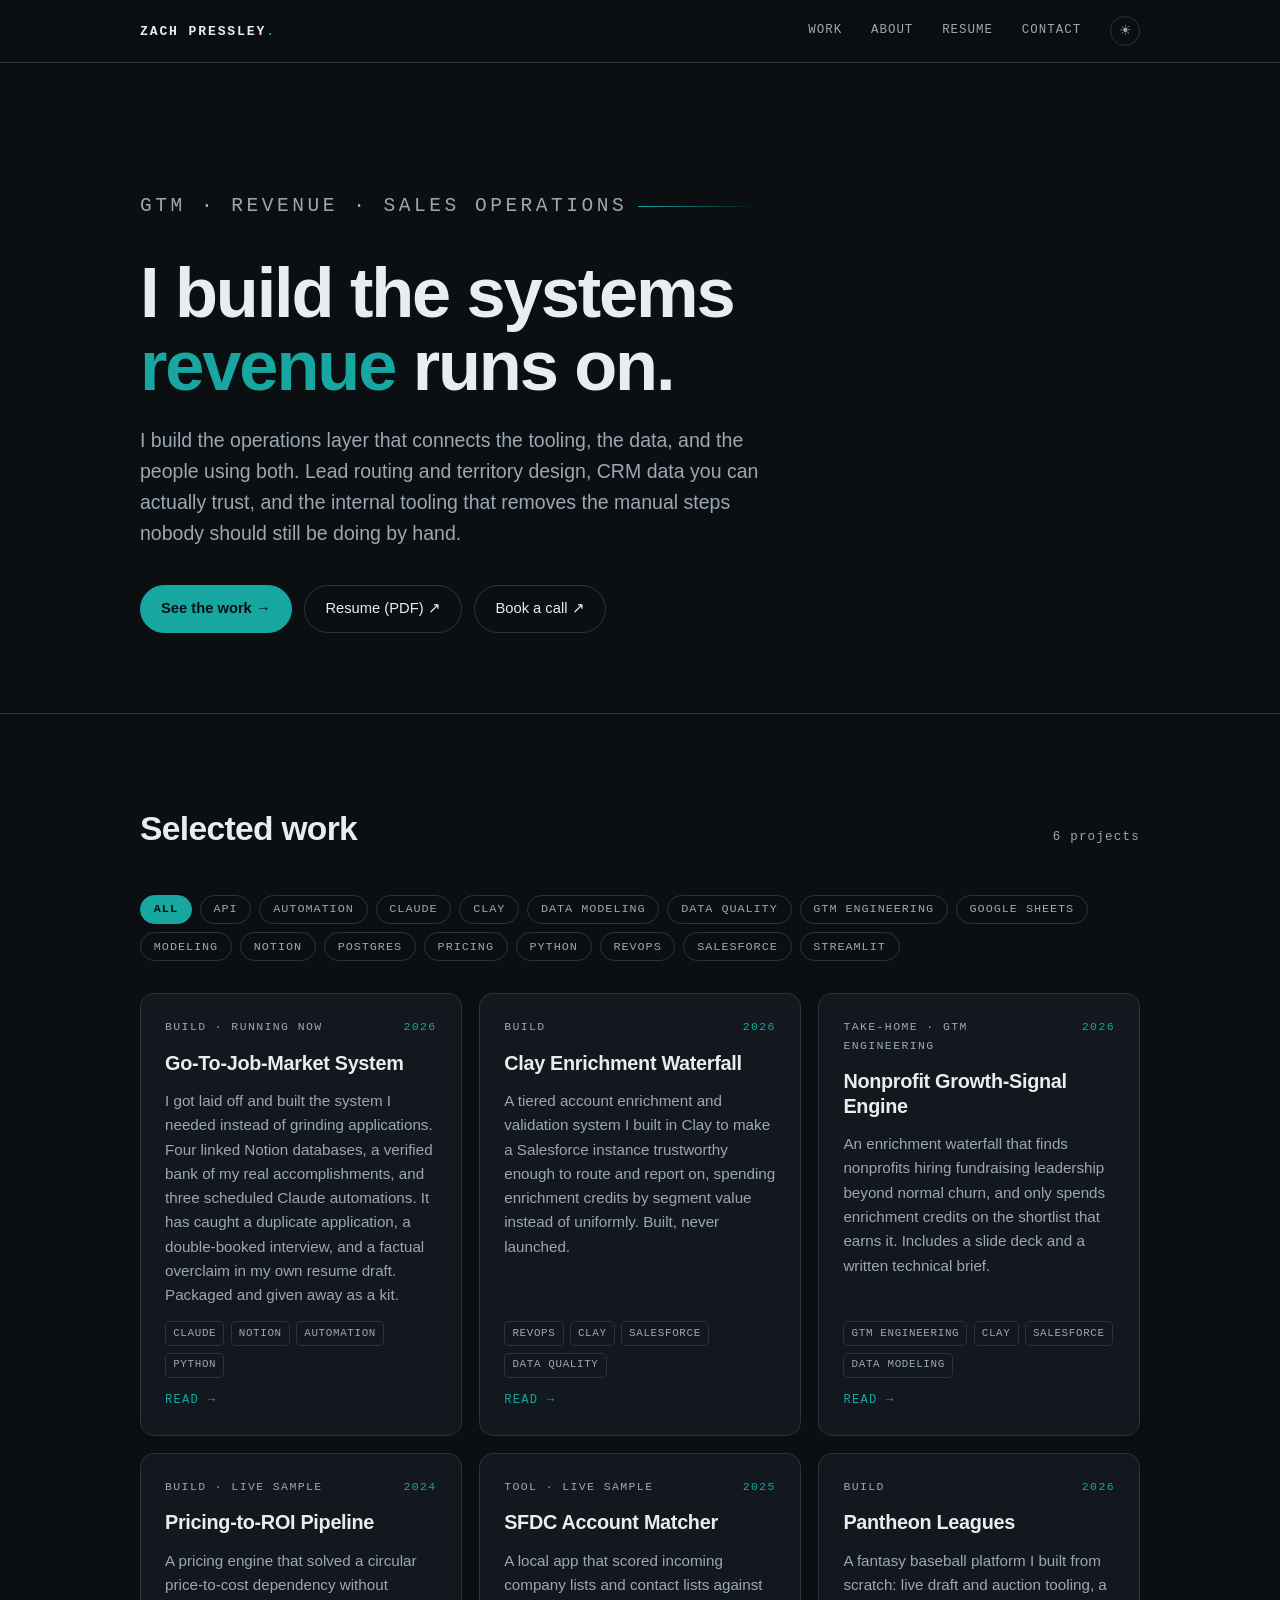
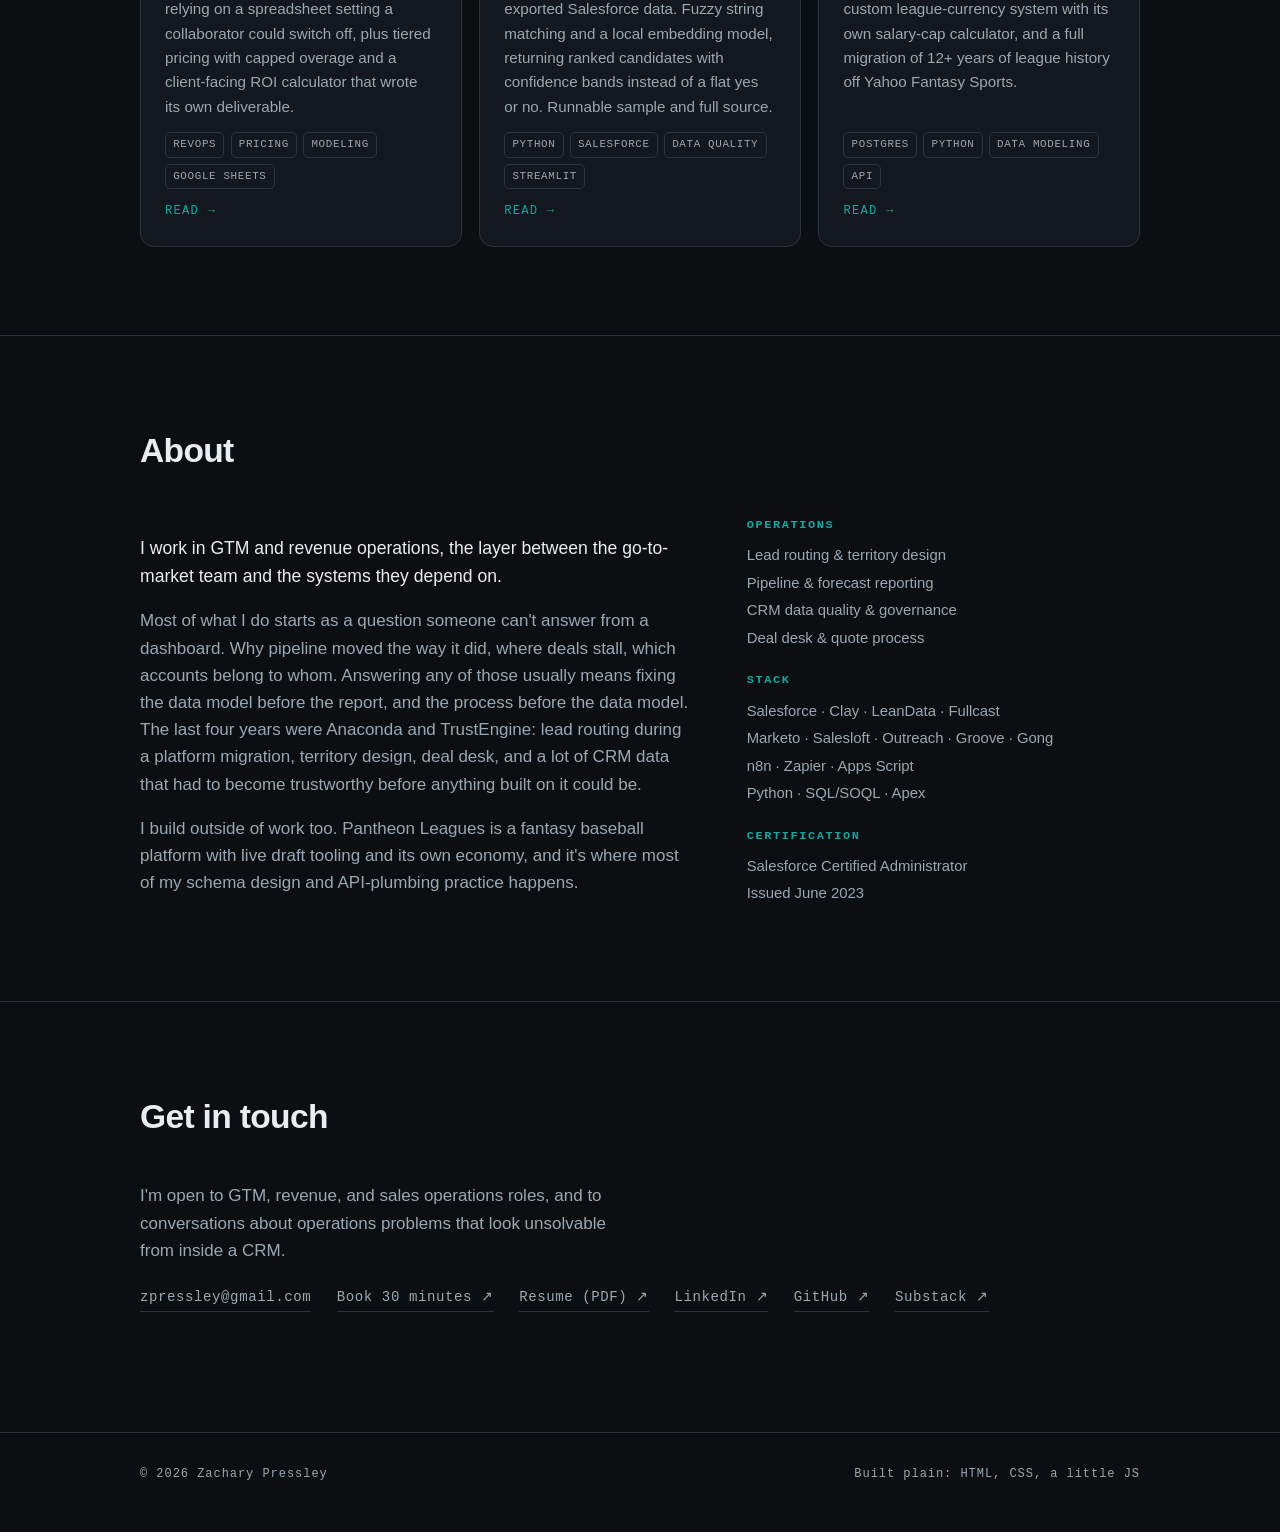
<file: index.html>
<!doctype html>
<html lang="en">
<head>
<meta charset="utf-8">
<meta name="viewport" content="width=device-width, initial-scale=1">
<title>Zachary Pressley | GTM &amp; Revenue Operations</title>
<meta name="description" content="Portfolio of Zachary Pressley. GTM, revenue, and sales operations: lead routing, territory design, CRM data quality, and the internal tooling that removes the manual steps.">
<meta name="color-scheme" content="dark light">
<link rel="canonical" href="https://zpressley.github.io/">

<meta property="og:type" content="website">
<meta property="og:site_name" content="Zachary Pressley">
<meta property="og:url" content="https://zpressley.github.io/">
<meta property="og:title" content="Zachary Pressley | GTM &amp; Revenue Operations">
<meta property="og:description" content="I build the systems revenue runs on. Lead routing, territory design, CRM data quality, and the internal tooling that removes the manual steps.">
<meta property="og:image" content="https://zpressley.github.io/assets/img/og-image.png">
<meta property="og:image:width" content="1200">
<meta property="og:image:height" content="630">
<meta property="og:image:alt" content="Zachary Pressley. I build the systems revenue runs on.">
<meta name="twitter:card" content="summary_large_image">
<meta name="twitter:title" content="Zachary Pressley | GTM &amp; Revenue Operations">
<meta name="twitter:description" content="I build the systems revenue runs on.">
<meta name="twitter:image" content="https://zpressley.github.io/assets/img/og-image.png">

<link rel="stylesheet" href="assets/css/style.css">
<link rel="icon" href="data:image/svg+xml,<svg xmlns='http://www.w3.org/2000/svg' viewBox='0 0 100 100'><rect width='100' height='100' rx='20' fill='%230b0f12'/><text y='68' x='50' text-anchor='middle' font-size='58' font-family='monospace' fill='%2317a6a0'>Z</text></svg>">
</head>
<body>

<nav class="nav">
  <div class="wrap nav__inner">
    <a class="nav__mark" href="index.html">Zach Pressley<span>.</span></a>
    <div class="nav__links">
      <a href="#work">Work</a>
      <a href="#about">About</a>
      <a href="assets/files/zach-pressley-resume.pdf" target="_blank" rel="noopener">Resume</a>
      <a href="#contact">Contact</a>
      <button class="theme-toggle" type="button" aria-label="Switch theme">☀</button>
    </div>
  </div>
</nav>

<header class="hero">
  <div class="wrap">
    <p class="eyebrow">GTM &middot; Revenue &middot; Sales Operations</p>
    <h1>I build the systems <em>revenue</em> runs on.</h1>
    <p>
      I build the operations layer that connects the tooling, the data, and the people using
      both. Lead routing and territory design, CRM data you can actually trust, and the internal
      tooling that removes the manual steps nobody should still be doing by hand.
    </p>
    <div class="cta-row">
      <a class="btn btn--primary" href="#work">See the work →</a>
      <a class="btn" href="assets/files/zach-pressley-resume.pdf" target="_blank" rel="noopener">Resume (PDF) ↗</a>
      <a class="btn" href="https://calendly.com/zpressley/30min" target="_blank" rel="noopener">Book a call ↗</a>
    </div>
  </div>
</header>

<section class="section" id="work">
  <div class="wrap">
    <div class="section__head">
      <h2>Selected work</h2>
      <span class="count" id="project-count"></span>
    </div>
    <div class="filters" id="filters"></div>

    <!-- Project cards are plain HTML on purpose, so search engines and link
         previews can read them. To add a project, copy one block. -->
    <div class="grid" id="project-grid">

      <a class="card" href="projects/job-search-ops.html">
        <div class="card__meta"><span>Build &middot; Running now</span><span class="year">2026</span></div>
        <h3>Go-To-Job-Market System</h3>
        <p>
          I got laid off and built the system I needed instead of grinding applications. Four
          linked Notion databases, a verified bank of my real accomplishments, and three scheduled
          Claude automations. It has caught a duplicate application, a double-booked interview,
          and a factual overclaim in my own resume draft. Packaged and given away as a kit.
        </p>
        <div class="tags">
          <span class="tag">Claude</span><span class="tag">Notion</span><span class="tag">Automation</span><span class="tag">Python</span>
        </div>
        <div class="card__go">Read →</div>
      </a>

      <a class="card" href="projects/clay-enrichment-waterfall.html">
        <div class="card__meta"><span>Build</span><span class="year">2026</span></div>
        <h3>Clay Enrichment Waterfall</h3>
        <p>
          A tiered account enrichment and validation system I built in Clay to make a Salesforce
          instance trustworthy enough to route and report on, spending enrichment credits by
          segment value instead of uniformly. Built, never launched.
        </p>
        <div class="tags">
          <span class="tag">RevOps</span><span class="tag">Clay</span><span class="tag">Salesforce</span><span class="tag">Data Quality</span>
        </div>
        <div class="card__go">Read →</div>
      </a>

      <a class="card" href="projects/signal-engine.html">
        <div class="card__meta"><span>Take-home &middot; GTM Engineering</span><span class="year">2026</span></div>
        <h3>Nonprofit Growth-Signal Engine</h3>
        <p>
          An enrichment waterfall that finds nonprofits hiring fundraising leadership beyond
          normal churn, and only spends enrichment credits on the shortlist that earns it.
          Includes a slide deck and a written technical brief.
        </p>
        <div class="tags">
          <span class="tag">GTM Engineering</span><span class="tag">Clay</span><span class="tag">Salesforce</span><span class="tag">Data Modeling</span>
        </div>
        <div class="card__go">Read →</div>
      </a>

      <a class="card" href="projects/pricing-roi-pipeline.html">
        <div class="card__meta"><span>Build &middot; Live sample</span><span class="year">2024</span></div>
        <h3>Pricing-to-ROI Pipeline</h3>
        <p>
          A pricing engine that solved a circular price-to-cost dependency without relying on a
          spreadsheet setting a collaborator could switch off, plus tiered pricing with capped
          overage and a client-facing ROI calculator that wrote its own deliverable.
        </p>
        <div class="tags">
          <span class="tag">RevOps</span><span class="tag">Pricing</span><span class="tag">Modeling</span><span class="tag">Google Sheets</span>
        </div>
        <div class="card__go">Read →</div>
      </a>

      <a class="card" href="projects/sfdc-account-matcher.html">
        <div class="card__meta"><span>Tool &middot; Live sample</span><span class="year">2025</span></div>
        <h3>SFDC Account Matcher</h3>
        <p>
          A local app that scored incoming company lists and contact lists against exported
          Salesforce data. Fuzzy string matching and a local embedding model, returning ranked
          candidates with confidence bands instead of a flat yes or no. Runnable sample and full
          source.
        </p>
        <div class="tags">
          <span class="tag">Python</span><span class="tag">Salesforce</span><span class="tag">Data Quality</span><span class="tag">Streamlit</span>
        </div>
        <div class="card__go">Read →</div>
      </a>

      <a class="card" href="projects/pantheon-leagues.html">
        <div class="card__meta"><span>Build</span><span class="year">2026</span></div>
        <h3>Pantheon Leagues</h3>
        <p>
          A fantasy baseball platform I built from scratch: live draft and auction tooling, a
          custom league-currency system with its own salary-cap calculator, and a full migration
          of 12+ years of league history off Yahoo Fantasy Sports.
        </p>
        <div class="tags">
          <span class="tag">Postgres</span><span class="tag">Python</span><span class="tag">Data Modeling</span><span class="tag">API</span>
        </div>
        <div class="card__go">Read →</div>
      </a>

    </div>
  </div>
</section>

<section class="section" id="about">
  <div class="wrap">
    <div class="section__head"><h2>About</h2></div>
    <div class="about">
      <div>
        <p>
          I work in GTM and revenue operations, the layer between the go-to-market team and the
          systems they depend on.
        </p>
        <p>
          Most of what I do starts as a question someone can't answer from a dashboard. Why
          pipeline moved the way it did, where deals stall, which accounts belong to whom.
          Answering any of those usually means fixing the data model before the report, and the
          process before the data model. The last four years were Anaconda and TrustEngine: lead
          routing during a platform migration, territory design, deal desk, and a lot of CRM data
          that had to become trustworthy before anything built on it could be.
        </p>
        <p>
          I build outside of work too. Pantheon Leagues is a fantasy baseball platform with live
          draft tooling and its own economy, and it's where most of my schema design and
          API-plumbing practice happens.
        </p>
      </div>
      <div class="stack-list">
        <div>
          <h4>Operations</h4>
          <ul>
            <li>Lead routing &amp; territory design</li>
            <li>Pipeline &amp; forecast reporting</li>
            <li>CRM data quality &amp; governance</li>
            <li>Deal desk &amp; quote process</li>
          </ul>
        </div>
        <div>
          <h4>Stack</h4>
          <ul>
            <li>Salesforce · Clay · LeanData · Fullcast</li>
            <li>Marketo · Salesloft · Outreach · Groove · Gong</li>
            <li>n8n · Zapier · Apps Script</li>
            <li>Python · SQL/SOQL · Apex</li>
          </ul>
        </div>
        <div>
          <h4>Certification</h4>
          <ul>
            <!-- Verification link goes here once you send it:
                 <li><a href="URL" target="_blank" rel="noopener">Salesforce Certified Administrator ↗</a></li> -->
            <li>Salesforce Certified Administrator</li>
            <li>Issued June 2023</li>
          </ul>
        </div>
      </div>
    </div>
  </div>
</section>

<section class="section" id="contact">
  <div class="wrap">
    <div class="section__head"><h2>Get in touch</h2></div>
    <p style="max-width:52ch;color:var(--text-dim);margin:0">
      I'm open to GTM, revenue, and sales operations roles, and to conversations about
      operations problems that look unsolvable from inside a CRM.
    </p>
    <div class="contact-row">
      <a href="mailto:zpressley@gmail.com">zpressley@gmail.com</a>
      <a href="https://calendly.com/zpressley/30min" target="_blank" rel="noopener">Book 30 minutes ↗</a>
      <a href="assets/files/zach-pressley-resume.pdf" target="_blank" rel="noopener">Resume (PDF) ↗</a>
      <a href="https://www.linkedin.com/in/zdpressley" target="_blank" rel="noopener">LinkedIn ↗</a>
      <a href="https://github.com/zpressley" target="_blank" rel="noopener">GitHub ↗</a>
      <a href="https://zachpressley.substack.com" target="_blank" rel="noopener">Substack ↗</a>
    </div>
  </div>
</section>

<footer class="footer">
  <div class="wrap footer__inner">
    <span>© <span id="year">2026</span> Zachary Pressley</span>
    <span>Built plain: HTML, CSS, a little JS</span>
  </div>
</footer>

<script src="assets/js/main.js"></script>
</body>
</html>
</file>
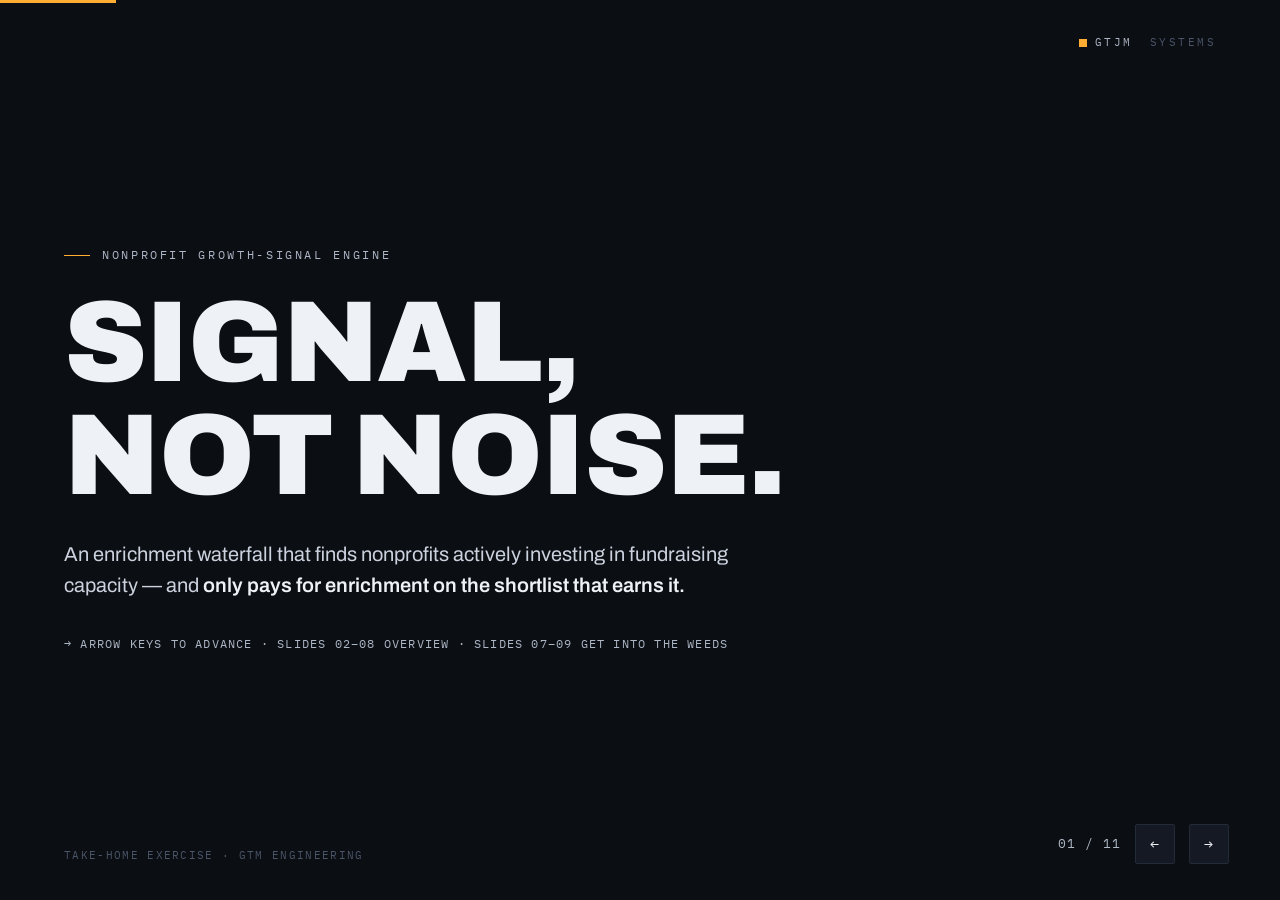
<file: decks/signal-not-noise.html>
<!doctype html>
<html lang="en">
<head>
<meta charset="utf-8">
<meta name="viewport" content="width=device-width, initial-scale=1">
<meta name="description" content="Signal, Not Noise — a nonprofit growth-signal engine. An enrichment waterfall that finds nonprofits actively investing in fundraising capacity and only pays for enrichment on the shortlist that earns it.">
<meta name="color-scheme" content="dark">
<title>Signal, Not Noise</title>
<link rel="stylesheet" href="https://fonts.googleapis.com/css2?family=Archivo:wght@400;500;600;700;800;900&family=IBM+Plex+Mono:wght@400;500;600&display=swap">
<style>
  /* Committed single-theme dark deck — every color painted explicitly */
  :root{
    --ink:#0B0E13; --panel:#141923; --panel2:#10141C; --line:#232B38;
    --text:#EEF1F5; --mut:#AEB7C6; --body:#CBD2DE; --dim:#4A5568;
    --amber:#FFAD33; --amber-dim:rgba(255,173,51,.14);
    --disp:'Archivo',system-ui,sans-serif;
    --mono:'IBM Plex Mono',ui-monospace,monospace;
  }
  *{margin:0;padding:0;box-sizing:border-box}
  html,body{height:100%}
  body{background:var(--ink);color:var(--text);font-family:var(--disp);font-size:16px;line-height:1.55;overflow:hidden}
  ::selection{background:var(--amber);color:var(--ink)}

  .stage{position:fixed;inset:0;overflow:hidden}
  .slide{position:absolute;inset:0;padding:clamp(28px,5vh,64px) clamp(24px,5vw,80px);
    display:flex;flex-direction:column;opacity:0;visibility:hidden;transform:translateY(14px);
    transition:opacity .45s ease,transform .45s ease,visibility 0s .45s;overflow-y:auto}
  .slide.on{opacity:1;visibility:visible;transform:none;transition:opacity .45s ease,transform .45s ease,visibility 0s}
  .inner{width:100%;max-width:1180px;margin:auto}

  /* chrome */
  .bar{position:fixed;top:0;left:0;height:3px;background:var(--amber);width:0;transition:width .4s ease;z-index:40}
  .nav{position:fixed;right:clamp(20px,4vw,56px);bottom:clamp(18px,4vh,36px);z-index:40;
    display:flex;align-items:center;gap:14px;font-family:var(--mono);font-size:13px;color:var(--mut)}
  .nav button{background:var(--panel);border:1px solid var(--line);color:var(--text);width:40px;height:40px;
    border-radius:2px;font-size:15px;cursor:pointer;font-family:var(--mono);transition:border-color .2s,color .2s}
  .nav button:hover{border-color:var(--amber);color:var(--amber)}
  .nav button:focus-visible{outline:2px solid var(--amber);outline-offset:2px}
  .counter{font-variant-numeric:tabular-nums;letter-spacing:.08em}
  .deckfoot{position:fixed;left:clamp(24px,5vw,80px);bottom:clamp(18px,4vh,36px);z-index:40;
    font-family:var(--mono);font-size:11px;letter-spacing:.12em;color:var(--dim);text-transform:uppercase}
  .firmmark{position:fixed;right:clamp(24px,5vw,80px);top:clamp(20px,4vh,34px);z-index:40;
    font-family:var(--mono);font-size:11px;letter-spacing:.22em;text-transform:uppercase;color:var(--mut);
    display:flex;align-items:center;gap:8px}
  .firmmark::before{content:"";width:8px;height:8px;background:var(--amber)}
  .firmmark span{color:var(--dim)}

  /* type system */
  .eyebrow{font-family:var(--mono);font-size:12px;letter-spacing:.22em;text-transform:uppercase;color:var(--mut);
    display:flex;align-items:center;gap:12px;margin-bottom:clamp(14px,2.5vh,26px)}
  .eyebrow::before{content:"";width:26px;height:1px;background:var(--amber);flex:none}
  .eyebrow .tag{border:1px solid var(--line);padding:3px 8px;color:var(--amber);border-radius:2px}
  h1,h2{font-weight:900;text-transform:uppercase;letter-spacing:-.01em;line-height:.98;text-wrap:balance}
  h1{font-size:clamp(46px,9vw,118px)}
  h2{font-size:clamp(30px,4.6vw,54px);margin-bottom:clamp(16px,3vh,30px)}
  .lede{font-size:clamp(16px,1.6vw,20px);color:var(--body);max-width:62ch}
  .lede strong,.lede b{color:var(--text);font-weight:600}
  .money{color:var(--amber);font-weight:600}
  .knum{font-family:var(--mono);color:var(--mut);font-size:12px;letter-spacing:.1em}

  /* minimap — recurring element */
  .minimap{display:flex;align-items:stretch;gap:0;margin-top:clamp(20px,4vh,40px);
    font-family:var(--mono);font-size:11px;letter-spacing:.14em;text-transform:uppercase;user-select:none}
  .mm{flex:1;border:1px solid var(--line);border-left:none;padding:10px 14px;color:var(--dim);
    display:flex;justify-content:space-between;gap:10px;align-items:center;background:var(--panel2)}
  .mm:first-child{border-left:1px solid var(--line)}
  .mm .cost{font-size:10px;color:var(--dim)}
  .mm.done{color:var(--mut)} .mm.done .tick{color:var(--mut)}
  .mm.now{color:var(--text);border-color:var(--text);border-left:1px solid var(--text);background:var(--panel)}
  .mm.now.paid{color:var(--amber);border-color:var(--amber);border-left:1px solid var(--amber);background:var(--amber-dim)}
  .mm.now .cost,.mm.now.paid .cost{color:inherit}

  /* panels & grids */
  .grid2{display:grid;grid-template-columns:1fr 1fr;gap:clamp(14px,2vw,24px)}
  .grid3{display:grid;grid-template-columns:repeat(3,1fr);gap:clamp(14px,2vw,24px)}
  .card{background:var(--panel);border:1px solid var(--line);border-radius:2px;padding:clamp(16px,2vw,24px)}
  .card h3{font-size:15px;font-weight:700;text-transform:uppercase;letter-spacing:.06em;margin-bottom:8px}
  .card p{font-size:14.5px;color:var(--body)}
  .card p b{color:var(--text);font-weight:600}
  .card .knum{display:block;margin-bottom:10px}

  figure{margin:0}
  figure svg{display:block;max-width:100%;height:auto}
  figcaption{font-family:var(--mono);font-size:12px;color:var(--mut);margin-top:10px;letter-spacing:.04em}

  /* barbell svg states */
  .bb .seg{transition:opacity .3s}
  .bb text{font-family:var(--mono);letter-spacing:.08em}
  .bb .box{fill:var(--panel);stroke:var(--dim);stroke-width:1.5}
  .bb .wire{stroke:var(--dim);stroke-width:1.2;fill:none}
  .bb .lab{fill:var(--dim);font-size:12px;text-transform:uppercase}
  .bb .sub{fill:var(--dim);font-size:11px}
  .bb .nodetxt{fill:var(--mut);font-size:12.5px;font-weight:600;letter-spacing:.1em}
  .bb .drop{stroke-dasharray:4 5}
  .bb .head{fill:var(--dim)}
  .lit-score .seg-score .head{fill:var(--text)}
  .lit-all .head{fill:var(--mut)}
  /* lit states applied via wrapper class */
  .lit-collect .seg-collect .box,.lit-score .seg-score .box,.lit-expand .seg-expand .box{stroke:var(--text)}
  .lit-collect .seg-collect .wire,.lit-score .seg-score .wire{stroke:var(--text)}
  .lit-collect .seg-collect .lab,.lit-collect .seg-collect .sub,.lit-collect .seg-collect .nodetxt,
  .lit-score .seg-score .lab,.lit-score .seg-score .sub,.lit-score .seg-score .nodetxt{fill:var(--text)}
  .lit-expand .seg-expand .box{stroke:var(--amber);fill:var(--amber-dim)}
  .lit-expand .seg-expand .wire{stroke:var(--amber)}
  .lit-expand .seg-expand .lab,.lit-expand .seg-expand .sub,.lit-expand .seg-expand .nodetxt{fill:var(--amber)}
  .lit-all .box{stroke:var(--mut)} .lit-all .wire{stroke:var(--mut)}
  .lit-all .lab,.lit-all .nodetxt{fill:var(--mut)} .lit-all .sub{fill:var(--mut)}
  /* progressive reveal: ghost segments not yet reached */
  .lit-collect .seg-score,.lit-collect .seg-expand{opacity:.28}
  .lit-score .seg-expand{opacity:.28}

  @media (max-width:820px){
    .grid2,.grid3{grid-template-columns:1fr}
    .slide{padding-bottom:96px}
    .minimap{flex-wrap:wrap}.mm{min-width:140px;border-left:1px solid var(--line)}
  }
  @media (prefers-reduced-motion:reduce){
    .slide,.bar,.bb .seg{transition:none}
  }
</style>

</head>
<body>
<div class="bar" id="bar"></div>
<div class="deckfoot">Take-Home Exercise &middot; GTM Engineering</div>
<div class="firmmark">GTJM<span>&nbsp;Systems</span></div>
<div class="nav">
  <span class="counter" id="counter">01 / 11</span>
  <button id="prev" aria-label="Previous slide">&#8592;</button>
  <button id="next" aria-label="Next slide">&#8594;</button>
</div>

<div class="stage" id="stage">

<!-- 1 · TITLE -->
<section class="slide on">
  <div class="inner">
    <div class="eyebrow"><span>Nonprofit Growth-Signal Engine</span></div>
    <h1>Signal,<br>not noise.</h1>
    <p class="lede" style="margin-top:26px">An enrichment waterfall that finds nonprofits actively investing in fundraising capacity — and <strong>only pays for enrichment on the shortlist that earns it.</strong></p>
    <p class="knum" style="margin-top:34px">&#8594; ARROW KEYS TO ADVANCE &middot; SLIDES 02&ndash;08 OVERVIEW &middot; SLIDES 07&ndash;09 GET INTO THE WEEDS</p>
  </div>
</section>

<!-- 2 · THE ASK -->
<section class="slide">
  <div class="inner">
    <div class="eyebrow"><span>01 &middot; The Ask</span></div>
    <h2>Every nonprofit hiring fundraising leadership — right now.</h2>
    <p class="lede">A sales leader wants every mid-to-large nonprofit actively hiring a <strong>Director of Development</strong> or <strong>Development Ops</strong> role:</p>
    <div class="grid3" style="margin-top:clamp(18px,3vh,30px)">
      <div class="card"><span class="knum">STEP A</span><h3>Found</h3><p>Swept from job boards and LinkedIn alerts into <b>one deduped ledger</b> — nothing missed, nothing counted twice.</p></div>
      <div class="card"><span class="knum">STEP B</span><h3>Scored</h3><p>Ranked by <b>hiring urgency against true peers</b> — not by who happens to be the biggest org in the list.</p></div>
      <div class="card"><span class="knum">STEP C</span><h3>Routed</h3><p>Real, callable contacts delivered to the right AE via <b>CRM campaign or Gong Engage</b> — fast.</p></div>
    </div>
  </div>
</section>

<!-- 3 · THE SHAPE -->
<section class="slide">
  <div class="inner lit-all">
    <div class="eyebrow"><span>02 &middot; The Shape of the System</span></div>
    <h2>Data moves like a barbell.</h2>
    <p class="lede">Many raw postings narrow to <strong>one row per company</strong>, get scored down to a small outlier shortlist, then fan back out to <strong>multiple contacts per flagged org</strong>. The two pinch points are where duplicates are made — or killed.</p>
    <figure style="margin-top:clamp(16px,3vh,28px)">
      <svg class="bb" viewBox="0 0 1040 300" role="img" aria-label="Pipeline diagram: many postings converge to one company row, pass a scoring gate, and fan out to several contacts; non-outliers drop out at the gate.">
        <!-- COLLECT: postings stack -->
        <g class="seg seg-collect">
          <rect class="box" x="60" y="47"  width="120" height="18" rx="2"/>
          <rect class="box" x="60" y="75"  width="120" height="18" rx="2"/>
          <rect class="box" x="60" y="103" width="120" height="18" rx="2"/>
          <rect class="box" x="60" y="131" width="120" height="18" rx="2"/>
          <rect class="box" x="60" y="159" width="120" height="18" rx="2"/>
          <rect class="box" x="60" y="187" width="120" height="18" rx="2"/>
          <rect class="box" x="60" y="215" width="120" height="18" rx="2"/>
          <text class="lab" x="60" y="266">Postings</text>
          <text class="sub" x="60" y="284">many &middot; scraped free</text>
        </g>
        <!-- SCORE: converge + company + gate -->
        <g class="seg seg-score">
          <line class="wire" x1="180" y1="56"  x2="348" y2="132"/>
          <line class="wire" x1="180" y1="84"  x2="348" y2="136"/>
          <line class="wire" x1="180" y1="112" x2="348" y2="139"/>
          <line class="wire" x1="180" y1="140" x2="348" y2="141"/>
          <line class="wire" x1="180" y1="168" x2="348" y2="143"/>
          <line class="wire" x1="180" y1="196" x2="348" y2="146"/>
          <line class="wire" x1="180" y1="224" x2="348" y2="150"/>
          <rect class="box" x="350" y="118" width="160" height="46" rx="2"/>
          <text class="nodetxt" x="430" y="146" text-anchor="middle">COMPANIES</text>
          <line class="wire" x1="510" y1="141" x2="570" y2="141"/>
          <polygon class="head" points="570,136 580,141 570,146"/>
          <rect class="box" x="580" y="118" width="120" height="46" rx="2"/>
          <text class="nodetxt" x="640" y="146" text-anchor="middle">SCORE</text>
          <line class="wire drop" x1="640" y1="164" x2="640" y2="220"/>
          <polygon class="head" points="635,220 640,230 645,220"/>
          <text class="sub" x="640" y="252" text-anchor="middle">below the bar &#8594; no spend, no noise</text>
          <text class="lab" x="350" y="90">dedupe &#8594; 1 row / org</text>
          <text class="lab" x="580" y="90">outliers only</text>
        </g>
        <!-- EXPAND: fan out -->
        <g class="seg seg-expand">
          <line class="wire" x1="700" y1="139" x2="828" y2="86"/>
          <line class="wire" x1="700" y1="140" x2="828" y2="113"/>
          <line class="wire" x1="700" y1="141" x2="828" y2="141"/>
          <line class="wire" x1="700" y1="142" x2="828" y2="169"/>
          <line class="wire" x1="700" y1="143" x2="828" y2="196"/>
          <rect class="box" x="832" y="77"  width="130" height="18" rx="2"/>
          <rect class="box" x="832" y="105" width="130" height="18" rx="2"/>
          <rect class="box" x="832" y="133" width="130" height="18" rx="2"/>
          <rect class="box" x="832" y="161" width="130" height="18" rx="2"/>
          <rect class="box" x="832" y="189" width="130" height="18" rx="2"/>
          <text class="lab" x="832" y="266">Contacts</text>
          <text class="sub" x="832" y="284">several per flagged org</text>
        </g>
      </svg>
      <figcaption>Every posting must prove itself against the CRM before creating a company; every contact is deduped before a credit is spent.</figcaption>
    </figure>
  </div>
</section>

<!-- 4 · COLLECT -->
<section class="slide">
  <div class="inner lit-collect">
    <div class="eyebrow"><span>03 &middot; Phase 1 &middot; Collect</span></div>
    <h2>Sweep everything. Spend nothing.</h2>
    <div class="grid3">
      <div class="card"><span class="knum">SOURCES</span><h3>Four feeds, one ledger</h3><p>Idealist, AFP Career Center, state nonprofit boards (CA, MN, MD&hellip;), plus <b>LinkedIn saved-search alert emails</b>.</p></div>
      <div class="card"><span class="knum">MACHINERY</span><h3>Cron + Cowork</h3><p>A <b>Claude Code scraper</b> on a cron job works the boards; a <b>Cowork task</b> parses LinkedIn alerts from the connected Gmail.</p></div>
      <div class="card"><span class="knum">DEDUPE</span><h3>JSON source of truth</h3><p>Matched on <b>posting URL</b> — or org + title + post date when no stable URL exists — before anything moves onward.</p></div>
    </div>
    <div class="bbclone" data-lit="lit-collect"></div>
    <div class="minimap">
      <div class="mm now"><span>1 &middot; Collect</span><span class="cost">$0</span></div>
      <div class="mm"><span>2 &middot; Score</span><span class="cost">$0</span></div>
      <div class="mm"><span>3 &middot; Expand</span><span class="cost">CREDITS</span></div>
    </div>
  </div>
</section>

<!-- 5 · SCORE -->
<section class="slide">
  <div class="inner lit-score">
    <div class="eyebrow"><span>04 &middot; Phase 2 &middot; Score</span></div>
    <h2>Compare peers, not the whole population.</h2>
    <div class="grid3">
      <div class="card"><span class="knum">COLLAPSE</span><h3>One row per org</h3><p>Postings dedupe on <b>normalized domain</b> into a Companies table — three concurrent reqs never become three companies.</p></div>
      <div class="card"><span class="knum">TIER</span><h3>Size bands</h3><p>Split by employee count — <b>Mid (50&ndash;500)</b> and <b>Large (500+)</b> — so each org is only ever measured against its real peers.</p></div>
      <div class="card"><span class="knum">FLAG</span><h3>Outliers only</h3><p>Only orgs hiring <b>beyond normal churn</b> for their tier clear the bar. Everyone else exits here, unenriched and unpaid-for.</p></div>
    </div>
    <div class="bbclone" data-lit="lit-score"></div>
    <div class="minimap">
      <div class="mm done"><span>1 &middot; Collect &#10003;</span><span class="cost">$0</span></div>
      <div class="mm now"><span>2 &middot; Score</span><span class="cost">$0</span></div>
      <div class="mm"><span>3 &middot; Expand</span><span class="cost">CREDITS</span></div>
    </div>
  </div>
</section>

<!-- 6 · EXPAND -->
<section class="slide">
  <div class="inner lit-expand">
    <div class="eyebrow"><span>05 &middot; Phase 3 &middot; Expand</span></div>
    <h2>Now — and only now — <span class="money">money moves.</span></h2>
    <div class="grid3">
      <div class="card"><span class="knum">FAN OUT</span><h3>Shortlist &#8594; people</h3><p>Each flagged org triggers <b>Find Contacts at Company</b> — target buyer titles, not just the req that tripped the flag.</p></div>
      <div class="card"><span class="knum">GATE</span><h3>Match first, spend second</h3><p>Contacts dedupe on <b>email + LinkedIn URL</b> and check the CRM <b>before</b> any paid enrichment runs.</p></div>
      <div class="card"><span class="knum">ROUTE</span><h3>Outreach-ready</h3><p>Enriched records converge into one shape and route to a <b>CRM Campaign or Gong Engage</b> flow for the right AE.</p></div>
    </div>
    <div class="bbclone" data-lit="lit-expand"></div>
    <div class="minimap">
      <div class="mm done"><span>1 &middot; Collect &#10003;</span><span class="cost">$0</span></div>
      <div class="mm done"><span>2 &middot; Score &#10003;</span><span class="cost">$0</span></div>
      <div class="mm now paid"><span>3 &middot; Expand</span><span class="cost">CREDITS SPENT HERE — ONLY HERE</span></div>
    </div>
  </div>
</section>

<!-- 7 · WEEDS: WATERFALL -->
<section class="slide">
  <div class="inner">
    <div class="eyebrow"><span class="tag">The Weeds &middot; 1 of 3</span><span>Postings Enrichment Waterfall</span></div>
    <h2>Every posting proves itself before it costs a credit.</h2>
    <div class="wf">
      <div class="wfrow">
        <div class="wfnum">1</div>
        <div class="wfbody"><h3>Match CRM by company name <span class="free">FREE</span></h3>
          <p>Runs on every new row. Match found &#8594; attach signal to the existing Account, done. No match &#8594; step 2.</p></div>
      </div>
      <div class="wfrow">
        <div class="wfnum paidnum">2</div>
        <div class="wfbody"><h3>Clay Native Enrich <span class="paid">1 CREDIT</span></h3>
          <p>Only fires when step 1 misses. Returns <b>domain, normalized name, LinkedIn URL, employee count</b> — real match keys instead of a fuzzy string.</p></div>
      </div>
      <div class="wfrow">
        <div class="wfnum">3</div>
        <div class="wfbody"><h3>Retry CRM match <span class="free">FREE</span></h3>
          <p>Cascades <b>domain &#8594; LinkedIn URL &#8594; name</b>. Match &#8594; attach to Account. Miss &#8594; flag for new-Account creation.</p></div>
      </div>
    </div>
    <div class="grid2" style="margin-top:clamp(14px,2.5vh,22px)">
      <div class="card"><span class="knum">WHY STEP 3 EXISTS</span><p>A name-only match misses abbreviations, punctuation, and &ldquo;Inc.&rdquo;-style variants. Domain and LinkedIn URL are far more reliable keys — the retry isn't working from a fuzzy string alone.</p></div>
      <div class="card"><span class="knum">MECHANICS NOTES</span><p>Clay's built-in dedupe is <b>exact-match only</b> — normalization into a shared key is the load-bearing step, not the lookup. Webhook sources cap at 50k rows/table: a non-issue at this volume, flagged if sources expand.</p></div>
    </div>
  </div>
</section>

<!-- 8 · WEEDS: SCORING MATH -->
<section class="slide">
  <div class="inner">
    <div class="eyebrow"><span class="tag">The Weeds &middot; 2 of 3</span><span>The Scoring Table</span></div>
    <h2>Statistical outliers, not raw counts.</h2>
    <figure>
      <svg class="bb" viewBox="0 0 960 190" role="img" aria-label="Strip plot of one size tier: most companies cluster inside the interquartile box; two amber points sit beyond the Q3 plus 1.5 IQR fence and are flagged with score 5.">
        <text x="40" y="30" fill="#CBD2DE" font-size="12" font-family="IBM Plex Mono,monospace" letter-spacing=".1em">ONE TIER (e.g. MID, 50&ndash;500 EMPLOYEES) &middot; CONCURRENT OPEN POSTINGS, TRAILING 90 DAYS</text>
        <line x1="40" y1="110" x2="920" y2="110" stroke="#4A5568" stroke-width="1.2"/>
        <rect x="170" y="88" width="270" height="44" fill="rgba(152,162,179,.10)" stroke="#4A5568" stroke-width="1"/>
        <text x="170" y="156" fill="#AEB7C6" font-size="11" font-family="IBM Plex Mono,monospace">Q1</text>
        <text x="428" y="156" fill="#AEB7C6" font-size="11" font-family="IBM Plex Mono,monospace">Q3</text>
        <circle cx="105" cy="110" r="5" fill="#4A5568"/><circle cx="150" cy="110" r="5" fill="#4A5568"/>
        <circle cx="205" cy="110" r="5" fill="#4A5568"/><circle cx="240" cy="110" r="5" fill="#4A5568"/>
        <circle cx="278" cy="110" r="5" fill="#4A5568"/><circle cx="312" cy="110" r="5" fill="#4A5568"/>
        <circle cx="345" cy="110" r="5" fill="#4A5568"/><circle cx="382" cy="110" r="5" fill="#4A5568"/>
        <circle cx="425" cy="110" r="5" fill="#4A5568"/><circle cx="470" cy="110" r="5" fill="#4A5568"/>
        <circle cx="530" cy="110" r="5" fill="#4A5568"/><circle cx="585" cy="110" r="5" fill="#4A5568"/>
        <line x1="660" y1="60" x2="660" y2="140" stroke="#EEF1F5" stroke-width="1.4" stroke-dasharray="5 5"/>
        <text x="660" y="48" fill="#EEF1F5" font-size="12" font-family="IBM Plex Mono,monospace" text-anchor="middle">Q3 + 1.5&times;IQR</text>
        <circle cx="740" cy="110" r="6" fill="#FFAD33"/>
        <circle cx="850" cy="110" r="6" fill="#FFAD33"/>
        <line x1="745" y1="92" x2="790" y2="70" stroke="#FFAD33" stroke-width="1.2"/>
        <text x="798" y="66" fill="#FFAD33" font-size="12" font-family="IBM Plex Mono,monospace">flagged &#8594; score 5</text>
        <text x="740" y="156" fill="#FFAD33" font-size="11" font-family="IBM Plex Mono,monospace">hiring beyond normal churn</text>
      </svg>
      <figcaption>Median + IQR within each tier — robust to the right-skew typical of small nonprofit-hiring samples.</figcaption>
    </figure>
    <div class="grid3" style="margin-top:clamp(12px,2vh,20px)">
      <div class="card"><span class="knum">PRIMARY</span><h3>Median + IQR per tier</h3><p>Flag orgs whose concurrent postings exceed <b>Q3 + 1.5&times;IQR</b> for their tier. Flagged = automatic score 5.</p></div>
      <div class="card"><span class="knum">FALLBACK</span><h3>Percentile rank</h3><p>When a tier's sample is too thin for IQR, rank by percentile in <b>bands of 20%</b> &#8594; scores 1&ndash;5.</p></div>
      <div class="card"><span class="knum">TRIGGER</span><h3>Score 5 &#8594; find contacts</h3><p>Only a 5 fires <b>Find Contacts at Company</b>. Two counts tracked separately: Dir. of Development and Dev Ops postings.</p></div>
    </div>
  </div>
</section>

<!-- 9 · WEEDS: CONTACTS -->
<section class="slide">
  <div class="inner">
    <div class="eyebrow"><span class="tag">The Weeds &middot; 3 of 3</span><span>The Contacts Table</span></div>
    <h2>Dedupe the person before enriching the person.</h2>
    <p class="lede">Raw results land, dedupe immediately on <strong>email + LinkedIn URL</strong>, then a CRM check decides the enrichment path:</p>
    <div class="grid3" style="margin-top:clamp(14px,2.5vh,24px)">
      <div class="card"><span class="knum">BRANCH 1 &middot; CRM MATCH</span><h3>Full paid cascade</h3><p>LinkedIn &#8594; email waterfall &#8594; direct phone. A recognized contact justifies the full spend: <b>confirmed profile, verified email, dial-ready number.</b></p></div>
      <div class="card"><span class="knum">BRANCH 2 &middot; NET NEW</span><h3>Cascade + routing data</h3><p>Same cascade, plus basic enrich — <b>location, title, seniority</b> — so a net-new contact carries what routing needs.</p></div>
      <div class="card"><span class="knum">BRANCH 3 &middot; RETRY</span><h3>Re-match with more data</h3><p>Cascades <b>email &#8594; LinkedIn &#8594; name</b>. Match &#8594; attach to existing contact. Miss &#8594; flag for new contact/lead creation.</p></div>
    </div>
    <div class="card" style="margin-top:clamp(12px,2vh,20px);border-color:var(--amber);background:var(--amber-dim)">
      <p style="color:var(--text)"><b class="money">Why the repeated CRM checks?</b> Clay writes to the CRM over API — which typically <b>bypasses CRM dedupe rules on object creation</b>. Matching here is the single rule keeping duplicate Accounts and Contacts out of Salesforce, and it lowers enrichment cost. Both branches converge into one outreach-ready record &#8594; <b>CRM Campaign or Gong Engage</b>.</p>
    </div>
  </div>
</section>

<!-- 10 · OBJECTIONS -->
<section class="slide">
  <div class="inner">
    <div class="eyebrow"><span>06 &middot; Design Rationale</span></div>
    <h2>The objections, answered.</h2>
    <div class="grid2">
      <div class="card"><span class="knum">&ldquo;WHY NOT SCORE BY NUMBER OF OPENINGS?&rdquo;</span><p>A raw count just re-ranks the biggest organizations. It rewards <b>size, not intent</b> — exactly the vanity metric this system exists to avoid.</p></div>
      <div class="card"><span class="knum">&ldquo;WHY NOT HAVE CLAY FIND THE POSTINGS?&rdquo;</span><p>Discovery at scale burns paid credits on records that mostly won't clear the bar. A scraper is <b>nearly free</b> — it needs an occasional Claude Code fix when a site's HTML shifts.</p></div>
      <div class="card"><span class="knum">&ldquo;WHY SO MANY CRM CHECKS?&rdquo;</span><p>API writes typically ignore CRM dedupe rules on creation. Checks are the dedupe — and they cut spend. The goal is <b>finding an opportunity, not mass enrichment</b>.</p></div>
      <div class="card"><span class="knum">&ldquo;WHAT IF THE POSTING CLOSES?&rdquo;</span><p>The lead doesn't go stale. The org already cleared the outlier bar; its contacts are <b>real, callable people</b> at a company demonstrably investing in fundraising capacity. Re-check the posting before quoting it — refresh the <b>talk track</b>, not the lead.</p></div>
    </div>
  </div>
</section>

<!-- 11 · BOTTOM LINE -->
<section class="slide">
  <div class="inner">
    <div class="eyebrow"><span>07 &middot; Bottom Line</span></div>
    <h2 style="font-size:clamp(32px,5vw,62px)">One question, answered honestly:</h2>
    <p class="lede" style="font-size:clamp(19px,2.2vw,26px);max-width:56ch;color:var(--text)">Which nonprofits are investing in fundraising capacity <span class="money">right now</span>, beyond what normal turnover explains — and <span class="money">who, specifically,</span> should an AE call about it?</p>
    <p class="lede" style="margin-top:clamp(16px,3vh,26px)">Everything after Collect exists to protect that answer from <strong>noise, duplication, and unnecessary spend.</strong></p>
    <div class="minimap" style="max-width:760px">
      <div class="mm done"><span>Collect &#10003;</span><span class="cost">$0</span></div>
      <div class="mm done"><span>Score &#10003;</span><span class="cost">$0</span></div>
      <div class="mm now paid"><span>Expand</span><span class="cost">SHORTLIST ONLY</span></div>
    </div>
  </div>
</section>

</div><!-- /stage -->

<style>
  /* waterfall rows (weeds slide 1) */
  .wf{display:flex;flex-direction:column}
  .wfrow{display:grid;grid-template-columns:56px 1fr;gap:18px;align-items:start;position:relative;
    padding:clamp(10px,1.6vh,16px) 0}
  .wfrow + .wfrow{border-top:1px dashed var(--line)}
  .wfnum{width:40px;height:40px;border:1.5px solid var(--mut);border-radius:2px;display:flex;align-items:center;
    justify-content:center;font-family:var(--mono);font-weight:600;font-size:16px;color:var(--text);background:var(--panel)}
  .wfnum.paidnum{border-color:var(--amber);color:var(--amber);background:var(--amber-dim)}
  .wfbody h3{font-size:16px;font-weight:700;text-transform:uppercase;letter-spacing:.05em;display:flex;gap:12px;align-items:center;flex-wrap:wrap}
  .wfbody p{font-size:14.5px;color:var(--body);max-width:78ch;margin-top:4px}
  .wfbody p b{color:var(--text);font-weight:600}
  .free,.paid{font-family:var(--mono);font-size:10px;letter-spacing:.18em;padding:3px 8px;border-radius:2px}
  .free{color:var(--mut);border:1px solid var(--line)}
  .paid{color:var(--ink);background:var(--amber);font-weight:600}
  .bbclone{margin-top:clamp(14px,2.5vh,24px)}
  .bbclone svg{display:block;max-width:820px;height:auto}
</style>

<script>
(function(){
  var slides=[].slice.call(document.querySelectorAll('.slide'));
  var i=0,bar=document.getElementById('bar'),counter=document.getElementById('counter');
  var pad=function(n){return (n<10?'0':'')+n};

  // clone master barbell into phase slides, lit per phase
  var master=document.querySelector('.bb');
  [].slice.call(document.querySelectorAll('.bbclone')).forEach(function(ph,k){
    var svg=master.cloneNode(true);
    var fig=document.createElement('figure'); fig.appendChild(svg); ph.appendChild(fig);
  });

  function go(n){
    if(n<0||n>=slides.length||n===i&&slides[n].classList.contains('on'))return;
    slides[i].classList.remove('on'); i=n; slides[i].classList.add('on');
    render();
  }
  function render(){
    bar.style.width=((i+1)/slides.length*100)+'%';
    counter.textContent=pad(i+1)+' / '+pad(slides.length);
    slides[i].scrollTop=0;
  }
  document.getElementById('next').addEventListener('click',function(){go(i+1)});
  document.getElementById('prev').addEventListener('click',function(){go(i-1)});
  document.addEventListener('keydown',function(e){
    if(e.key==='ArrowRight'||e.key==='PageDown'||e.key===' '&&!e.shiftKey){e.preventDefault();go(i+1)}
    else if(e.key==='ArrowLeft'||e.key==='PageUp'||e.key===' '&&e.shiftKey){e.preventDefault();go(i-1)}
    else if(e.key==='Home'){go(0)} else if(e.key==='End'){go(slides.length-1)}
  });
  // touch swipe
  var tx=null;
  document.addEventListener('touchstart',function(e){tx=e.touches[0].clientX},{passive:true});
  document.addEventListener('touchend',function(e){
    if(tx===null)return; var dx=e.changedTouches[0].clientX-tx;
    if(Math.abs(dx)>60){dx<0?go(i+1):go(i-1)} tx=null;
  },{passive:true});
  render();
})();
</script>
</body>
</html>
</file>
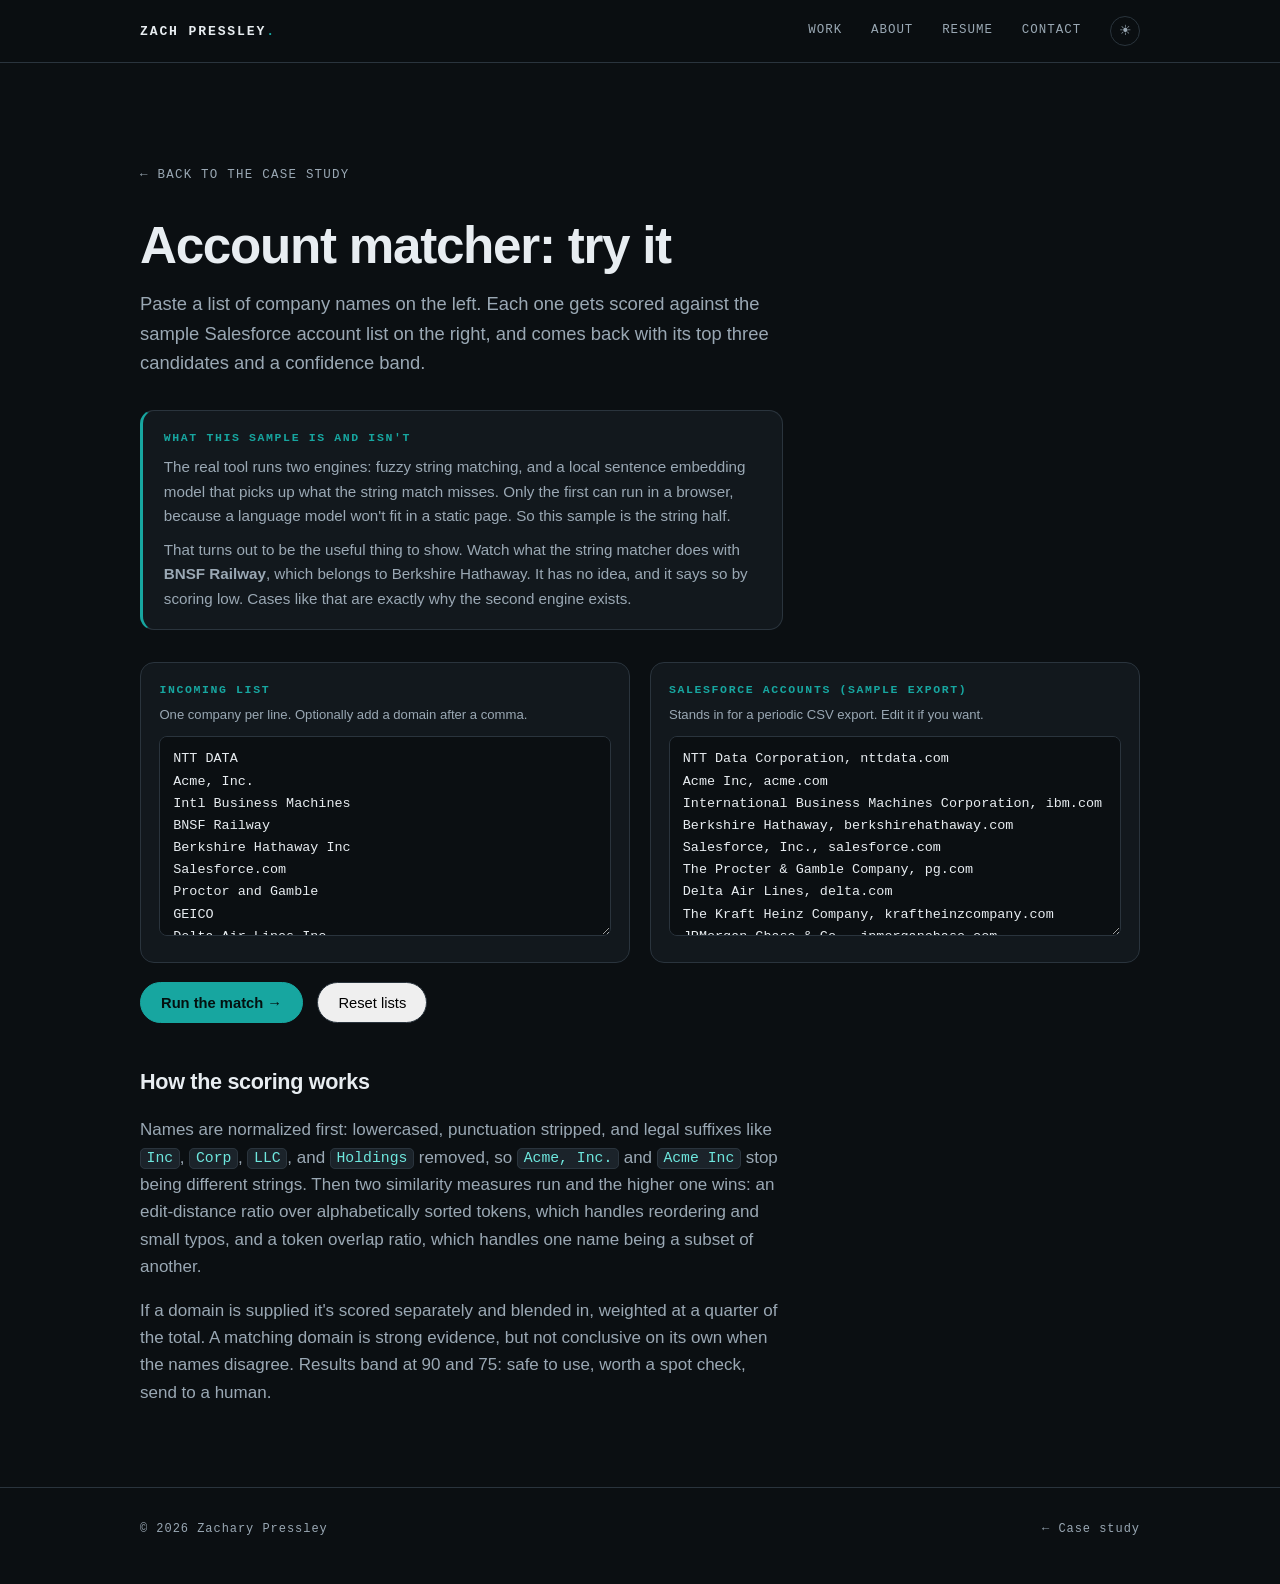
<file: demo/account-matcher.html>
<!doctype html>
<html lang="en">
<head>
<meta charset="utf-8">
<meta name="viewport" content="width=device-width, initial-scale=1">
<title>Account matcher: try it | Zachary Pressley</title>
<meta name="description" content="A runnable sample of the SFDC Account Matcher: paste company names, get ranked candidate matches against a sample Salesforce account list with confidence bands.">
<meta name="color-scheme" content="dark light">
<link rel="canonical" href="https://zpressley.github.io/demo/account-matcher.html">

<meta property="og:type" content="article">
<meta property="og:site_name" content="Zachary Pressley">
<meta property="og:url" content="https://zpressley.github.io/demo/account-matcher.html">
<meta property="og:title" content="Account Matcher: try it">
<meta property="og:description" content="A runnable sample of the SFDC Account Matcher: paste company names, get ranked candidate matches against a sample Salesforce account list with confidence bands.">
<meta property="og:image" content="https://zpressley.github.io/assets/img/og/demo-account-matcher.png">
<meta property="og:image:width" content="1200">
<meta property="og:image:height" content="630">
<meta property="og:image:alt" content="Account Matcher: try it">
<meta name="twitter:card" content="summary_large_image">
<meta name="twitter:title" content="Account Matcher: try it">
<meta name="twitter:description" content="A runnable sample of the SFDC Account Matcher: paste company names, get ranked candidate matches against a sample Salesforce account list with confidence bands.">
<meta name="twitter:image" content="https://zpressley.github.io/assets/img/og/demo-account-matcher.png">
<link rel="stylesheet" href="../assets/css/style.css">
<style>
  .demo-grid { display: grid; grid-template-columns: 1fr 1fr; gap: 1.2rem; margin: 1.8rem 0 1.2rem; }
  @media (max-width: 800px) { .demo-grid { grid-template-columns: 1fr; } }

  .pane { border: 1px solid var(--line); border-radius: var(--radius); background: var(--ink-2); padding: 1.1rem 1.15rem; }
  .pane h3 {
    font-family: var(--mono); font-size: .72rem; letter-spacing: .14em; text-transform: uppercase;
    color: var(--accent); margin: 0 0 .3rem;
  }
  .pane .hint { font-size: .82rem; color: var(--text-dim); margin: 0 0 .7rem; }

  textarea {
    width: 100%; min-height: 200px; resize: vertical;
    background: var(--ink); color: var(--text);
    border: 1px solid var(--line); border-radius: 8px; padding: .7rem .8rem;
    font-family: var(--mono); font-size: .84rem; line-height: 1.65;
  }
  textarea:focus { outline: none; border-color: var(--accent); }

  .run-row { display: flex; align-items: center; gap: .9rem; flex-wrap: wrap; margin-bottom: 1.6rem; }
  .run-row .status { font-family: var(--mono); font-size: .78rem; color: var(--text-dim); }

  .band {
    font-family: var(--mono); font-size: .66rem; letter-spacing: .1em; text-transform: uppercase;
    padding: .16rem .45rem; border-radius: 4px; border: 1px solid var(--line); white-space: nowrap;
  }
  .band--high   { color: #7ee0b8; border-color: #2c6b55; background: rgba(46,160,120,.14); }
  .band--medium { color: #e8c37a; border-color: #6d5624; background: rgba(200,150,50,.14); }
  .band--review { color: #e79a9a; border-color: #6d3434; background: rgba(190,80,80,.14); }

  .score { font-family: var(--mono); font-variant-numeric: tabular-nums; }
  .cand { color: var(--text); }
  .cand + .cand { margin-top: .3rem; }
  .cand--alt { color: var(--text-dim); font-size: .88em; }
  .in-name { font-weight: 600; color: var(--text); }
  tbody tr.miss td { background: rgba(190,80,80,.05); }
</style>
</head>
<body>

<nav class="nav">
  <div class="wrap nav__inner">
    <a class="nav__mark" href="../index.html">Zach Pressley<span>.</span></a>
    <div class="nav__links">
      <a href="../index.html#work">Work</a>
      <a href="../index.html#about">About</a>
      <a href="../assets/files/zach-pressley-resume.pdf" target="_blank" rel="noopener">Resume</a>
      <a href="../index.html#contact">Contact</a>
      <button class="theme-toggle" type="button" aria-label="Switch theme">☀</button>
    </div>
  </div>
</nav>

<main class="case">
  <div class="wrap">
    <a class="back" href="../projects/sfdc-account-matcher.html">← Back to the case study</a>

    <h1>Account matcher: try it</h1>
    <p class="case__lede">
      Paste a list of company names on the left. Each one gets scored against the sample
      Salesforce account list on the right, and comes back with its top three candidates and a
      confidence band.
    </p>

    <div class="callout">
      <h4>What this sample is and isn't</h4>
      <p>
        The real tool runs two engines: fuzzy string matching, and a local sentence embedding
        model that picks up what the string match misses. Only the first can run in a browser,
        because a language model won't fit in a static page. So this sample is the string half.
      </p>
      <p>
        That turns out to be the useful thing to show. Watch what the string matcher does with
        <strong>BNSF Railway</strong>, which belongs to Berkshire Hathaway. It has no idea, and
        it says so by scoring low. Cases like that are exactly why the second engine exists.
      </p>
    </div>

    <div class="demo-grid">
      <div class="pane">
        <h3>Incoming list</h3>
        <p class="hint">One company per line. Optionally add a domain after a comma.</p>
        <textarea id="input-list" spellcheck="false"></textarea>
      </div>
      <div class="pane">
        <h3>Salesforce accounts (sample export)</h3>
        <p class="hint">Stands in for a periodic CSV export. Edit it if you want.</p>
        <textarea id="account-list" spellcheck="false"></textarea>
      </div>
    </div>

    <div class="run-row">
      <button class="btn btn--primary" type="button" id="run">Run the match →</button>
      <button class="btn" type="button" id="reset">Reset lists</button>
      <span class="status" id="status"></span>
    </div>

    <div class="table-wrap" id="results-wrap" hidden>
      <table>
        <thead>
          <tr>
            <th>Incoming</th>
            <th>Top candidates</th>
            <th>Confidence</th>
            <th>Band</th>
          </tr>
        </thead>
        <tbody id="results"></tbody>
      </table>
    </div>

    <div class="prose">
      <h2>How the scoring works</h2>
      <p>
        Names are normalized first: lowercased, punctuation stripped, and legal suffixes like
        <code>Inc</code>, <code>Corp</code>, <code>LLC</code>, and <code>Holdings</code> removed,
        so <code>Acme, Inc.</code> and <code>Acme Inc</code> stop being different strings. Then two
        similarity measures run and the higher one wins: an edit-distance ratio over alphabetically
        sorted tokens, which handles reordering and small typos, and a token overlap ratio, which
        handles one name being a subset of another.
      </p>
      <p>
        If a domain is supplied it's scored separately and blended in, weighted at a quarter of
        the total. A matching domain is strong evidence, but not conclusive on its own when the
        names disagree. Results band at 90 and 75: safe to use, worth a spot check, send to a
        human.
      </p>
    </div>
  </div>
</main>

<footer class="footer">
  <div class="wrap footer__inner">
    <span>© <span id="year">2026</span> Zachary Pressley</span>
    <a href="../projects/sfdc-account-matcher.html">← Case study</a>
  </div>
</footer>

<script src="../assets/js/main.js"></script>
<script>
(function () {
  "use strict";

  var SAMPLE_INPUT = [
    "NTT DATA",
    "Acme, Inc.",
    "Intl Business Machines",
    "BNSF Railway",
    "Berkshire Hathaway Inc",
    "Salesforce.com",
    "Proctor and Gamble",
    "GEICO",
    "Delta Air Lines Inc.",
    "Kraft Heinz Co",
    "JP Morgan Chase & Co, jpmorganchase.com",
    "Zeta Manufacturing Group"
  ].join("\n");

  var SAMPLE_ACCOUNTS = [
    "NTT Data Corporation, nttdata.com",
    "Acme Inc, acme.com",
    "International Business Machines Corporation, ibm.com",
    "Berkshire Hathaway, berkshirehathaway.com",
    "Salesforce, Inc., salesforce.com",
    "The Procter & Gamble Company, pg.com",
    "Delta Air Lines, delta.com",
    "The Kraft Heinz Company, kraftheinzcompany.com",
    "JPMorgan Chase & Co., jpmorganchase.com",
    "Zeta Manufacturing Holdings LLC, zetamfg.com",
    "Alphabet Inc., abc.xyz",
    "Microsoft Corporation, microsoft.com",
    "Oracle Corporation, oracle.com",
    "Snowflake Inc., snowflake.com",
    "Databricks, databricks.com",
    "Amazon Web Services, aws.amazon.com",
    "Cisco Systems Inc, cisco.com",
    "Accenture plc, accenture.com",
    "Deloitte Touche Tohmatsu, deloitte.com",
    "Union Pacific Railroad, up.com"
  ].join("\n");

  var SUFFIXES = ["inc","incorporated","corp","corporation","co","company","llc","llp","ltd",
                  "limited","plc","sa","nv","ag","gmbh","holdings","holding","group","the"];

  function normalize(s) {
    var t = s.toLowerCase()
             .replace(/&/g, " and ")
             .replace(/[^a-z0-9\s]/g, " ")
             .replace(/\s+/g, " ")
             .trim();
    var toks = t.split(" ").filter(function (w) {
      return w && SUFFIXES.indexOf(w) === -1;
    });
    return toks.length ? toks : t.split(" ").filter(Boolean);
  }

  function levenshtein(a, b) {
    if (a === b) return 0;
    if (!a.length) return b.length;
    if (!b.length) return a.length;
    var prev = new Array(b.length + 1), cur = new Array(b.length + 1), i, j;
    for (j = 0; j <= b.length; j++) prev[j] = j;
    for (i = 1; i <= a.length; i++) {
      cur[0] = i;
      for (j = 1; j <= b.length; j++) {
        cur[j] = Math.min(prev[j] + 1, cur[j - 1] + 1,
                          prev[j - 1] + (a.charAt(i - 1) === b.charAt(j - 1) ? 0 : 1));
      }
      for (j = 0; j <= b.length; j++) prev[j] = cur[j];
    }
    return prev[b.length];
  }

  function ratio(a, b) {
    if (!a.length && !b.length) return 100;
    var d = levenshtein(a, b);
    return Math.round((1 - d / Math.max(a.length, b.length)) * 100);
  }

  function tokenSortRatio(ta, tb) {
    return ratio(ta.slice().sort().join(" "), tb.slice().sort().join(" "));
  }

  function tokenSetRatio(ta, tb) {
    var setA = {}, shared = 0;
    ta.forEach(function (t) { setA[t] = true; });
    tb.forEach(function (t) { if (setA[t]) shared++; });
    var denom = Math.min(ta.length, tb.length);
    return denom ? Math.round((shared / denom) * 100) : 0;
  }

  function nameScore(a, b) {
    var ta = normalize(a), tb = normalize(b);
    return Math.max(tokenSortRatio(ta, tb), tokenSetRatio(ta, tb));
  }

  function parseLine(line) {
    var parts = line.split(",");
    var domain = "";
    // treat a trailing part that looks like a domain as the domain
    if (parts.length > 1 && /^[\s]*[a-z0-9.-]+\.[a-z]{2,}[\s]*$/i.test(parts[parts.length - 1])) {
      domain = parts.pop().trim().toLowerCase();
    }
    return { name: parts.join(",").trim(), domain: domain };
  }

  function band(score) {
    if (score >= 90) return { cls: "band--high",   label: "High" };
    if (score >= 75) return { cls: "band--medium", label: "Medium" };
    return { cls: "band--review", label: "Review" };
  }

  function esc(s) {
    return String(s).replace(/[&<>"]/g, function (c) {
      return { "&": "&amp;", "<": "&lt;", ">": "&gt;", '"': "&quot;" }[c];
    });
  }

  var inputEl = document.getElementById("input-list");
  var acctEl = document.getElementById("account-list");
  var body = document.getElementById("results");
  var wrap = document.getElementById("results-wrap");
  var status = document.getElementById("status");

  function reset() {
    inputEl.value = SAMPLE_INPUT;
    acctEl.value = SAMPLE_ACCOUNTS;
    wrap.hidden = true;
    body.innerHTML = "";
    status.textContent = "";
  }

  function run() {
    var inputs = inputEl.value.split("\n").map(function (l) { return l.trim(); })
                        .filter(Boolean).map(parseLine);
    var accounts = acctEl.value.split("\n").map(function (l) { return l.trim(); })
                          .filter(Boolean).map(parseLine);

    if (!inputs.length || !accounts.length) {
      status.textContent = "Need at least one line on each side.";
      return;
    }

    var rows = inputs.map(function (inp) {
      var scored = accounts.map(function (acct) {
        var n = nameScore(inp.name, acct.name);
        var combined = n;
        if (inp.domain && acct.domain) {
          var d = inp.domain === acct.domain ? 100 : ratio(inp.domain, acct.domain);
          combined = Math.round(n * 0.75 + d * 0.25);
        }
        return { name: acct.name, name_score: n, score: combined };
      }).sort(function (a, b) { return b.score - a.score; }).slice(0, 3);
      return { input: inp, candidates: scored };
    });

    body.innerHTML = rows.map(function (r) {
      var top = r.candidates[0];
      var bd = band(top.score);
      var cands = r.candidates.map(function (c, i) {
        return '<div class="cand' + (i ? " cand--alt" : "") + '">' +
               esc(c.name) + ' <span class="score">' + c.score + '</span></div>';
      }).join("");
      return '<tr class="' + (top.score < 75 ? "miss" : "") + '">' +
             '<td><span class="in-name">' + esc(r.input.name) + "</span>" +
             (r.input.domain ? '<div class="cand--alt">' + esc(r.input.domain) + "</div>" : "") +
             "</td>" +
             "<td>" + cands + "</td>" +
             '<td class="score">' + top.score + "</td>" +
             '<td><span class="band ' + bd.cls + '">' + bd.label + "</span></td>" +
             "</tr>";
    }).join("");

    var flagged = rows.filter(function (r) { return r.candidates[0].score < 75; }).length;
    status.textContent = rows.length + " scored · " + flagged + " flagged for review";
    wrap.hidden = false;
  }

  document.getElementById("run").addEventListener("click", run);
  document.getElementById("reset").addEventListener("click", reset);
  reset();
})();
</script>
</body>
</html>
</file>
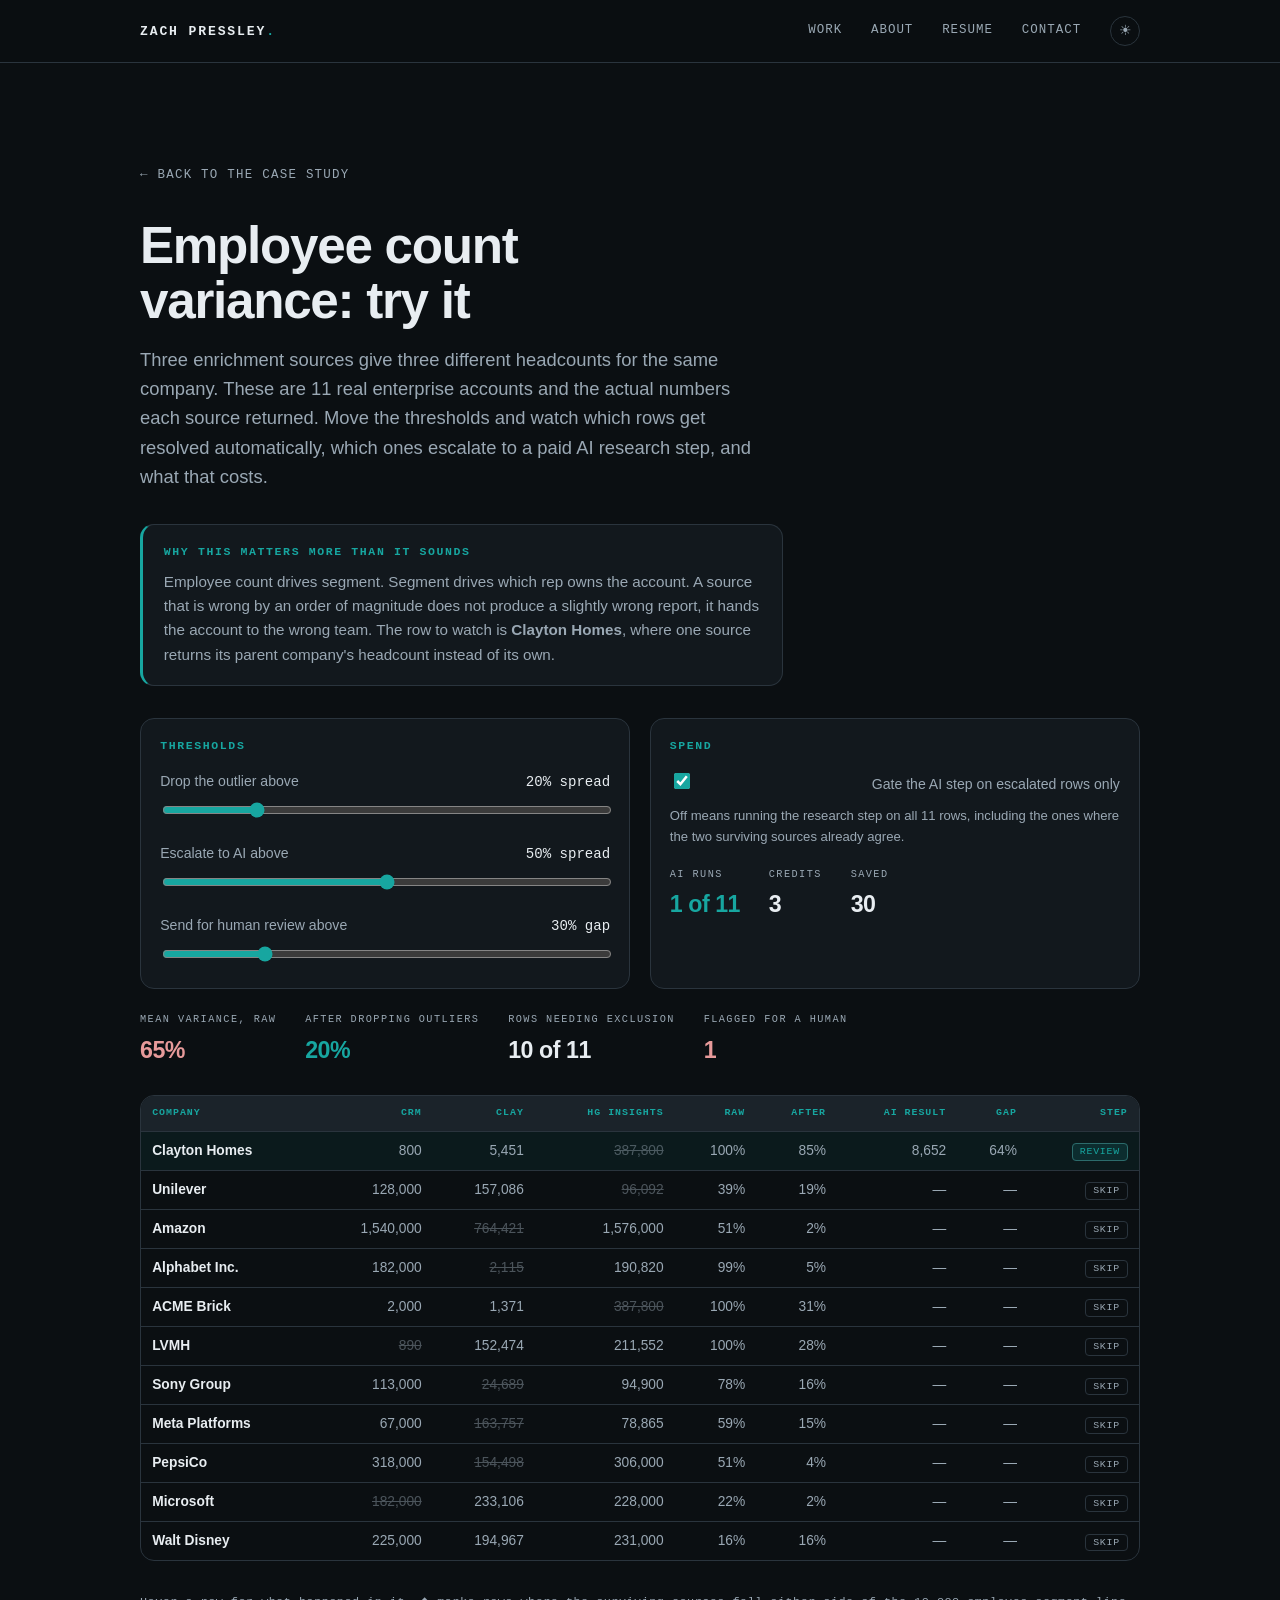
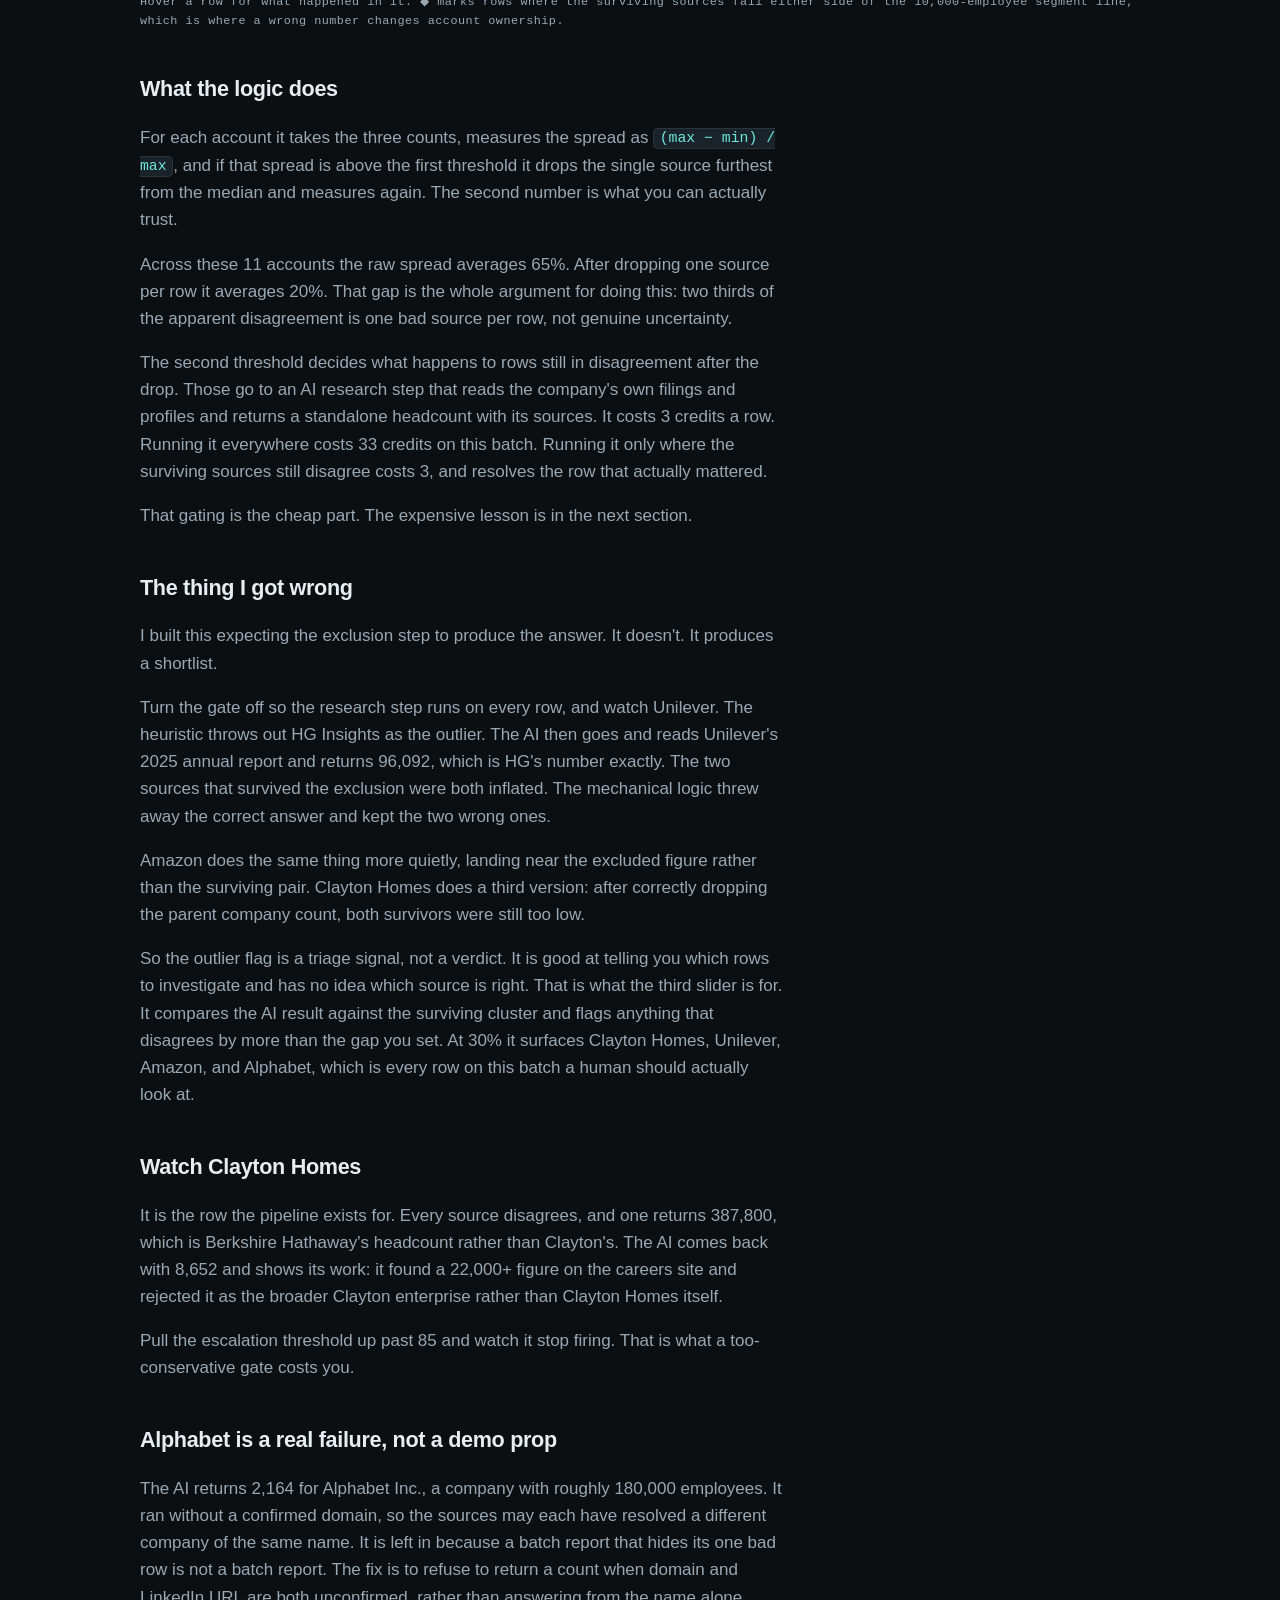
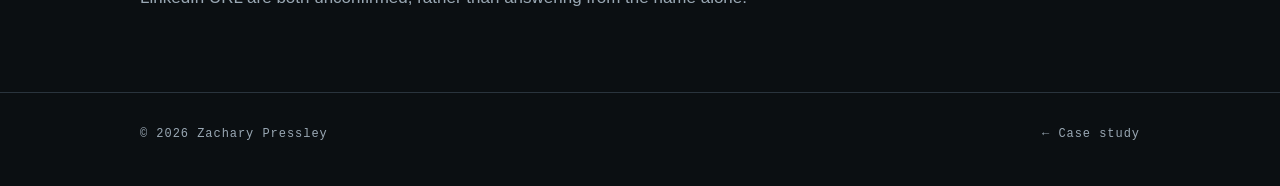
<file: demo/employee-count-variance.html>
<!doctype html>
<html lang="en">
<head>
<meta charset="utf-8">
<meta name="viewport" content="width=device-width, initial-scale=1">
<title>Employee count variance: try it | Zachary Pressley</title>
<meta name="description" content="Three enrichment sources disagree about how many people work at a company. This runs the real reconciliation logic over 11 enterprise accounts: drop the outlier, measure what is left, and gate the paid AI step on the rows that actually need it.">
<meta name="color-scheme" content="dark light">
<link rel="canonical" href="https://zpressley.github.io/demo/employee-count-variance.html">

<meta property="og:type" content="article">
<meta property="og:site_name" content="Zachary Pressley">
<meta property="og:url" content="https://zpressley.github.io/demo/employee-count-variance.html">
<meta property="og:title" content="Employee Count Variance: try it">
<meta property="og:description" content="Three sources disagree about headcount. Drop the outlier, measure what is left, and gate the paid AI step on the rows that actually need it.">
<meta property="og:image" content="https://zpressley.github.io/assets/img/og/demo-employee-count-variance.png">
<meta property="og:image:width" content="1200">
<meta property="og:image:height" content="630">
<meta property="og:image:alt" content="Employee Count Variance: try it">
<meta name="twitter:card" content="summary_large_image">
<meta name="twitter:title" content="Employee Count Variance: try it">
<meta name="twitter:description" content="Three sources disagree about headcount. Gate the paid AI step on the rows that actually need it.">
<meta name="twitter:image" content="https://zpressley.github.io/assets/img/og/demo-employee-count-variance.png">

<link rel="stylesheet" href="../assets/css/style.css">
<style>
  .controls { display:grid; grid-template-columns:1fr 1fr; gap:1.2rem; margin:1.8rem 0 1.4rem; }
  @media (max-width:800px){ .controls{grid-template-columns:1fr} }
  .pane { border:1px solid var(--line); border-radius:var(--radius); background:var(--ink-2); padding:1.1rem 1.2rem; }
  .pane h3 { font-family:var(--mono); font-size:.72rem; letter-spacing:.14em; text-transform:uppercase; color:var(--accent); margin:0 0 .9rem; }
  .ctrl { margin-bottom:1rem }
  .ctrl:last-child { margin-bottom:0 }
  .ctrl label { display:flex; justify-content:space-between; align-items:baseline; gap:1rem; font-size:.88rem; color:var(--text-dim); margin-bottom:.35rem }
  .ctrl label .val { font-family:var(--mono); color:var(--text) }
  input[type=range]{ width:100%; accent-color:var(--accent) }
  .toggle { display:flex; align-items:center; gap:.6rem; font-size:.9rem; color:var(--text-dim) }
  .toggle input { accent-color:var(--accent); width:16px; height:16px }

  .stats { display:flex; flex-wrap:wrap; gap:1.8rem; margin:.4rem 0 0 }
  .stat .k { font-family:var(--mono); font-size:.64rem; letter-spacing:.14em; text-transform:uppercase; color:var(--text-dim); margin-bottom:.25rem }
  .stat .v { font-size:1.45rem; font-weight:700; letter-spacing:-.02em; font-variant-numeric:tabular-nums }
  .stat .v.accent { color:var(--accent) }
  .stat .v.warn { color:#e79a9a }

  table.vt { width:100%; border-collapse:collapse; font-size:.86rem; min-width:760px }
  table.vt th { text-align:right; font-family:var(--mono); font-size:.62rem; letter-spacing:.1em; text-transform:uppercase;
                color:var(--accent); padding:.6rem .7rem; background:var(--ink-3); white-space:nowrap; font-weight:600 }
  table.vt th:first-child, table.vt td:first-child { text-align:left }
  table.vt td { text-align:right; padding:.5rem .7rem; border-top:1px solid var(--line); color:var(--text-dim);
                font-variant-numeric:tabular-nums; white-space:nowrap }
  table.vt td.name { color:var(--text); font-weight:600 }
  td.dropped { text-decoration:line-through; opacity:.45 }
  tr.fires { background:rgba(23,166,160,.07) }
  .pill { font-family:var(--mono); font-size:.62rem; letter-spacing:.08em; text-transform:uppercase;
          padding:.14rem .42rem; border-radius:4px; border:1px solid var(--line) }
  .pill--fire { color:var(--accent); border-color:#2c6b6b; background:rgba(23,166,160,.14) }
  .pill--skip { color:var(--text-dim) }
  .boundary { color:#e79a9a }
</style>
</head>
<body>

<nav class="nav">
  <div class="wrap nav__inner">
    <a class="nav__mark" href="../index.html">Zach Pressley<span>.</span></a>
    <div class="nav__links">
      <a href="../index.html#work">Work</a>
      <a href="../index.html#about">About</a>
      <a href="../assets/files/zach-pressley-resume.pdf" target="_blank" rel="noopener">Resume</a>
      <a href="../index.html#contact">Contact</a>
      <button class="theme-toggle" type="button" aria-label="Switch theme">☀</button>
    </div>
  </div>
</nav>

<main class="case">
  <div class="wrap">
    <a class="back" href="../projects/clay-enrichment-waterfall.html">← Back to the case study</a>

    <h1>Employee count variance: try it</h1>
    <p class="case__lede">
      Three enrichment sources give three different headcounts for the same company. These are 11
      real enterprise accounts and the actual numbers each source returned. Move the thresholds and
      watch which rows get resolved automatically, which ones escalate to a paid AI research step,
      and what that costs.
    </p>

    <div class="callout">
      <h4>Why this matters more than it sounds</h4>
      <p>
        Employee count drives segment. Segment drives which rep owns the account. A source that is
        wrong by an order of magnitude does not produce a slightly wrong report, it hands the
        account to the wrong team. The row to watch is <strong>Clayton Homes</strong>, where one
        source returns its parent company's headcount instead of its own.
      </p>
    </div>

    <div class="controls">
      <div class="pane">
        <h3>Thresholds</h3>
        <div class="ctrl">
          <label for="excl">Drop the outlier above <span class="val" id="excl-v"></span></label>
          <input type="range" id="excl" min="0" max="100" step="1" value="20">
        </div>
        <div class="ctrl">
          <label for="esc">Escalate to AI above <span class="val" id="esc-v"></span></label>
          <input type="range" id="esc" min="0" max="100" step="1" value="50">
        </div>
        <div class="ctrl">
          <label for="div">Send for human review above <span class="val" id="div-v"></span></label>
          <input type="range" id="div" min="5" max="120" step="5" value="30">
        </div>
      </div>
      <div class="pane">
        <h3>Spend</h3>
        <div class="ctrl">
          <label class="toggle">
            <input type="checkbox" id="gate" checked>
            Gate the AI step on escalated rows only
          </label>
          <p style="font-size:.82rem;color:var(--text-dim);margin:.6rem 0 0">
            Off means running the research step on all 11 rows, including the ones where the two
            surviving sources already agree.
          </p>
        </div>
        <div class="stats" style="margin-top:1.2rem">
          <div class="stat"><div class="k">AI runs</div><div class="v accent" id="s-runs">0</div></div>
          <div class="stat"><div class="k">Credits</div><div class="v" id="s-credits">0</div></div>
          <div class="stat"><div class="k">Saved</div><div class="v" id="s-saved">0</div></div>
        </div>
      </div>
    </div>

    <div class="stats" style="margin-bottom:1.4rem">
      <div class="stat"><div class="k">Mean variance, raw</div><div class="v warn" id="s-raw">0%</div></div>
      <div class="stat"><div class="k">After dropping outliers</div><div class="v accent" id="s-post">0%</div></div>
      <div class="stat"><div class="k">Rows needing exclusion</div><div class="v" id="s-excl">0</div></div>
      <div class="stat"><div class="k">Flagged for a human</div><div class="v warn" id="s-review">0</div></div>
    </div>

    <div class="table-wrap">
      <table class="vt">
        <thead>
          <tr>
            <th>Company</th><th>CRM</th><th>Clay</th><th>HG Insights</th>
            <th>Raw</th><th>After</th><th>AI result</th><th>Gap</th><th>Step</th>
          </tr>
        </thead>
        <tbody id="rows"></tbody>
      </table>
    </div>
    <p class="embed-note" id="note"></p>

    <div class="prose">
      <h2>What the logic does</h2>
      <p>
        For each account it takes the three counts, measures the spread as
        <code>(max − min) / max</code>, and if that spread is above the first threshold it drops
        the single source furthest from the median and measures again. The second number is what
        you can actually trust.
      </p>
      <p>
        Across these 11 accounts the raw spread averages 65%. After dropping one source per row it
        averages 20%. That gap is the whole argument for doing this: two thirds of the apparent
        disagreement is one bad source per row, not genuine uncertainty.
      </p>
      <p>
        The second threshold decides what happens to rows still in disagreement after the drop. Those
        go to an AI research step that reads the company's own filings and profiles and returns a
        standalone headcount with its sources. It costs 3 credits a row. Running it everywhere costs
        33 credits on this batch. Running it only where the surviving sources still disagree costs 3,
        and resolves the row that actually mattered.
      </p>
      <p>
        That gating is the cheap part. The expensive lesson is in the next section.
      </p>

      <h2>The thing I got wrong</h2>
      <p>
        I built this expecting the exclusion step to produce the answer. It doesn't. It produces a
        shortlist.
      </p>
      <p>
        Turn the gate off so the research step runs on every row, and watch Unilever. The heuristic
        throws out HG Insights as the outlier. The AI then goes and reads Unilever's 2025 annual
        report and returns 96,092, which is HG's number exactly. The two sources that survived the
        exclusion were both inflated. The mechanical logic threw away the correct answer and kept
        the two wrong ones.
      </p>
      <p>
        Amazon does the same thing more quietly, landing near the excluded figure rather than the
        surviving pair. Clayton Homes does a third version: after correctly dropping the parent
        company count, both survivors were still too low.
      </p>
      <p>
        So the outlier flag is a triage signal, not a verdict. It is good at telling you which rows
        to investigate and has no idea which source is right. That is what the third slider is for.
        It compares the AI result against the surviving cluster and flags anything that disagrees by
        more than the gap you set. At 30% it surfaces Clayton Homes, Unilever, Amazon, and Alphabet,
        which is every row on this batch a human should actually look at.
      </p>

      <h2>Watch Clayton Homes</h2>
      <p>
        It is the row the pipeline exists for. Every source disagrees, and one returns 387,800,
        which is Berkshire Hathaway's headcount rather than Clayton's. The AI comes back with 8,652
        and shows its work: it found a 22,000+ figure on the careers site and rejected it as the
        broader Clayton enterprise rather than Clayton Homes itself.
      </p>
      <p>
        Pull the escalation threshold up past 85 and watch it stop firing. That is what a
        too-conservative gate costs you.
      </p>

      <h2>Alphabet is a real failure, not a demo prop</h2>
      <p>
        The AI returns 2,164 for Alphabet Inc., a company with roughly 180,000 employees. It ran
        without a confirmed domain, so the sources may each have resolved a different company of the
        same name. It is left in because a batch report that hides its one bad row is not a batch
        report. The fix is to refuse to return a count when domain and LinkedIn URL are both
        unconfirmed, rather than answering from the name alone.
      </p>
    </div>
  </div>
</main>

<footer class="footer">
  <div class="wrap footer__inner">
    <span>© <span id="year">2026</span> Zachary Pressley</span>
    <a href="../projects/clay-enrichment-waterfall.html">← Case study</a>
  </div>
</footer>

<script src="../assets/js/main.js"></script>
<script>
(function () {
  "use strict";

  // Real values from an 11-row ENT 10K+ enrichment run.
  // SFDC column is a placeholder field, not live CRM data.
  var ROWS = [
    { n:"Clayton Homes",  sfdc:800,     clay:5451,   hg:387800,  ai:8652,
      note:"HG returned Berkshire's parent count. Even after dropping it, both surviving sources were too low." },
    { n:"Unilever",       sfdc:128000,  clay:157086, hg:96092,   ai:96092,
      note:"The heuristic threw out HG. The AI came back with HG's exact number. Both survivors were inflated." },
    { n:"Amazon",         sfdc:1540000, clay:764421, hg:1576000, ai:786228,
      note:"AI lands near the excluded Clay figure, not the SFDC and HG cluster." },
    { n:"Alphabet Inc.",  sfdc:182000,  clay:2115,   hg:190820,  ai:2164,
      note:"No domain anchor at run time, so the sources may have resolved different companies. Not trustworthy either way." },
    { n:"ACME Brick",     sfdc:2000,    clay:1371,   hg:387800,  ai:1373,
      note:"HG returned the Berkshire parent count again. AI confirms Clay almost exactly." },
    { n:"LVMH",           sfdc:890,     clay:152474, hg:211552,  ai:211000,
      note:"Placeholder CRM value correctly flagged. AI confirms HG." },
    { n:"Sony Group",     sfdc:113000,  clay:24689,  hg:94900,   ai:112300,
      note:"Clay badly under-counted, likely a wrong entity. AI aligns with the survivors." },
    { n:"Meta Platforms", sfdc:67000,   clay:163757, hg:78865,   ai:75472,
      note:"Clay over-counted. AI lands between the survivors. Correct exclusion." },
    { n:"PepsiCo",        sfdc:318000,  clay:154498, hg:306000,  ai:306000,
      note:"Clay under-counted. The surviving cluster is confirmed." },
    { n:"Microsoft",      sfdc:182000,  clay:233106, hg:228000,  ai:233211,
      note:"CRM value stale. Clay and HG cluster confirmed." },
    { n:"Walt Disney",    sfdc:225000,  clay:194967, hg:231000,  ai:193793,
      note:"No exclusion needed. All three sources reasonably aligned." }
  ];
  var CREDITS_PER_AI_RUN = 3;
  var SEGMENT_LINE = 10000;

  var $ = function (id) { return document.getElementById(id); };
  var fmt = function (n) { return n.toLocaleString("en-US"); };

  function spread(vals) {
    var mx = Math.max.apply(null, vals), mn = Math.min.apply(null, vals);
    return mx === 0 ? 0 : (mx - mn) / mx * 100;
  }

  function analyse(r, exclAt) {
    var vals = [r.sfdc, r.clay, r.hg], labels = ["sfdc", "clay", "hg"];
    var raw = spread(vals);
    var sorted = vals.slice().sort(function (a, b) { return a - b; });
    var median = sorted[1];
    var dist = vals.map(function (v) { return Math.abs(v - median); });
    var worst = labels[dist.indexOf(Math.max.apply(null, dist))];
    var dropped = raw > exclAt ? worst : null;
    var kept = vals.filter(function (v, i) { return labels[i] !== dropped; });
    return { raw: raw, dropped: dropped, post: dropped ? spread(kept) : raw, kept: kept };
  }

  function render() {
    var exclAt = +$("excl").value, escAt = +$("esc").value, divAt = +$("div").value;
    var gated = $("gate").checked;
    $("excl-v").textContent = exclAt + "% spread";
    $("esc-v").textContent  = escAt + "% spread";
    $("div-v").textContent  = divAt + "% gap";

    var rawSum = 0, postSum = 0, excluded = 0, runs = 0, review = 0, html = "";

    ROWS.forEach(function (r) {
      var a = analyse(r, exclAt);
      rawSum += a.raw; postSum += a.post;
      if (a.dropped) excluded++;
      var fires = gated ? a.post > escAt : true;
      if (fires) runs++;

      var keptMean = a.kept.reduce(function (x, y) { return x + y; }, 0) / a.kept.length;
      var gap = Math.abs(r.ai - keptMean) / r.ai * 100;
      var needsReview = fires && gap > divAt;
      if (needsReview) review++;

      var straddles = Math.min.apply(null, a.kept) < SEGMENT_LINE &&
                      Math.max.apply(null, a.kept) >= SEGMENT_LINE;

      function cell(key, v) {
        return '<td class="' + (a.dropped === key ? "dropped" : "") + '">' + fmt(v) + "</td>";
      }
      html += '<tr class="' + (needsReview ? "fires" : "") + '" title="' + (r.note || "") + '">' +
        '<td class="name">' + r.n +
          (straddles ? ' <span class="boundary" title="surviving sources fall either side of the 10,000 segment line">&#9670;</span>' : "") +
        "</td>" +
        cell("sfdc", r.sfdc) + cell("clay", r.clay) + cell("hg", r.hg) +
        "<td>" + a.raw.toFixed(0) + "%</td>" +
        "<td>" + a.post.toFixed(0) + "%</td>" +
        "<td>" + (fires ? fmt(r.ai) : "&mdash;") + "</td>" +
        '<td class="' + (needsReview ? "boundary" : "") + '">' + (fires ? gap.toFixed(0) + "%" : "&mdash;") + "</td>" +
        '<td><span class="pill ' + (needsReview ? "pill--fire" : "pill--skip") + '">' +
          (!fires ? "skip" : needsReview ? "review" : "auto") + "</span></td></tr>";
    });

    $("rows").innerHTML = html;
    $("s-raw").textContent  = (rawSum / ROWS.length).toFixed(0) + "%";
    $("s-post").textContent = (postSum / ROWS.length).toFixed(0) + "%";
    $("s-excl").textContent = excluded + " of " + ROWS.length;
    $("s-runs").textContent = runs + " of " + ROWS.length;
    $("s-credits").textContent = runs * CREDITS_PER_AI_RUN;
    $("s-saved").textContent = (ROWS.length - runs) * CREDITS_PER_AI_RUN;
    $("s-review").textContent = review;

    $("note").textContent = "Hover a row for what happened in it. \u25C6 marks rows where the surviving sources fall "
      + "either side of the " + fmt(SEGMENT_LINE) + "-employee segment line, which is where a wrong number changes "
      + "account ownership.";
  }

  ["excl", "esc", "div"].forEach(function (id) { $(id).addEventListener("input", render); });
  $("gate").addEventListener("change", render);
  render();
})();
</script>
</body>
</html>
</file>
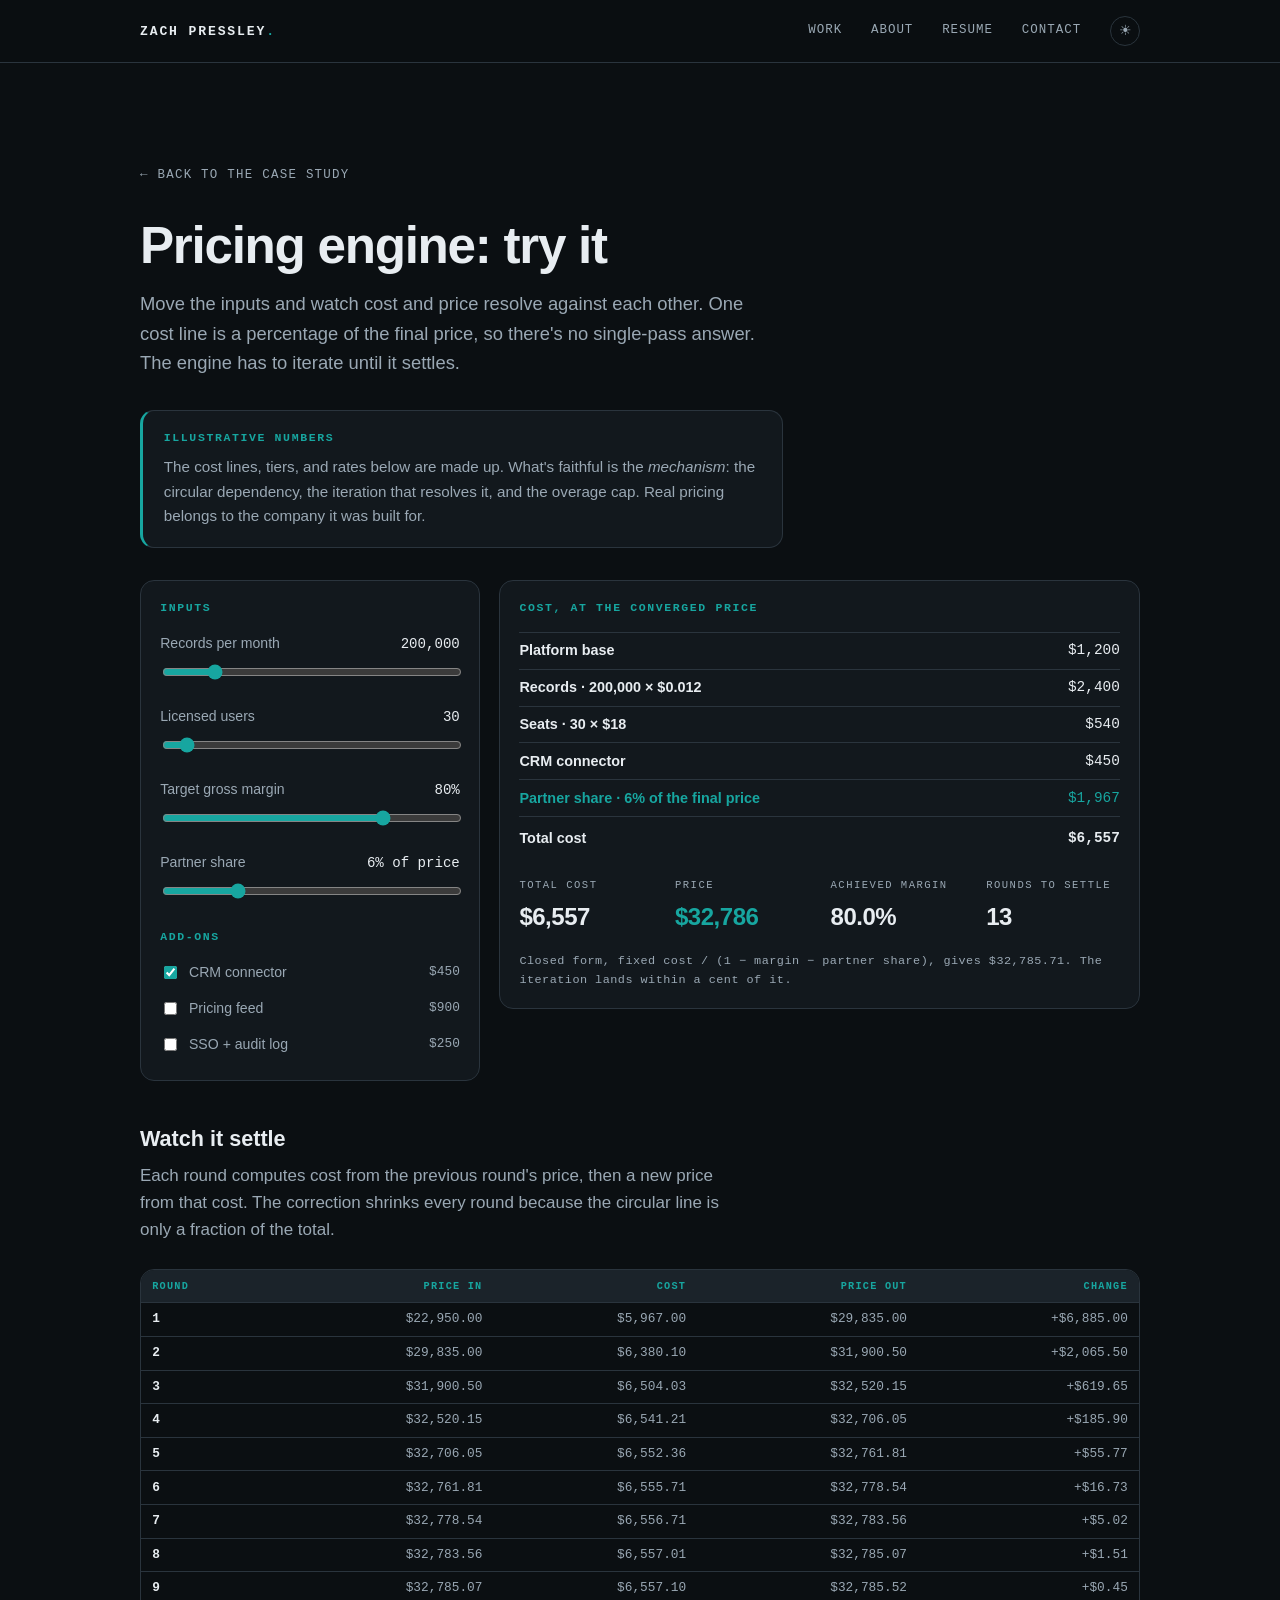
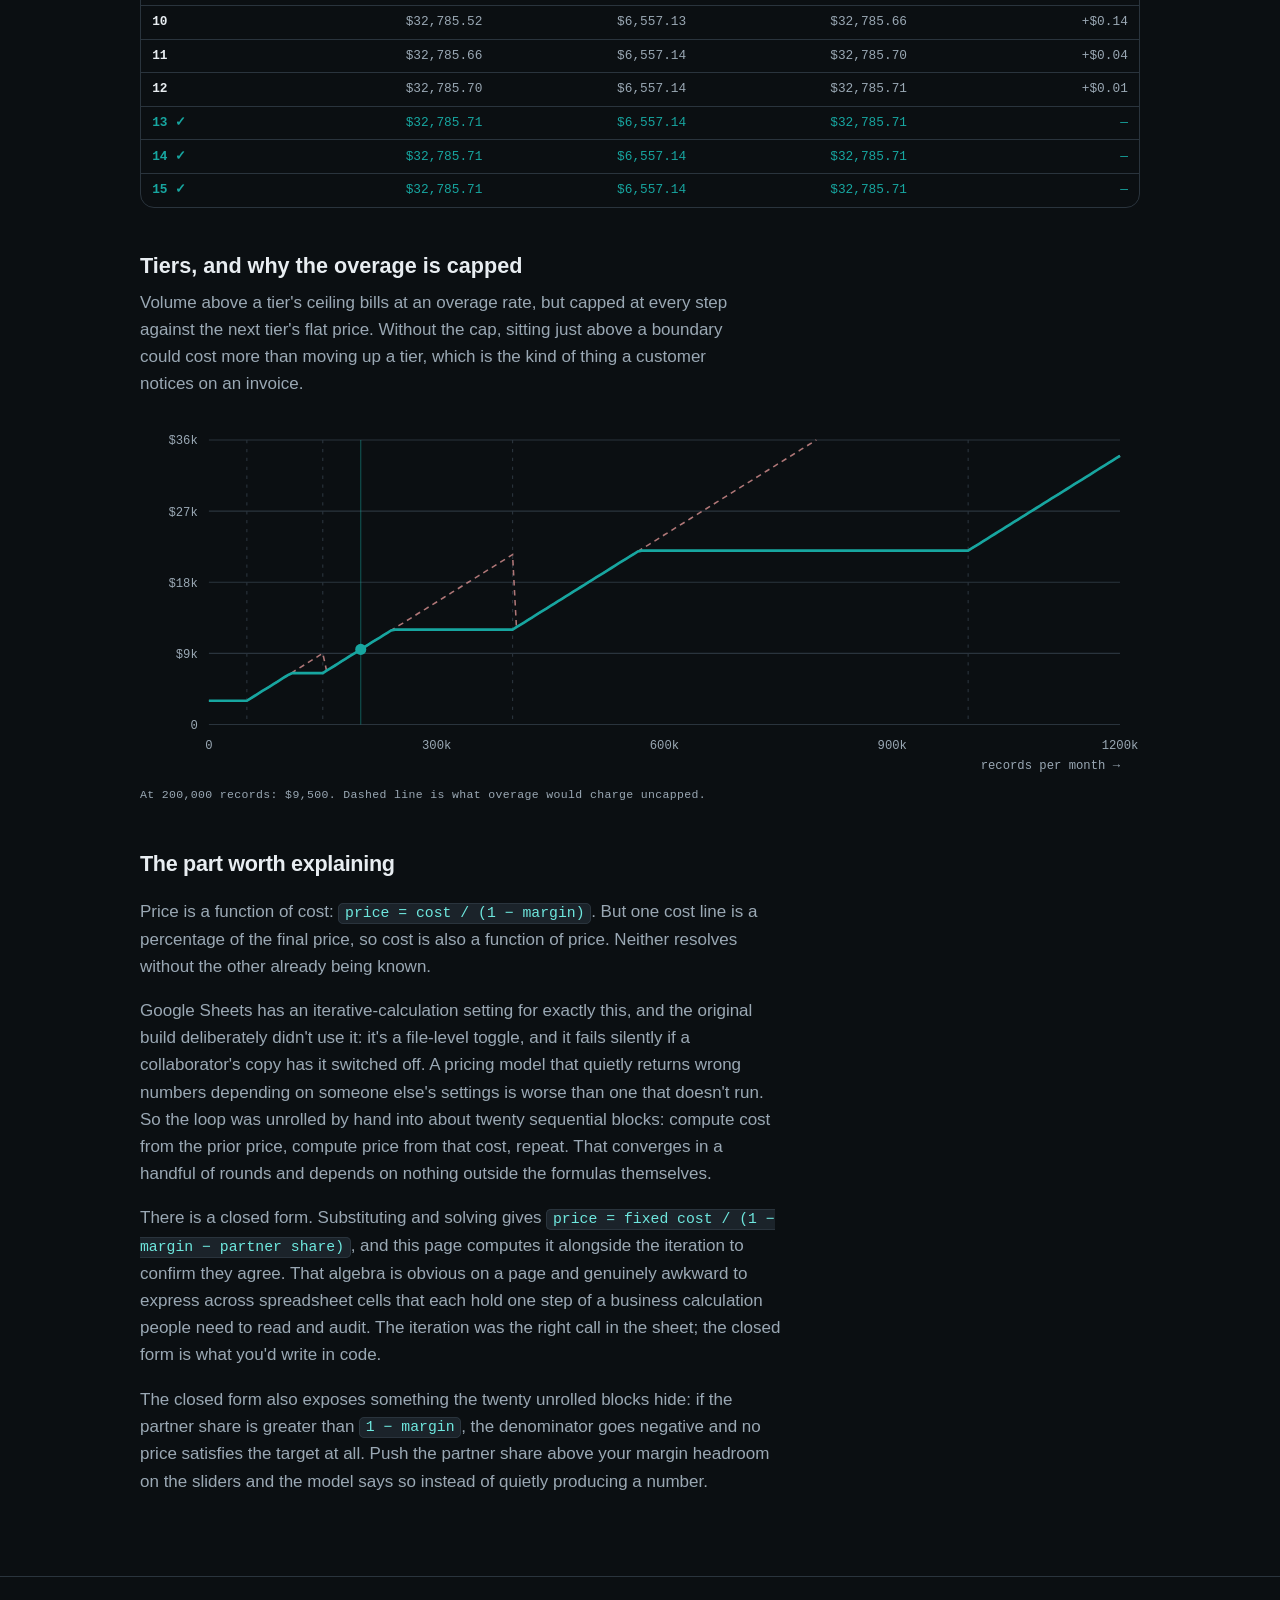
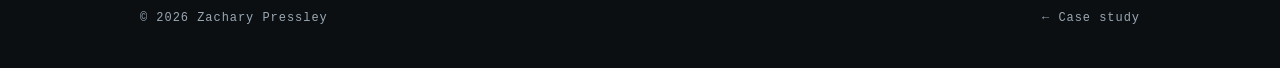
<file: demo/pricing-engine.html>
<!doctype html>
<html lang="en">
<head>
<meta charset="utf-8">
<meta name="viewport" content="width=device-width, initial-scale=1">
<title>Pricing engine: try it | Zachary Pressley</title>
<meta name="description" content="A runnable model of the inputs → cost → price relationship: a circular price-to-cost dependency solved by iteration, and tiered volume pricing with a capped overage.">
<meta name="color-scheme" content="dark light">
<link rel="canonical" href="https://zpressley.github.io/demo/pricing-engine.html">

<meta property="og:type" content="article">
<meta property="og:site_name" content="Zachary Pressley">
<meta property="og:url" content="https://zpressley.github.io/demo/pricing-engine.html">
<meta property="og:title" content="Pricing Engine: try it">
<meta property="og:description" content="A runnable model of the inputs → cost → price relationship: a circular price-to-cost dependency solved by iteration, and tiered volume pricing with a capped overage.">
<meta property="og:image" content="https://zpressley.github.io/assets/img/og/demo-pricing-engine.png">
<meta property="og:image:width" content="1200">
<meta property="og:image:height" content="630">
<meta property="og:image:alt" content="Pricing Engine: try it">
<meta name="twitter:card" content="summary_large_image">
<meta name="twitter:title" content="Pricing Engine: try it">
<meta name="twitter:description" content="A runnable model of the inputs → cost → price relationship: a circular price-to-cost dependency solved by iteration, and tiered volume pricing with a capped overage.">
<meta name="twitter:image" content="https://zpressley.github.io/assets/img/og/demo-pricing-engine.png">
<link rel="stylesheet" href="../assets/css/style.css">
<style>
  .pane { border:1px solid var(--line); border-radius:var(--radius); background:var(--ink-2); padding:1.15rem 1.2rem; }
  .pane h3 { font-family:var(--mono); font-size:.72rem; letter-spacing:.14em; text-transform:uppercase;
             color:var(--accent); margin:0 0 .9rem; }

  .ctrl { margin-bottom: 1.05rem; }
  .ctrl:last-child { margin-bottom: 0; }
  .ctrl label { display:flex; justify-content:space-between; align-items:baseline; gap:1rem;
                font-size:.88rem; color:var(--text-dim); margin-bottom:.35rem; }
  .ctrl label .val { font-family:var(--mono); color:var(--text); font-variant-numeric:tabular-nums; }
  input[type=range] { width:100%; accent-color: var(--accent); }

  .checks { display:flex; flex-direction:column; gap:.5rem; }
  .checks label { display:flex; align-items:center; gap:.55rem; font-size:.88rem; color:var(--text-dim); }
  .checks input { accent-color: var(--accent); }
  .checks .cost { margin-left:auto; font-family:var(--mono); font-size:.8rem; }

  .split { display:grid; grid-template-columns: 340px 1fr; gap:1.2rem; margin:1.8rem 0; align-items:start; }
  @media (max-width: 900px) { .split { grid-template-columns:1fr; } }

  .ledger { width:100%; border-collapse:collapse; font-size:.9rem; min-width:0; }
  .ledger td { padding:.4rem 0; border-bottom:1px solid var(--line); color:var(--text-dim); }
  .ledger td:last-child { text-align:right; font-family:var(--mono); color:var(--text); font-variant-numeric:tabular-nums; white-space:nowrap; }
  .ledger tr.sum td { border-top:1px solid var(--line); border-bottom:none; padding-top:.6rem; color:var(--text); font-weight:600; }
  .ledger tr.circ td { color:var(--accent); }
  .ledger tr.circ td:last-child { color:var(--accent); }

  .headline { display:flex; flex-wrap:wrap; gap:1.6rem; margin:.2rem 0 0; }
  .stat { min-width:130px; }
  .stat .k { font-family:var(--mono); font-size:.66rem; letter-spacing:.14em; text-transform:uppercase; color:var(--text-dim); margin-bottom:.25rem; }
  .stat .v { font-size:1.5rem; font-weight:700; letter-spacing:-.02em; font-variant-numeric:tabular-nums; }
  .stat .v.accent { color: var(--accent); }

  .iter { width:100%; border-collapse:collapse; font-family:var(--mono); font-size:.8rem; font-variant-numeric:tabular-nums; }
  .iter th { text-align:right; font-size:.64rem; letter-spacing:.12em; text-transform:uppercase; color:var(--accent);
             padding:.5rem .7rem; background:var(--ink-3); font-weight:600; white-space:nowrap; }
  .iter th:first-child, .iter td:first-child { text-align:left; }
  .iter td { text-align:right; padding:.38rem .7rem; border-top:1px solid var(--line); color:var(--text-dim); white-space:nowrap; }
  .iter tr.settled td { color:var(--accent); }
  .iter tr.settled td:first-child::after { content:" ✓"; }

  .warn { border-left-color:#e79a9a; }
  .warn h4 { color:#e79a9a; }

  figure.chart { margin:1.4rem 0 0; }
  figure.chart svg { width:100%; height:auto; display:block; }
  figcaption { font-family:var(--mono); font-size:.72rem; color:var(--text-dim); margin-top:.7rem; letter-spacing:.03em; }
</style>
</head>
<body>

<nav class="nav">
  <div class="wrap nav__inner">
    <a class="nav__mark" href="../index.html">Zach Pressley<span>.</span></a>
    <div class="nav__links">
      <a href="../index.html#work">Work</a>
      <a href="../index.html#about">About</a>
      <a href="../assets/files/zach-pressley-resume.pdf" target="_blank" rel="noopener">Resume</a>
      <a href="../index.html#contact">Contact</a>
      <button class="theme-toggle" type="button" aria-label="Switch theme">☀</button>
    </div>
  </div>
</nav>

<main class="case">
  <div class="wrap">
    <a class="back" href="../projects/pricing-roi-pipeline.html">← Back to the case study</a>

    <h1>Pricing engine: try it</h1>
    <p class="case__lede">
      Move the inputs and watch cost and price resolve against each other. One cost line is a
      percentage of the final price, so there's no single-pass answer. The engine has to iterate
      until it settles.
    </p>

    <div class="callout">
      <h4>Illustrative numbers</h4>
      <p>
        The cost lines, tiers, and rates below are made up. What's faithful is the
        <em>mechanism</em>: the circular dependency, the iteration that resolves it, and the
        overage cap. Real pricing belongs to the company it was built for.
      </p>
    </div>

    <div class="split">
      <div class="pane">
        <h3>Inputs</h3>

        <div class="ctrl">
          <label for="records">Records per month <span class="val" id="records-v"></span></label>
          <input type="range" id="records" min="10000" max="1200000" step="10000" value="200000">
        </div>

        <div class="ctrl">
          <label for="seats">Licensed users <span class="val" id="seats-v"></span></label>
          <input type="range" id="seats" min="1" max="500" step="1" value="30">
        </div>

        <div class="ctrl">
          <label for="margin">Target gross margin <span class="val" id="margin-v"></span></label>
          <input type="range" id="margin" min="50" max="90" step="1" value="80">
        </div>

        <div class="ctrl">
          <label for="revshare">Partner share <span class="val" id="revshare-v"></span></label>
          <input type="range" id="revshare" min="0" max="25" step="1" value="6">
        </div>

        <div class="ctrl">
          <h3 style="margin-top:1.3rem">Add-ons</h3>
          <div class="checks" id="addons"></div>
        </div>
      </div>

      <div>
        <div class="pane">
          <h3>Cost, at the converged price</h3>
          <table class="ledger" id="ledger"></table>
          <div class="headline" style="margin-top:1.3rem">
            <div class="stat"><div class="k">Total cost</div><div class="v" id="out-cost">—</div></div>
            <div class="stat"><div class="k">Price</div><div class="v accent" id="out-price">—</div></div>
            <div class="stat"><div class="k">Achieved margin</div><div class="v" id="out-margin">—</div></div>
            <div class="stat"><div class="k">Rounds to settle</div><div class="v" id="out-rounds">—</div></div>
          </div>
          <p class="embed-note" id="out-check" style="margin-top:1rem"></p>
        </div>

        <div class="callout warn" id="diverge" hidden>
          <h4>No price exists here</h4>
          <p id="diverge-text"></p>
        </div>
      </div>
    </div>

    <h2 style="font-size:1.35rem;margin:2.6rem 0 .3rem">Watch it settle</h2>
    <p style="color:var(--text-dim);max-width:64ch;margin:0 0 1.2rem">
      Each round computes cost from the previous round's price, then a new price from that cost.
      The correction shrinks every round because the circular line is only a fraction of the total.
    </p>

    <div class="table-wrap">
      <table class="iter">
        <thead>
          <tr><th>Round</th><th>Price in</th><th>Cost</th><th>Price out</th><th>Change</th></tr>
        </thead>
        <tbody id="iterations"></tbody>
      </table>
    </div>

    <h2 style="font-size:1.35rem;margin:2.6rem 0 .3rem">Tiers, and why the overage is capped</h2>
    <p style="color:var(--text-dim);max-width:64ch;margin:0 0 .4rem">
      Volume above a tier's ceiling bills at an overage rate, but capped at every step against
      the next tier's flat price. Without the cap, sitting just above a boundary could cost more
      than moving up a tier, which is the kind of thing a customer notices on an invoice.
    </p>

    <figure class="chart">
      <svg id="tier-chart" viewBox="0 0 900 320" role="img"
           aria-label="Price against volume: flat tier prices, overage rising between tiers, capped at the next tier's flat price."></svg>
      <figcaption id="tier-caption"></figcaption>
    </figure>

    <div class="prose">
      <h2>The part worth explaining</h2>
      <p>
        Price is a function of cost: <code>price = cost / (1 − margin)</code>. But one cost line
        is a percentage of the final price, so cost is also a function of price. Neither resolves
        without the other already being known.
      </p>
      <p>
        Google Sheets has an iterative-calculation setting for exactly this, and the original
        build deliberately didn't use it: it's a file-level toggle, and it fails silently if a
        collaborator's copy has it switched off. A pricing model that quietly returns wrong
        numbers depending on someone else's settings is worse than one that doesn't run. So the
        loop was unrolled by hand into about twenty sequential blocks: compute cost from the prior
        price, compute price from that cost, repeat. That converges in a handful of rounds and
        depends on nothing outside the formulas themselves.
      </p>
      <p>
        There is a closed form. Substituting and solving gives
        <code>price = fixed cost / (1 − margin − partner share)</code>, and this page computes it
        alongside the iteration to confirm they agree. That algebra is obvious on a page and
        genuinely awkward to express across spreadsheet cells that each hold one step of a
        business calculation people need to read and audit. The iteration was the right call in
        the sheet; the closed form is what you'd write in code.
      </p>
      <p>
        The closed form also exposes something the twenty unrolled blocks hide: if the partner
        share is greater than <code>1 − margin</code>, the denominator goes negative and no price
        satisfies the target at all. Push the partner share above your margin headroom on the
        sliders and the model says so instead of quietly producing a number.
      </p>
    </div>
  </div>
</main>

<footer class="footer">
  <div class="wrap footer__inner">
    <span>© <span id="year">2026</span> Zachary Pressley</span>
    <a href="../projects/pricing-roi-pipeline.html">← Case study</a>
  </div>
</footer>

<script src="../assets/js/main.js"></script>
<script>
(function () {
  "use strict";

  // ---- Illustrative model. Not anyone's real pricing. ----
  var MODEL = {
    baseCost: 1200,
    perRecord: 0.012,
    perSeat: 18,
    addons: [
      { id: "crm",   label: "CRM connector",     cost: 450 },
      { id: "feed",  label: "Pricing feed",      cost: 900 },
      { id: "sso",   label: "SSO + audit log",   cost: 250 }
    ],
    tiers: [
      { upTo: 50000,   price: 3000 },
      { upTo: 150000,  price: 6500 },
      { upTo: 400000,  price: 12000 },
      { upTo: 1000000, price: 22000 }
    ],
    overagePerRecord: 0.06
  };

  var $ = function (id) { return document.getElementById(id); };
  var money = function (n) {
    return "$" + n.toLocaleString("en-US", { minimumFractionDigits: 0, maximumFractionDigits: 0 });
  };
  var money2 = function (n) {
    return "$" + n.toLocaleString("en-US", { minimumFractionDigits: 2, maximumFractionDigits: 2 });
  };
  var num = function (n) { return n.toLocaleString("en-US"); };

  // build add-on checkboxes
  $("addons").innerHTML = MODEL.addons.map(function (a) {
    return '<label><input type="checkbox" data-addon="' + a.id + '"' +
           (a.id === "crm" ? " checked" : "") + '>' + a.label +
           '<span class="cost">' + money(a.cost) + "</span></label>";
  }).join("");

  function readInputs() {
    var addons = MODEL.addons.filter(function (a) {
      var el = document.querySelector('[data-addon="' + a.id + '"]');
      return el && el.checked;
    });
    return {
      records: +$("records").value,
      seats: +$("seats").value,
      margin: +$("margin").value / 100,
      revshare: +$("revshare").value / 100,
      addons: addons
    };
  }

  // ---- the engine ----
  function solve(inp) {
    var addonCost = inp.addons.reduce(function (s, a) { return s + a.cost; }, 0);
    var fixed = MODEL.baseCost + MODEL.perRecord * inp.records + MODEL.perSeat * inp.seats + addonCost;
    var headroom = 1 - inp.margin - inp.revshare;

    // closed form, for comparison
    var exact = headroom > 0 ? fixed / headroom : Infinity;

    // the unrolled iteration: cost from prior price, price from that cost
    var rounds = [];
    var price = fixed / (1 - inp.margin);   // first pass ignores the circular line
    var settledAt = null;
    for (var i = 1; i <= 20; i++) {
      var priceIn = price;
      var cost = fixed + inp.revshare * priceIn;
      var priceOut = cost / (1 - inp.margin);
      var change = priceOut - priceIn;
      rounds.push({ n: i, priceIn: priceIn, cost: cost, priceOut: priceOut, change: change });
      price = priceOut;
      if (settledAt === null && Math.abs(change) < 0.01) settledAt = i;
      if (settledAt !== null && i >= settledAt + 2) break;
      if (!isFinite(price) || price > 1e12) break;
    }

    return {
      fixed: fixed, addonCost: addonCost, headroom: headroom, exact: exact,
      rounds: rounds, settledAt: settledAt, price: price,
      cost: fixed + inp.revshare * price
    };
  }

  // ---- tiered price with the capped overage ----
  function tierPrice(records) {
    var tiers = MODEL.tiers;
    for (var i = 0; i < tiers.length; i++) {
      if (records <= tiers[i].upTo) {
        if (i === 0) return { price: tiers[i].price, tier: i, capped: false };
        var prev = tiers[i - 1];
        var over = (records - prev.upTo) * MODEL.overagePerRecord;
        var uncapped = prev.price + over;
        var capped = Math.min(uncapped, tiers[i].price);
        return { price: capped, tier: i - 1, capped: uncapped > tiers[i].price, uncapped: uncapped };
      }
    }
    var last = tiers[tiers.length - 1];
    var o = (records - last.upTo) * MODEL.overagePerRecord;
    return { price: last.price + o, tier: tiers.length - 1, capped: false, uncapped: last.price + o };
  }

  // ---- chart ----
  function drawChart(records) {
    var W = 900, H = 320, L = 62, R = 18, T = 18, B = 46;
    var maxX = 1200000;
    var maxY = 36000;
    var x = function (v) { return L + (v / maxX) * (W - L - R); };
    var y = function (v) { return T + (1 - v / maxY) * (H - T - B); };

    // null marks a break in the line, so a series that leaves the chart stops
    // rather than flattening along the ceiling and reading as a cap it isn't.
    var capped = [], uncapped = [];
    for (var v = 0; v <= maxX; v += 5000) {
      var r = tierPrice(Math.max(v, 1));
      var u = r.uncapped != null ? r.uncapped : r.price;
      capped.push(r.price > maxY ? null : [x(v), y(r.price)]);
      uncapped.push(u > maxY ? null : [x(v), y(u)]);
    }
    var path = function (pts) {
      var d = "", pen = false;
      pts.forEach(function (pt) {
        if (!pt) { pen = false; return; }
        d += (pen ? "L" : "M") + pt[0].toFixed(1) + " " + pt[1].toFixed(1) + " ";
        pen = true;
      });
      return d.trim();
    };

    var grid = "";
    [0, 9000, 18000, 27000, 36000].forEach(function (v) {
      grid += '<line x1="' + L + '" y1="' + y(v) + '" x2="' + (W - R) + '" y2="' + y(v) +
              '" stroke="var(--line)" stroke-width="1"/>' +
              '<text x="' + (L - 10) + '" y="' + (y(v) + 4) + '" text-anchor="end" fill="var(--text-dim)" ' +
              'font-family="ui-monospace,monospace" font-size="11">' + (v ? "$" + (v / 1000) + "k" : "0") + "</text>";
    });

    var ticks = "";
    [0, 300000, 600000, 900000, 1200000].forEach(function (v) {
      ticks += '<text x="' + x(v) + '" y="' + (H - B + 22) + '" text-anchor="middle" fill="var(--text-dim)" ' +
               'font-family="ui-monospace,monospace" font-size="11">' + (v ? v / 1000 + "k" : "0") + "</text>";
    });

    var bounds = "";
    MODEL.tiers.forEach(function (t) {
      bounds += '<line x1="' + x(t.upTo) + '" y1="' + T + '" x2="' + x(t.upTo) + '" y2="' + (H - B) +
                '" stroke="var(--line)" stroke-width="1" stroke-dasharray="3 5"/>';
    });

    var here = tierPrice(records);
    var marker = '<line x1="' + x(records) + '" y1="' + T + '" x2="' + x(records) + '" y2="' + (H - B) +
                 '" stroke="var(--accent)" stroke-width="1" opacity=".45"/>' +
                 '<circle cx="' + x(records) + '" cy="' + y(Math.min(here.price, maxY)) +
                 '" r="5" fill="var(--accent)"/>';

    $("tier-chart").innerHTML =
      grid + bounds + ticks +
      '<path d="' + path(uncapped) + '" fill="none" stroke="#e79a9a" stroke-width="1.4" stroke-dasharray="5 4" opacity=".75"/>' +
      '<path d="' + path(capped) + '" fill="none" stroke="var(--accent)" stroke-width="2.4"/>' +
      marker +
      '<text x="' + (W - R) + '" y="' + (H - 6) + '" text-anchor="end" fill="var(--text-dim)" ' +
      'font-family="ui-monospace,monospace" font-size="11">records per month →</text>';

    $("tier-caption").textContent = here.capped
      ? "At " + num(records) + " records the raw overage would be " + money(here.uncapped) +
        ", capped to " + money(here.price) + ", the next tier's flat price."
      : "At " + num(records) + " records: " + money(here.price) + ". Dashed line is what overage would charge uncapped.";
  }

  // ---- render ----
  function render() {
    var inp = readInputs();
    $("records-v").textContent = num(inp.records);
    $("seats-v").textContent = num(inp.seats);
    $("margin-v").textContent = (inp.margin * 100).toFixed(0) + "%";
    $("revshare-v").textContent = (inp.revshare * 100).toFixed(0) + "% of price";

    var r = solve(inp);
    var diverges = r.headroom <= 0;

    $("diverge").hidden = !diverges;
    if (diverges) {
      $("diverge-text").textContent =
        "A partner share of " + (inp.revshare * 100).toFixed(0) +
        "% leaves no room inside a " + (inp.margin * 100).toFixed(0) +
        "% margin. Every round raises the price, which raises the partner cost, which raises the " +
        "price again. The iteration runs away instead of settling.";
    }

    var rows = [
      ["Platform base", MODEL.baseCost],
      ["Records · " + num(inp.records) + " × $" + MODEL.perRecord.toFixed(3), MODEL.perRecord * inp.records],
      ["Seats · " + num(inp.seats) + " × " + money(MODEL.perSeat), MODEL.perSeat * inp.seats]
    ];
    inp.addons.forEach(function (a) { rows.push([a.label, a.cost]); });

    var html = rows.map(function (row) {
      return "<tr><td>" + row[0] + "</td><td>" + money(row[1]) + "</td></tr>";
    }).join("");
    html += '<tr class="circ"><td>Partner share · ' + (inp.revshare * 100).toFixed(0) +
            "% of the final price</td><td>" +
            (diverges ? "—" : money(inp.revshare * r.price)) + "</td></tr>";
    html += '<tr class="sum"><td>Total cost</td><td>' + (diverges ? "—" : money(r.cost)) + "</td></tr>";
    $("ledger").innerHTML = html;

    $("out-cost").textContent = diverges ? "—" : money(r.cost);
    $("out-price").textContent = diverges ? "—" : money(r.price);
    $("out-margin").textContent = diverges ? "—" : (((r.price - r.cost) / r.price) * 100).toFixed(1) + "%";
    $("out-rounds").textContent = r.settledAt || "—";

    if (diverges) {
      $("out-check").textContent = "";
    } else {
      var gap = Math.abs(r.price - r.exact);
      $("out-check").textContent =
        "Closed form, fixed cost / (1 − margin − partner share), gives " + money2(r.exact) +
        ". The iteration lands within " + (gap < 0.005 ? "a cent" : money2(gap)) + " of it.";
    }

    $("iterations").innerHTML = r.rounds.map(function (d) {
      var settled = r.settledAt !== null && d.n >= r.settledAt;
      return '<tr class="' + (settled ? "settled" : "") + '"><td>' + d.n + "</td><td>" +
             money2(d.priceIn) + "</td><td>" + money2(d.cost) + "</td><td>" +
             money2(d.priceOut) + "</td><td>" +
             (Math.abs(d.change) < 0.005 ? "—" : (d.change > 0 ? "+" : "") + money2(d.change)) +
             "</td></tr>";
    }).join("");

    drawChart(inp.records);
  }

  ["records", "seats", "margin", "revshare"].forEach(function (id) {
    $(id).addEventListener("input", render);
  });
  $("addons").addEventListener("change", render);
  render();
})();
</script>
</body>
</html>
</file>
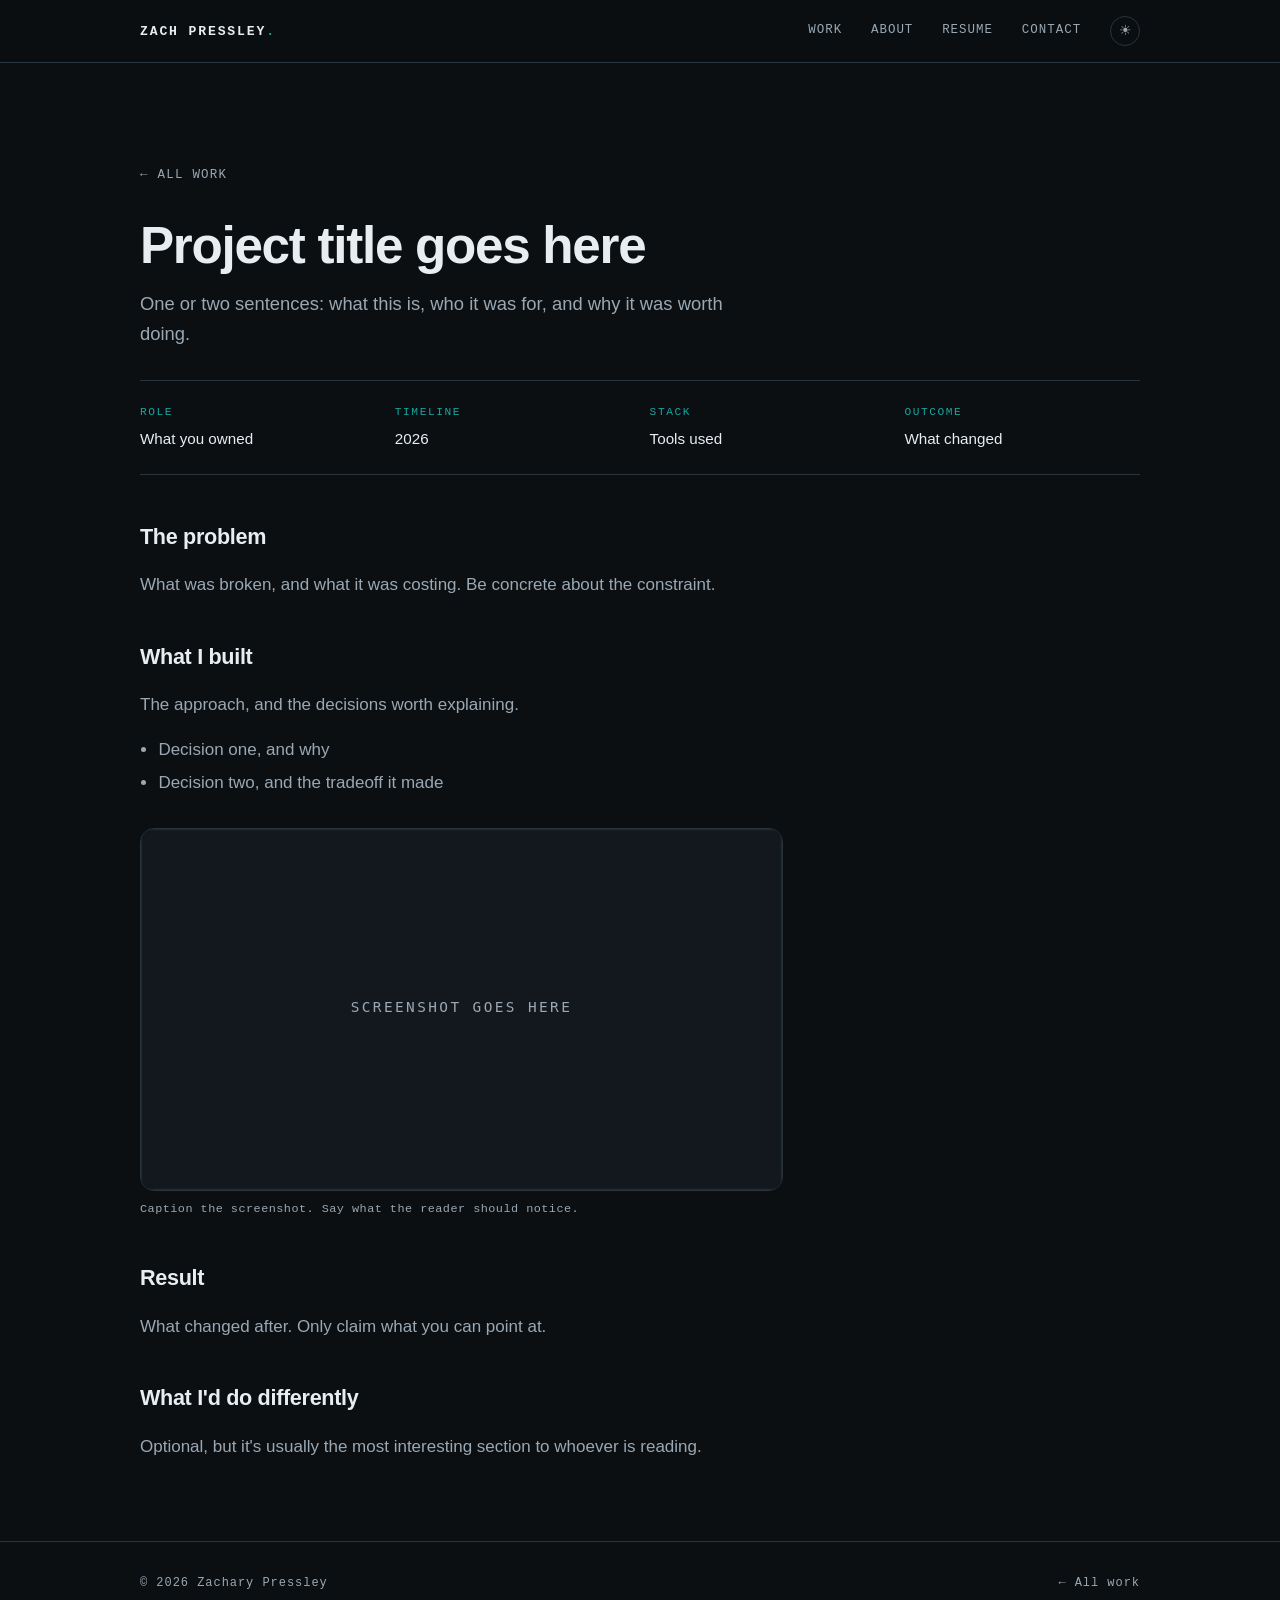
<file: projects/_template.html>
<!doctype html>
<html lang="en">
<head>
<meta charset="utf-8">
<meta name="viewport" content="width=device-width, initial-scale=1">
<title>Project title | Zach Pressley</title>
<meta name="description" content="One sentence describing this project.">
<meta name="color-scheme" content="dark light">
<!-- Social preview. Replace the slug, then render a card into assets/img/og/.
     Absolute URLs are required; crawlers do not resolve relative paths. -->
<link rel="canonical" href="https://zpressley.github.io/projects/your-slug.html">

<meta property="og:type" content="article">
<meta property="og:site_name" content="Zachary Pressley">
<meta property="og:url" content="https://zpressley.github.io/projects/your-slug.html">
<meta property="og:title" content="Project title">
<meta property="og:description" content="One sentence describing this project.">
<meta property="og:image" content="https://zpressley.github.io/assets/img/og/your-slug.png">
<meta property="og:image:width" content="1200">
<meta property="og:image:height" content="630">
<meta property="og:image:alt" content="Project title">
<meta name="twitter:card" content="summary_large_image">
<meta name="twitter:title" content="Project title">
<meta name="twitter:description" content="One sentence describing this project.">
<meta name="twitter:image" content="https://zpressley.github.io/assets/img/og/your-slug.png">
<link rel="stylesheet" href="../assets/css/style.css">
</head>
<body>

<nav class="nav">
  <div class="wrap nav__inner">
    <a class="nav__mark" href="../index.html">Zach Pressley<span>.</span></a>
    <div class="nav__links">
      <a href="../index.html#work">Work</a>
      <a href="../index.html#about">About</a>
      <a href="../assets/files/zach-pressley-resume.pdf" target="_blank" rel="noopener">Resume</a>
      <a href="../index.html#contact">Contact</a>
      <button class="theme-toggle" type="button" aria-label="Switch theme">☀</button>
    </div>
  </div>
</nav>

<main class="case">
  <div class="wrap">
    <a class="back" href="../index.html#work">← All work</a>

    <h1>Project title goes here</h1>
    <p class="case__lede">
      One or two sentences: what this is, who it was for, and why it was worth doing.
    </p>

    <dl class="facts">
      <div class="fact"><dt>Role</dt><dd>What you owned</dd></div>
      <div class="fact"><dt>Timeline</dt><dd>2026</dd></div>
      <div class="fact"><dt>Stack</dt><dd>Tools used</dd></div>
      <div class="fact"><dt>Outcome</dt><dd>What changed</dd></div>
    </dl>

    <div class="prose">
      <h2>The problem</h2>
      <p>What was broken, and what it was costing. Be concrete about the constraint.</p>

      <h2>What I built</h2>
      <p>The approach, and the decisions worth explaining.</p>
      <ul>
        <li>Decision one, and why</li>
        <li>Decision two, and the tradeoff it made</li>
      </ul>

      <figure class="figure">
        <img src="../assets/img/placeholder.svg" alt="Describe the screenshot">
        <figcaption>Caption the screenshot. Say what the reader should notice.</figcaption>
      </figure>

      <h2>Result</h2>
      <p>What changed after. Only claim what you can point at.</p>

      <h2>What I'd do differently</h2>
      <p>Optional, but it's usually the most interesting section to whoever is reading.</p>
    </div>
  </div>
</main>

<footer class="footer">
  <div class="wrap footer__inner">
    <span>© <span id="year">2026</span> Zachary Pressley</span>
    <a href="../index.html#work">← All work</a>
  </div>
</footer>

<script src="../assets/js/main.js"></script>
</body>
</html>
</file>
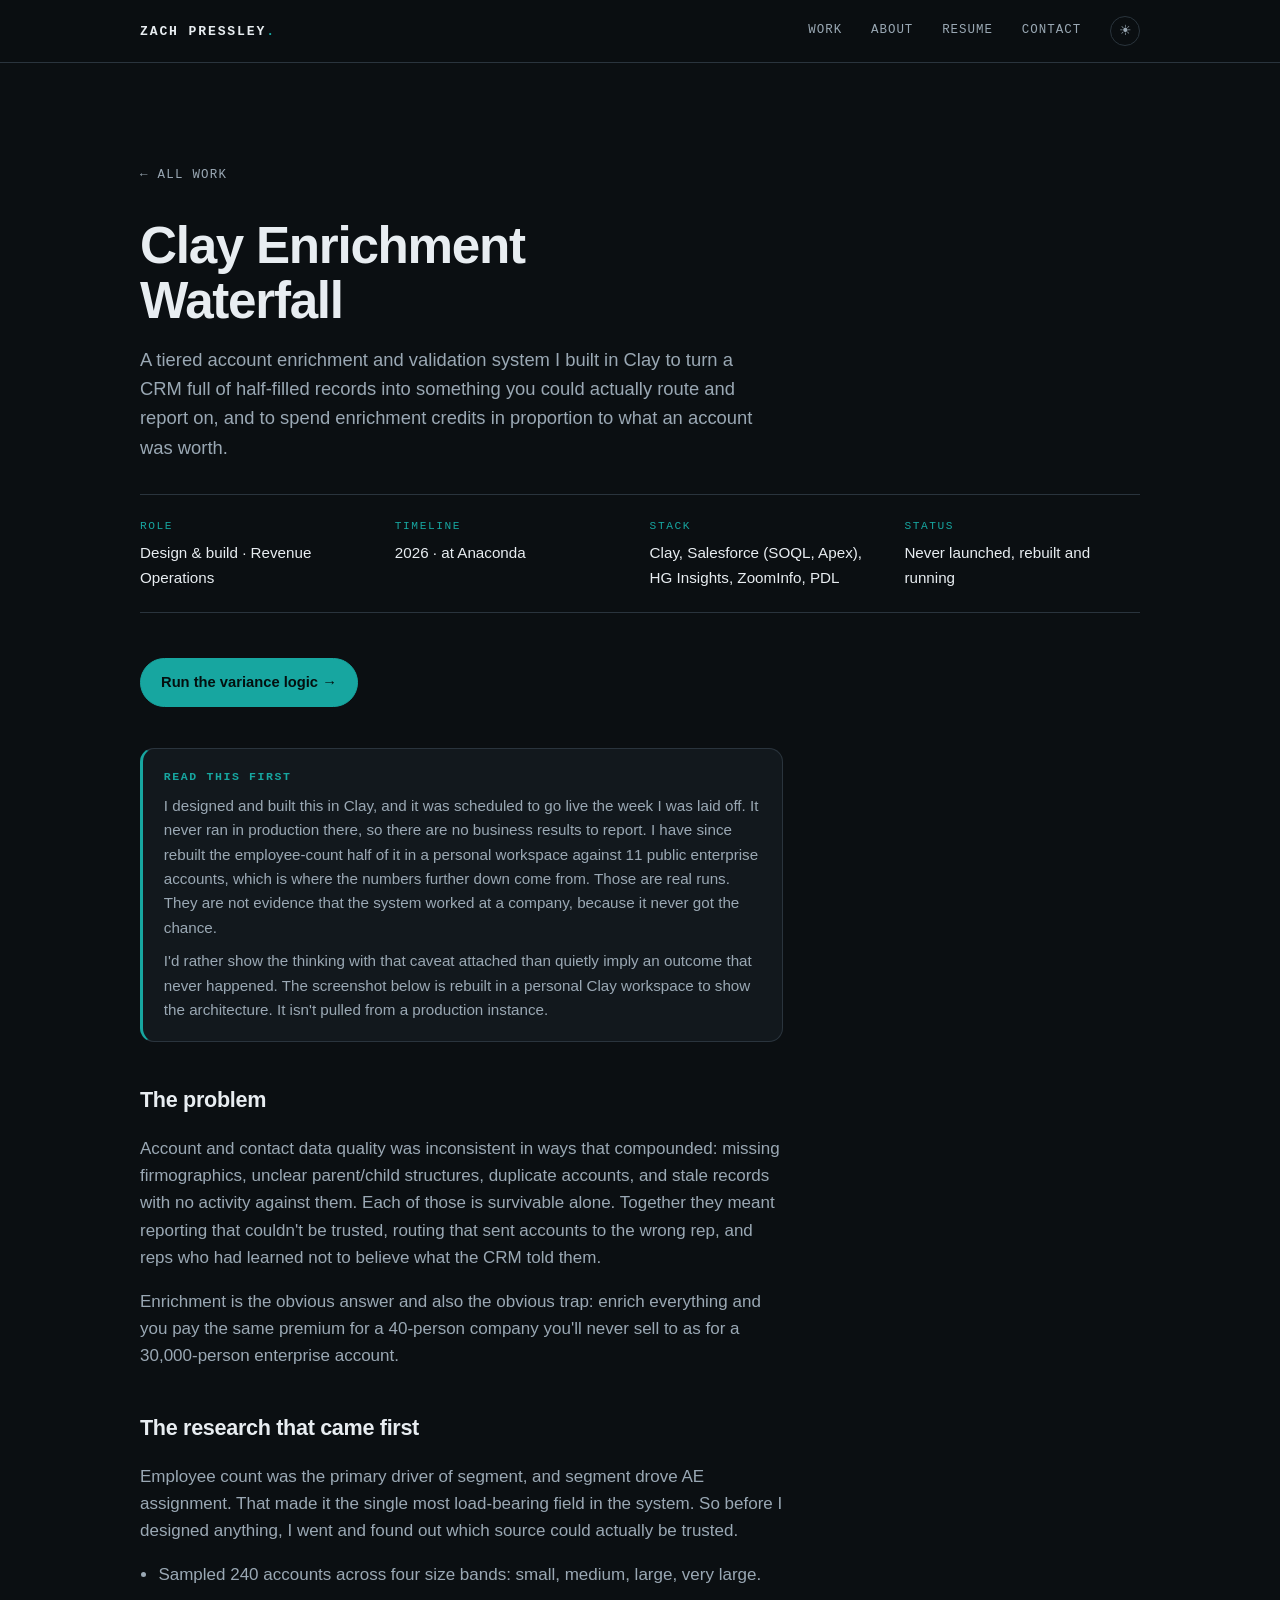
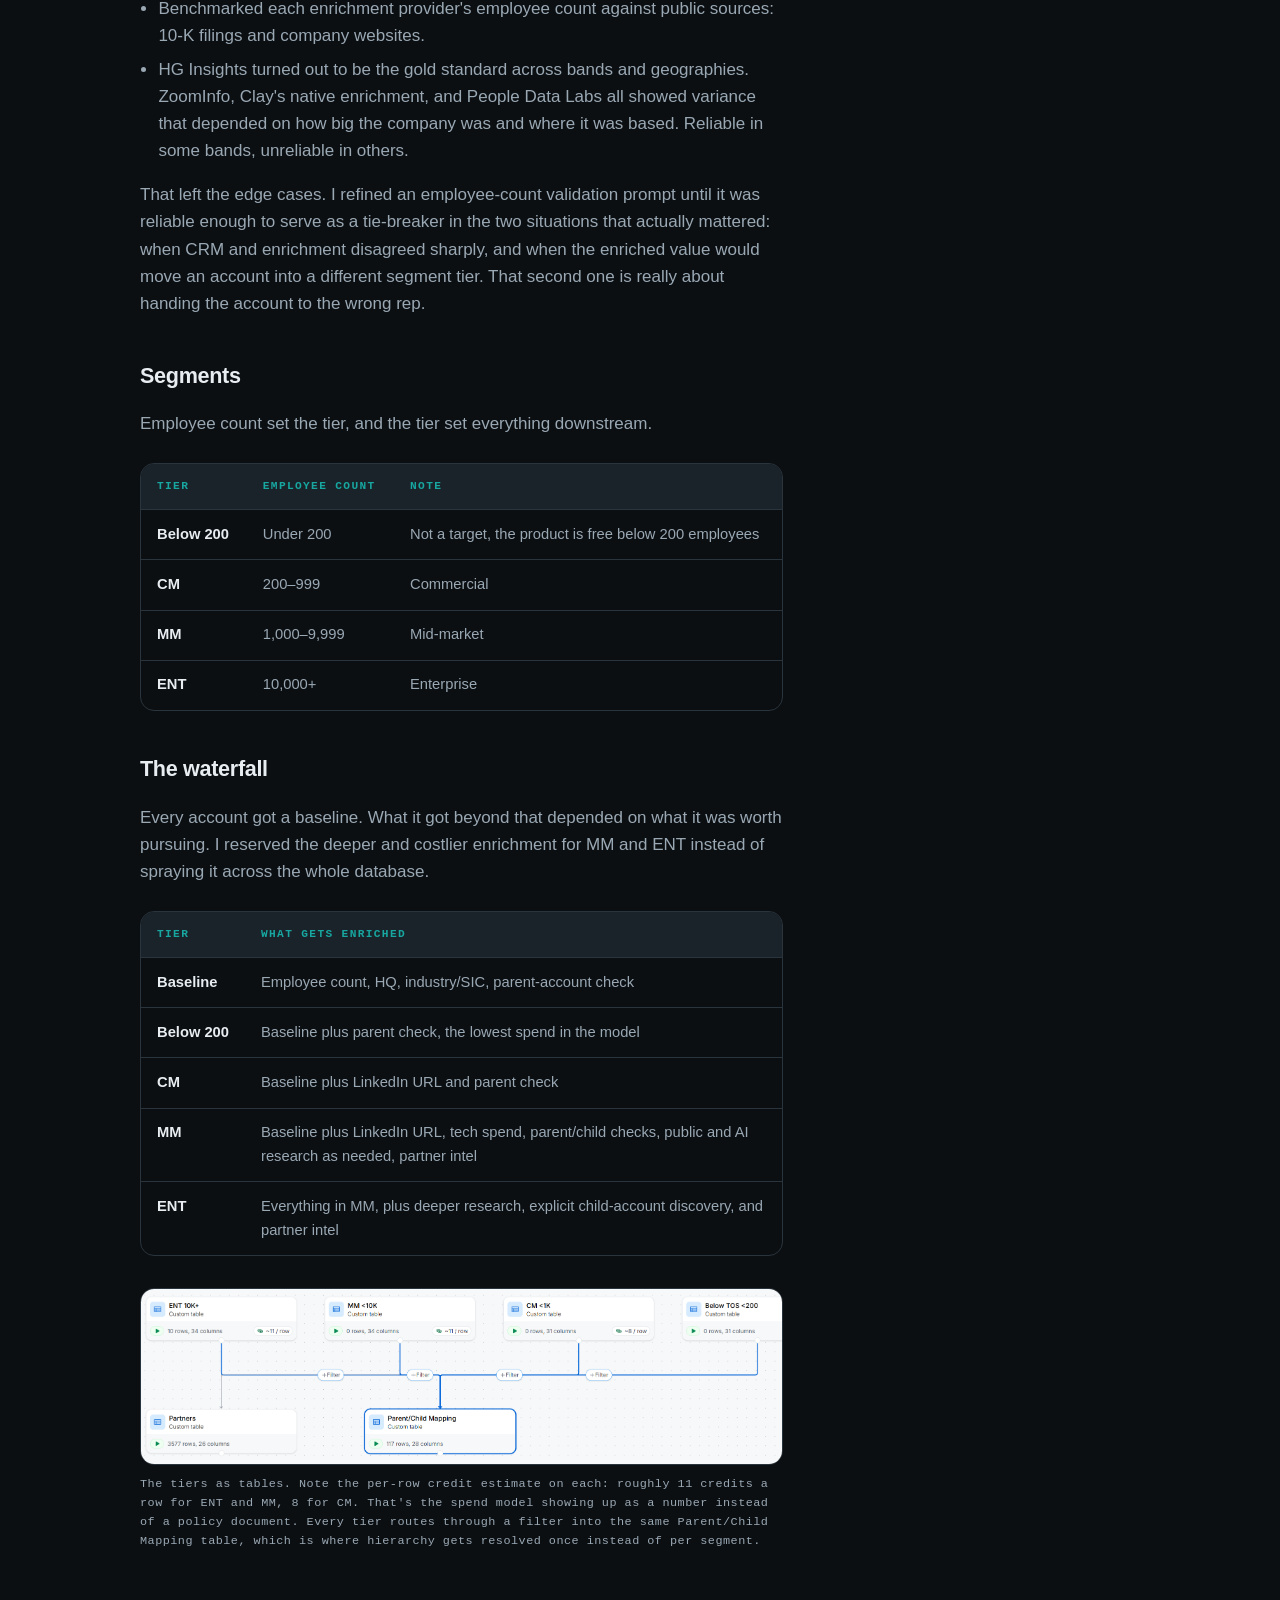
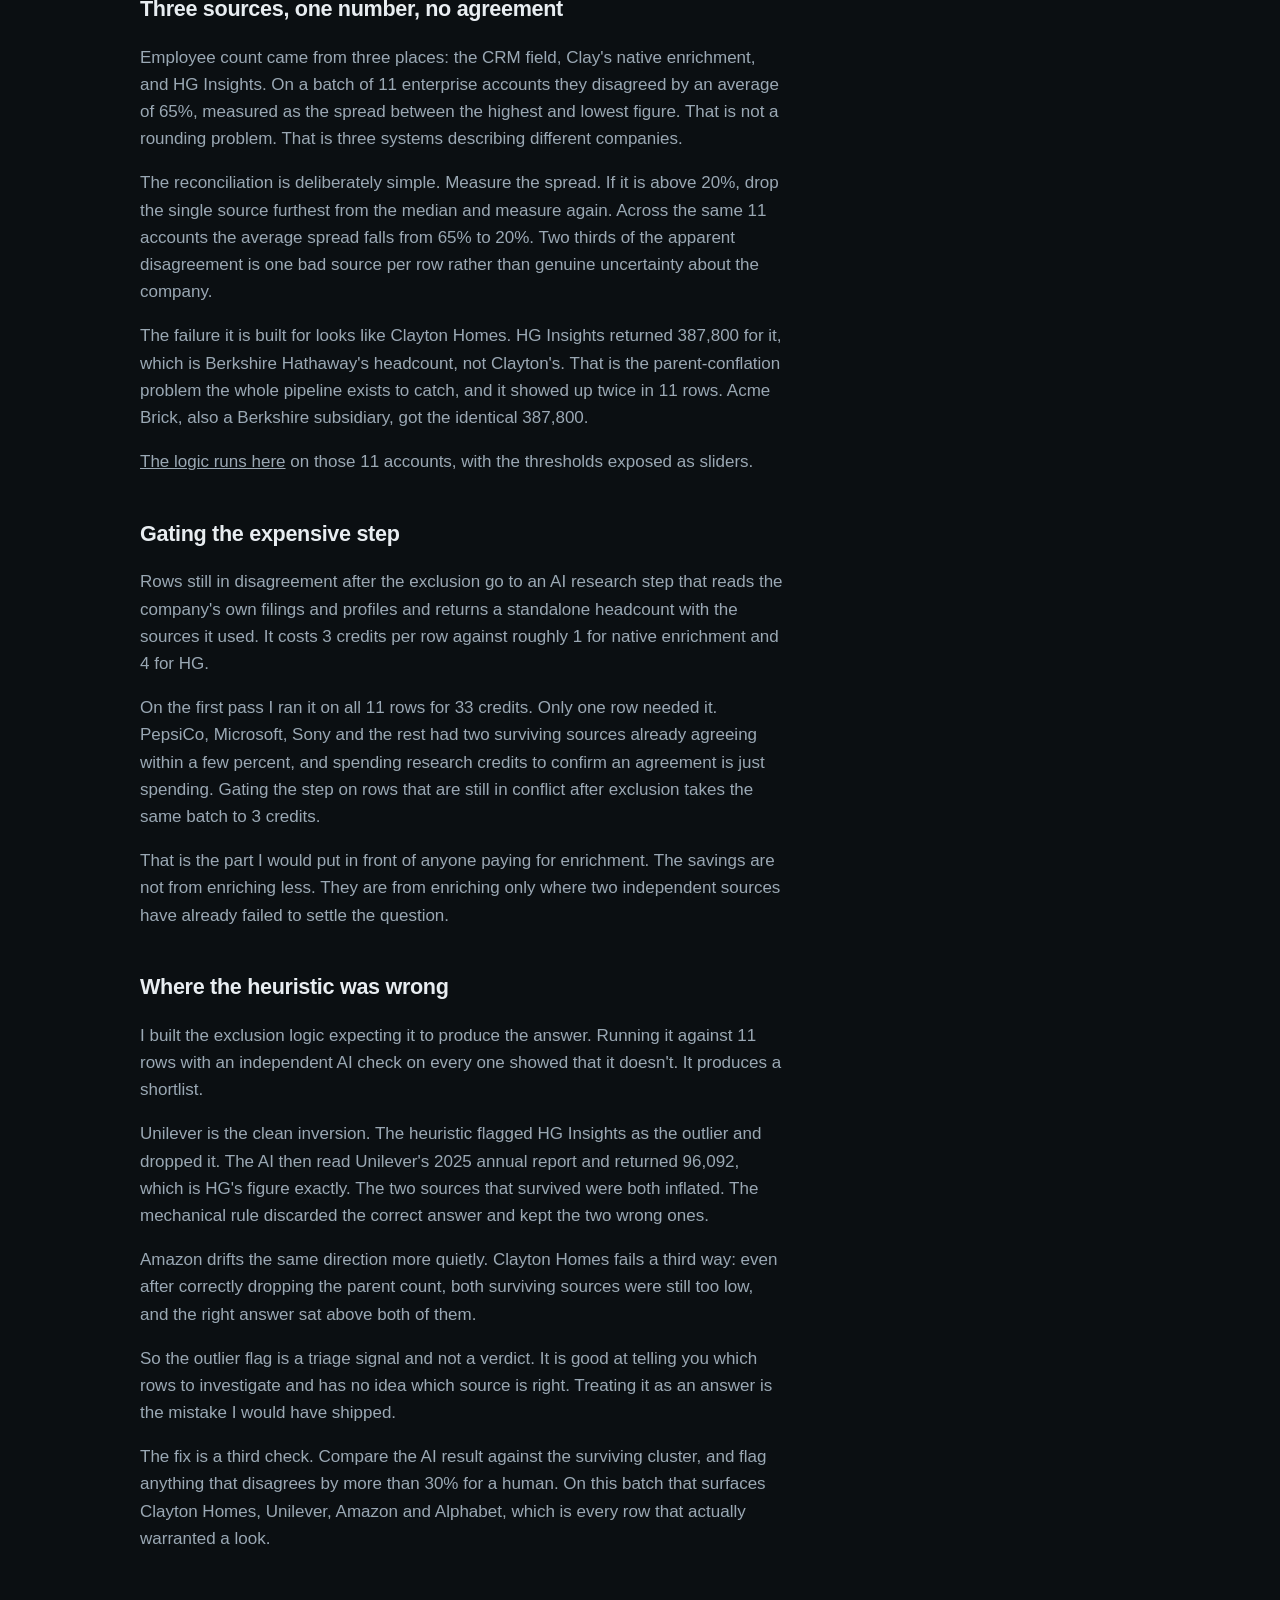
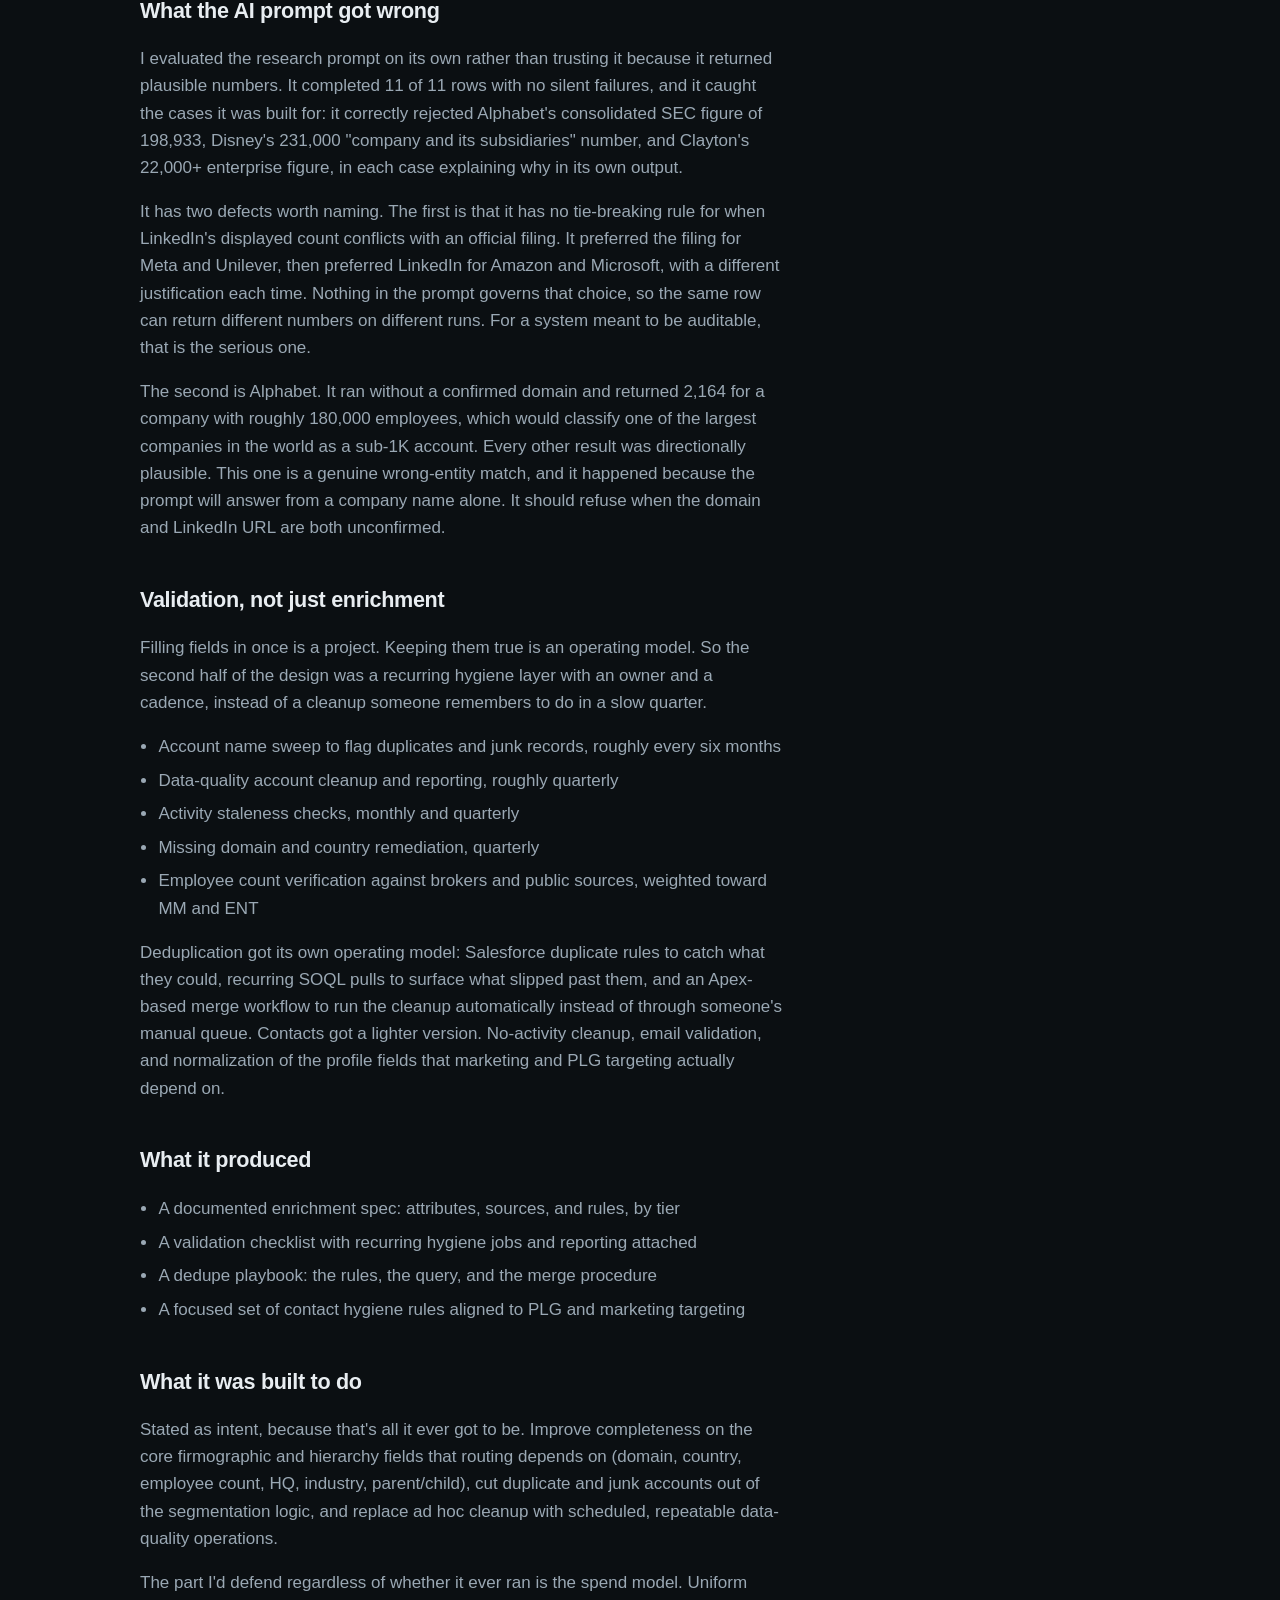
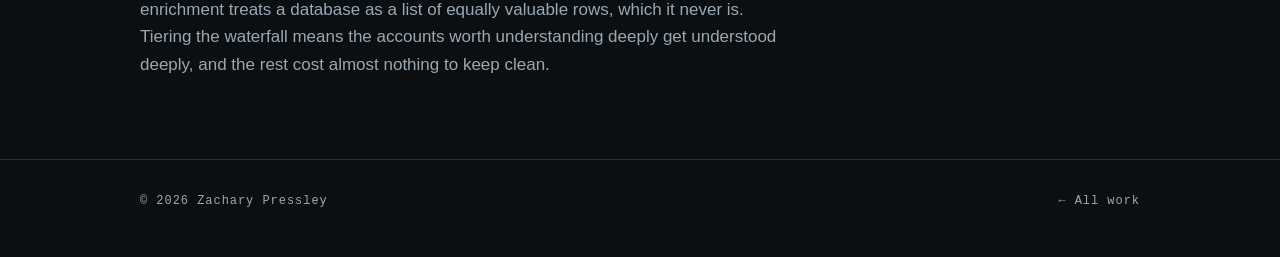
<file: projects/clay-enrichment-waterfall.html>
<!doctype html>
<html lang="en">
<head>
<meta charset="utf-8">
<meta name="viewport" content="width=device-width, initial-scale=1">
<title>Clay Enrichment Waterfall | Zach Pressley</title>
<meta name="description" content="A tiered account enrichment and validation system built in Clay to make a Salesforce instance trustworthy enough to route and report on, spending enrichment credits by segment value rather than uniformly.">
<meta name="color-scheme" content="dark light">
<link rel="canonical" href="https://zpressley.github.io/projects/clay-enrichment-waterfall.html">

<meta property="og:type" content="article">
<meta property="og:site_name" content="Zachary Pressley">
<meta property="og:url" content="https://zpressley.github.io/projects/clay-enrichment-waterfall.html">
<meta property="og:title" content="Clay Enrichment Waterfall">
<meta property="og:description" content="A tiered account enrichment and validation system built in Clay to make a Salesforce instance trustworthy enough to route and report on, spending enrichment credits by segment value rather than uniformly.">
<meta property="og:image" content="https://zpressley.github.io/assets/img/og/clay-enrichment-waterfall.png">
<meta property="og:image:width" content="1200">
<meta property="og:image:height" content="630">
<meta property="og:image:alt" content="Clay Enrichment Waterfall">
<meta name="twitter:card" content="summary_large_image">
<meta name="twitter:title" content="Clay Enrichment Waterfall">
<meta name="twitter:description" content="A tiered account enrichment and validation system built in Clay to make a Salesforce instance trustworthy enough to route and report on, spending enrichment credits by segment value rather than uniformly.">
<meta name="twitter:image" content="https://zpressley.github.io/assets/img/og/clay-enrichment-waterfall.png">
<link rel="stylesheet" href="../assets/css/style.css">
</head>
<body>

<nav class="nav">
  <div class="wrap nav__inner">
    <a class="nav__mark" href="../index.html">Zach Pressley<span>.</span></a>
    <div class="nav__links">
      <a href="../index.html#work">Work</a>
      <a href="../index.html#about">About</a>
      <a href="../assets/files/zach-pressley-resume.pdf" target="_blank" rel="noopener">Resume</a>
      <a href="../index.html#contact">Contact</a>
      <button class="theme-toggle" type="button" aria-label="Switch theme">☀</button>
    </div>
  </div>
</nav>

<main class="case">
  <div class="wrap">
    <a class="back" href="../index.html#work">← All work</a>

    <h1>Clay Enrichment Waterfall</h1>
    <p class="case__lede">
      A tiered account enrichment and validation system I built in Clay to turn a CRM full of
      half-filled records into something you could actually route and report on, and to spend
      enrichment credits in proportion to what an account was worth.
    </p>

    <dl class="facts">
      <div class="fact"><dt>Role</dt><dd>Design &amp; build · Revenue Operations</dd></div>
      <div class="fact"><dt>Timeline</dt><dd>2026 · at Anaconda</dd></div>
      <div class="fact"><dt>Stack</dt><dd>Clay, Salesforce (SOQL, Apex), HG Insights, ZoomInfo, PDL</dd></div>
      <div class="fact"><dt>Status</dt><dd>Never launched, rebuilt and running</dd></div>
    </dl>

    <div class="doclinks">
      <a class="btn btn--primary" href="../demo/employee-count-variance.html">Run the variance logic &rarr;</a>
    </div>

    <div class="callout">
      <h4>Read this first</h4>
      <p>
        I designed and built this in Clay, and it was scheduled to go live the week I was laid off.
        It never ran in production there, so there are no business results to report. I have since
        rebuilt the employee-count half of it in a personal workspace against 11 public enterprise
        accounts, which is where the numbers further down come from. Those are real runs. They are
        not evidence that the system worked at a company, because it never got the chance.
      </p>
      <p>
        I'd rather show the thinking with that caveat attached than quietly imply an outcome that
        never happened. The screenshot below is rebuilt in a personal Clay workspace to show the
        architecture. It isn't pulled from a production instance.
      </p>
    </div>

    <div class="prose">
      <h2>The problem</h2>
      <p>
        Account and contact data quality was inconsistent in ways that compounded: missing
        firmographics, unclear parent/child structures, duplicate accounts, and stale records with
        no activity against them. Each of those is survivable alone. Together they meant reporting
        that couldn't be trusted, routing that sent accounts to the wrong rep, and reps who had
        learned not to believe what the CRM told them.
      </p>
      <p>
        Enrichment is the obvious answer and also the obvious trap: enrich everything and you pay
        the same premium for a 40-person company you'll never sell to as for a 30,000-person
        enterprise account.
      </p>

      <h2>The research that came first</h2>
      <p>
        Employee count was the primary driver of segment, and segment drove AE assignment. That
        made it the single most load-bearing field in the system. So before I designed anything, I
        went and found out which source could actually be trusted.
      </p>
      <ul>
        <li>Sampled 240 accounts across four size bands: small, medium, large, very large.</li>
        <li>
          Benchmarked each enrichment provider's employee count against public sources: 10-K
          filings and company websites.
        </li>
        <li>
          HG Insights turned out to be the gold standard across bands and geographies. ZoomInfo,
          Clay's native enrichment, and People Data Labs all showed variance that depended on how
          big the company was and where it was based. Reliable in some bands, unreliable in
          others.
        </li>
      </ul>
      <p>
        That left the edge cases. I refined an employee-count validation prompt until it was
        reliable enough to serve as a tie-breaker in the two situations that actually mattered:
        when CRM and enrichment disagreed sharply, and when the enriched value would move an
        account into a different segment tier. That second one is really about handing the account
        to the wrong rep.
      </p>

      <h2>Segments</h2>
      <p>Employee count set the tier, and the tier set everything downstream.</p>

      <div class="table-wrap">
        <table>
          <thead>
            <tr><th>Tier</th><th>Employee count</th><th>Note</th></tr>
          </thead>
          <tbody>
            <tr><td>Below 200</td><td>Under 200</td><td>Not a target, the product is free below 200 employees</td></tr>
            <tr><td>CM</td><td>200–999</td><td>Commercial</td></tr>
            <tr><td>MM</td><td>1,000–9,999</td><td>Mid-market</td></tr>
            <tr><td>ENT</td><td>10,000+</td><td>Enterprise</td></tr>
          </tbody>
        </table>
      </div>

      <h2>The waterfall</h2>
      <p>
        Every account got a baseline. What it got beyond that depended on what it was worth
        pursuing. I reserved the deeper and costlier enrichment for MM and ENT instead of spraying
        it across the whole database.
      </p>

      <div class="table-wrap">
        <table>
          <thead>
            <tr><th>Tier</th><th>What gets enriched</th></tr>
          </thead>
          <tbody>
            <tr>
              <td>Baseline</td>
              <td>Employee count, HQ, industry/SIC, parent-account check</td>
            </tr>
            <tr>
              <td>Below 200</td>
              <td>Baseline plus parent check, the lowest spend in the model</td>
            </tr>
            <tr>
              <td>CM</td>
              <td>Baseline plus LinkedIn URL and parent check</td>
            </tr>
            <tr>
              <td>MM</td>
              <td>Baseline plus LinkedIn URL, tech spend, parent/child checks, public and AI research as needed, partner intel</td>
            </tr>
            <tr>
              <td>ENT</td>
              <td>Everything in MM, plus deeper research, explicit child-account discovery, and partner intel</td>
            </tr>
          </tbody>
        </table>
      </div>

      <figure class="figure">
        <img src="../assets/img/clay-waterfall-tables.png"
             alt="Clay canvas showing four segment tables (ENT 10K+, MM under 10K, CM under 1K, and Below 200), each routing through a filter into a shared Parent/Child Mapping table, with a separate Partners table.">
        <figcaption>
          The tiers as tables. Note the per-row credit estimate on each: roughly 11 credits a row
          for ENT and MM, 8 for CM. That's the spend model showing up as a number instead of a
          policy document. Every tier routes through a filter into the same Parent/Child Mapping
          table, which is where hierarchy gets resolved once instead of per segment.
        </figcaption>
      </figure>

      <h2>Three sources, one number, no agreement</h2>
      <p>
        Employee count came from three places: the CRM field, Clay's native enrichment, and HG
        Insights. On a batch of 11 enterprise accounts they disagreed by an average of 65%, measured
        as the spread between the highest and lowest figure. That is not a rounding problem. That is
        three systems describing different companies.
      </p>
      <p>
        The reconciliation is deliberately simple. Measure the spread. If it is above 20%, drop the
        single source furthest from the median and measure again. Across the same 11 accounts the
        average spread falls from 65% to 20%. Two thirds of the apparent disagreement is one bad
        source per row rather than genuine uncertainty about the company.
      </p>
      <p>
        The failure it is built for looks like Clayton Homes. HG Insights returned 387,800 for it,
        which is Berkshire Hathaway's headcount, not Clayton's. That is the parent-conflation problem
        the whole pipeline exists to catch, and it showed up twice in 11 rows. Acme Brick, also a
        Berkshire subsidiary, got the identical 387,800.
      </p>
      <p>
        <a href="../demo/employee-count-variance.html">The logic runs here</a> on those 11 accounts,
        with the thresholds exposed as sliders.
      </p>

      <h2>Gating the expensive step</h2>
      <p>
        Rows still in disagreement after the exclusion go to an AI research step that reads the
        company's own filings and profiles and returns a standalone headcount with the sources it
        used. It costs 3 credits per row against roughly 1 for native enrichment and 4 for HG.
      </p>
      <p>
        On the first pass I ran it on all 11 rows for 33 credits. Only one row needed it. PepsiCo,
        Microsoft, Sony and the rest had two surviving sources already agreeing within a few percent,
        and spending research credits to confirm an agreement is just spending. Gating the step on
        rows that are still in conflict after exclusion takes the same batch to 3 credits.
      </p>
      <p>
        That is the part I would put in front of anyone paying for enrichment. The savings are not
        from enriching less. They are from enriching only where two independent sources have already
        failed to settle the question.
      </p>

      <h2>Where the heuristic was wrong</h2>
      <p>
        I built the exclusion logic expecting it to produce the answer. Running it against 11 rows
        with an independent AI check on every one showed that it doesn't. It produces a shortlist.
      </p>
      <p>
        Unilever is the clean inversion. The heuristic flagged HG Insights as the outlier and dropped
        it. The AI then read Unilever's 2025 annual report and returned 96,092, which is HG's figure
        exactly. The two sources that survived were both inflated. The mechanical rule discarded the
        correct answer and kept the two wrong ones.
      </p>
      <p>
        Amazon drifts the same direction more quietly. Clayton Homes fails a third way: even after
        correctly dropping the parent count, both surviving sources were still too low, and the right
        answer sat above both of them.
      </p>
      <p>
        So the outlier flag is a triage signal and not a verdict. It is good at telling you which
        rows to investigate and has no idea which source is right. Treating it as an answer is the
        mistake I would have shipped.
      </p>
      <p>
        The fix is a third check. Compare the AI result against the surviving cluster, and flag
        anything that disagrees by more than 30% for a human. On this batch that surfaces Clayton
        Homes, Unilever, Amazon and Alphabet, which is every row that actually warranted a look.
      </p>

      <h2>What the AI prompt got wrong</h2>
      <p>
        I evaluated the research prompt on its own rather than trusting it because it returned
        plausible numbers. It completed 11 of 11 rows with no silent failures, and it caught the
        cases it was built for: it correctly rejected Alphabet's consolidated SEC figure of 198,933,
        Disney's 231,000 "company and its subsidiaries" number, and Clayton's 22,000+ enterprise
        figure, in each case explaining why in its own output.
      </p>
      <p>
        It has two defects worth naming. The first is that it has no tie-breaking rule for when
        LinkedIn's displayed count conflicts with an official filing. It preferred the filing for
        Meta and Unilever, then preferred LinkedIn for Amazon and Microsoft, with a different
        justification each time. Nothing in the prompt governs that choice, so the same row can
        return different numbers on different runs. For a system meant to be auditable, that is the
        serious one.
      </p>
      <p>
        The second is Alphabet. It ran without a confirmed domain and returned 2,164 for a company
        with roughly 180,000 employees, which would classify one of the largest companies in the
        world as a sub-1K account. Every other result was directionally plausible. This one is a
        genuine wrong-entity match, and it happened because the prompt will answer from a company
        name alone. It should refuse when the domain and LinkedIn URL are both unconfirmed.
      </p>

      <h2>Validation, not just enrichment</h2>
      <p>
        Filling fields in once is a project. Keeping them true is an operating model. So the
        second half of the design was a recurring hygiene layer with an owner and a cadence,
        instead of a cleanup someone remembers to do in a slow quarter.
      </p>
      <ul>
        <li>Account name sweep to flag duplicates and junk records, roughly every six months</li>
        <li>Data-quality account cleanup and reporting, roughly quarterly</li>
        <li>Activity staleness checks, monthly and quarterly</li>
        <li>Missing domain and country remediation, quarterly</li>
        <li>Employee count verification against brokers and public sources, weighted toward MM and ENT</li>
      </ul>
      <p>
        Deduplication got its own operating model: Salesforce duplicate rules to catch what they
        could, recurring SOQL pulls to surface what slipped past them, and an Apex-based merge
        workflow to run the cleanup automatically instead of through someone's manual queue.
        Contacts got a lighter version. No-activity cleanup, email validation, and normalization
        of the profile fields that marketing and PLG targeting actually depend on.
      </p>

      <h2>What it produced</h2>
      <ul>
        <li>A documented enrichment spec: attributes, sources, and rules, by tier</li>
        <li>A validation checklist with recurring hygiene jobs and reporting attached</li>
        <li>A dedupe playbook: the rules, the query, and the merge procedure</li>
        <li>A focused set of contact hygiene rules aligned to PLG and marketing targeting</li>
      </ul>

      <h2>What it was built to do</h2>
      <p>
        Stated as intent, because that's all it ever got to be. Improve completeness on the core
        firmographic and hierarchy fields that routing depends on (domain, country, employee count,
        HQ, industry, parent/child), cut duplicate and junk accounts out of the segmentation logic,
        and replace ad hoc cleanup with scheduled, repeatable data-quality operations.
      </p>
      <p>
        The part I'd defend regardless of whether it ever ran is the spend model. Uniform
        enrichment treats a database as a list of equally valuable rows, which it never is.
        Tiering the waterfall means the accounts worth understanding deeply get understood deeply,
        and the rest cost almost nothing to keep clean.
      </p>
    </div>
  </div>
</main>

<footer class="footer">
  <div class="wrap footer__inner">
    <span>© <span id="year">2026</span> Zachary Pressley</span>
    <a href="../index.html#work">← All work</a>
  </div>
</footer>

<script src="../assets/js/main.js"></script>
</body>
</html>
</file>
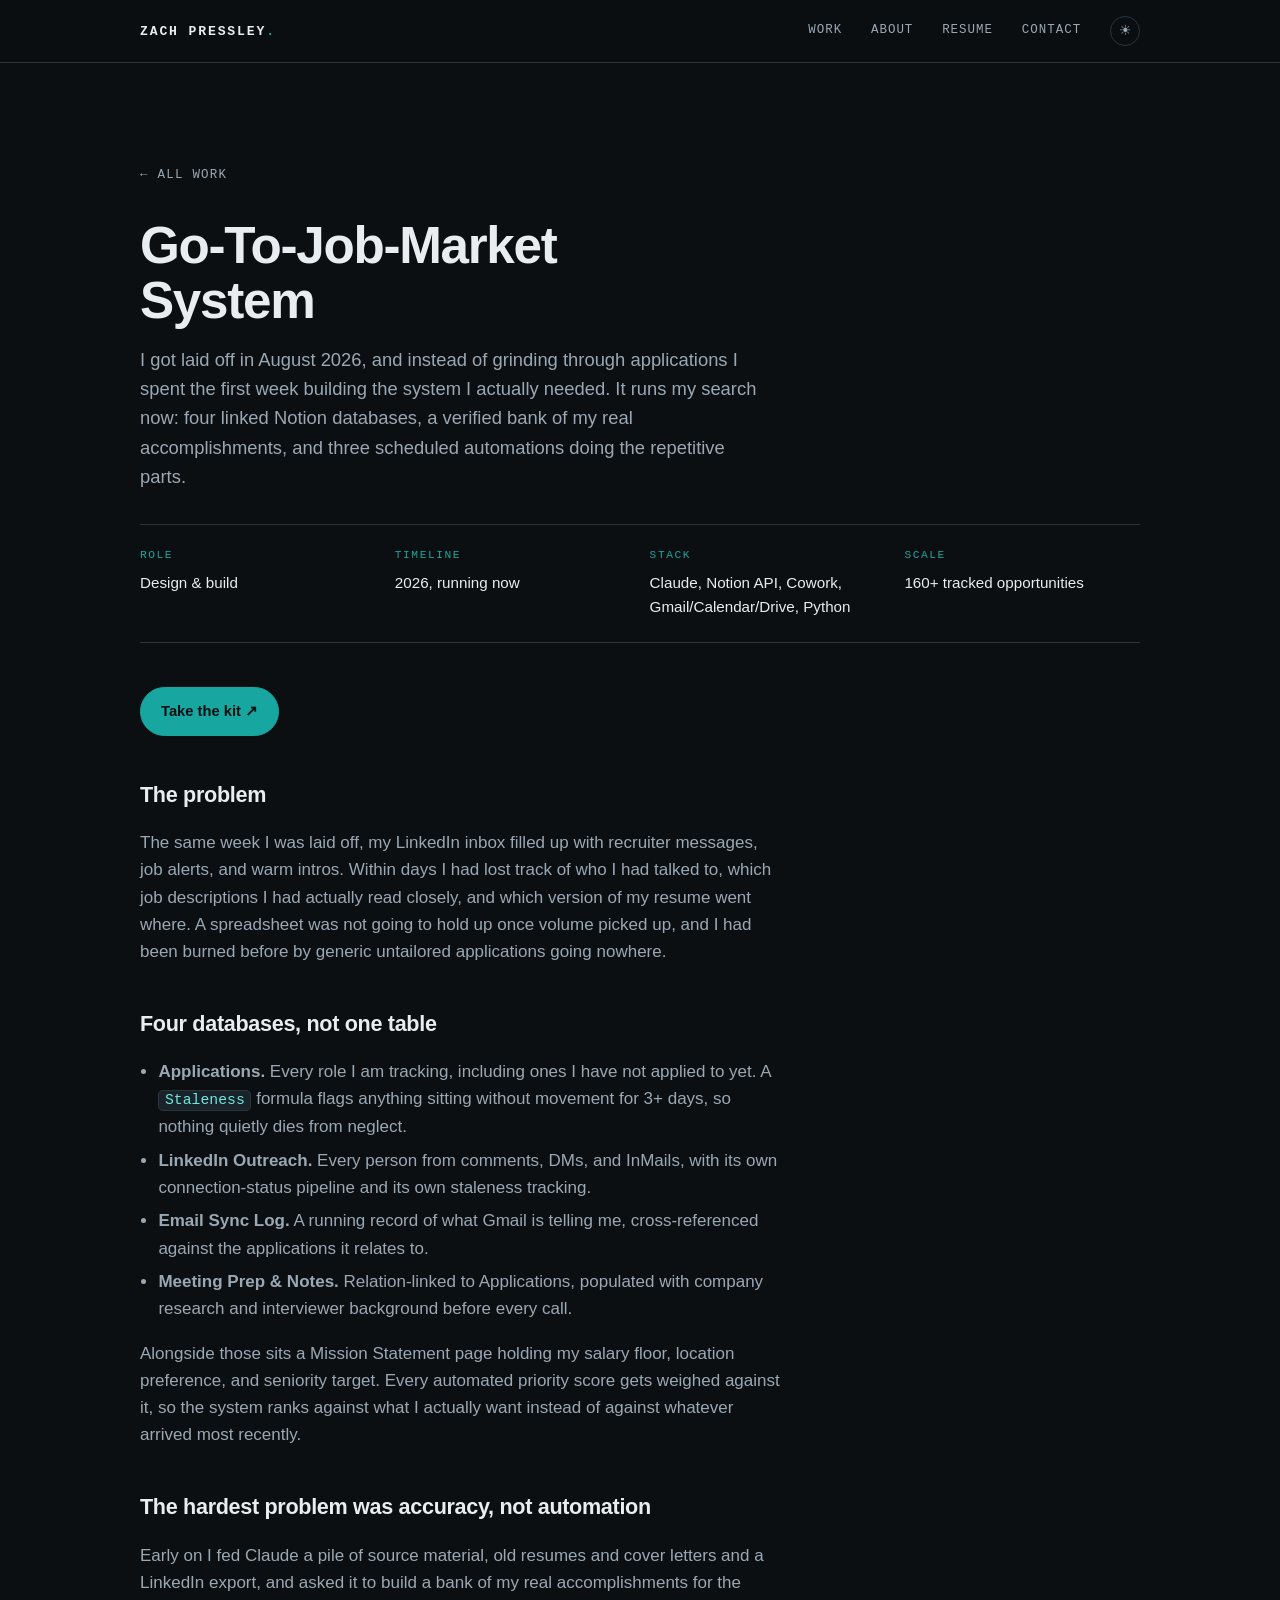
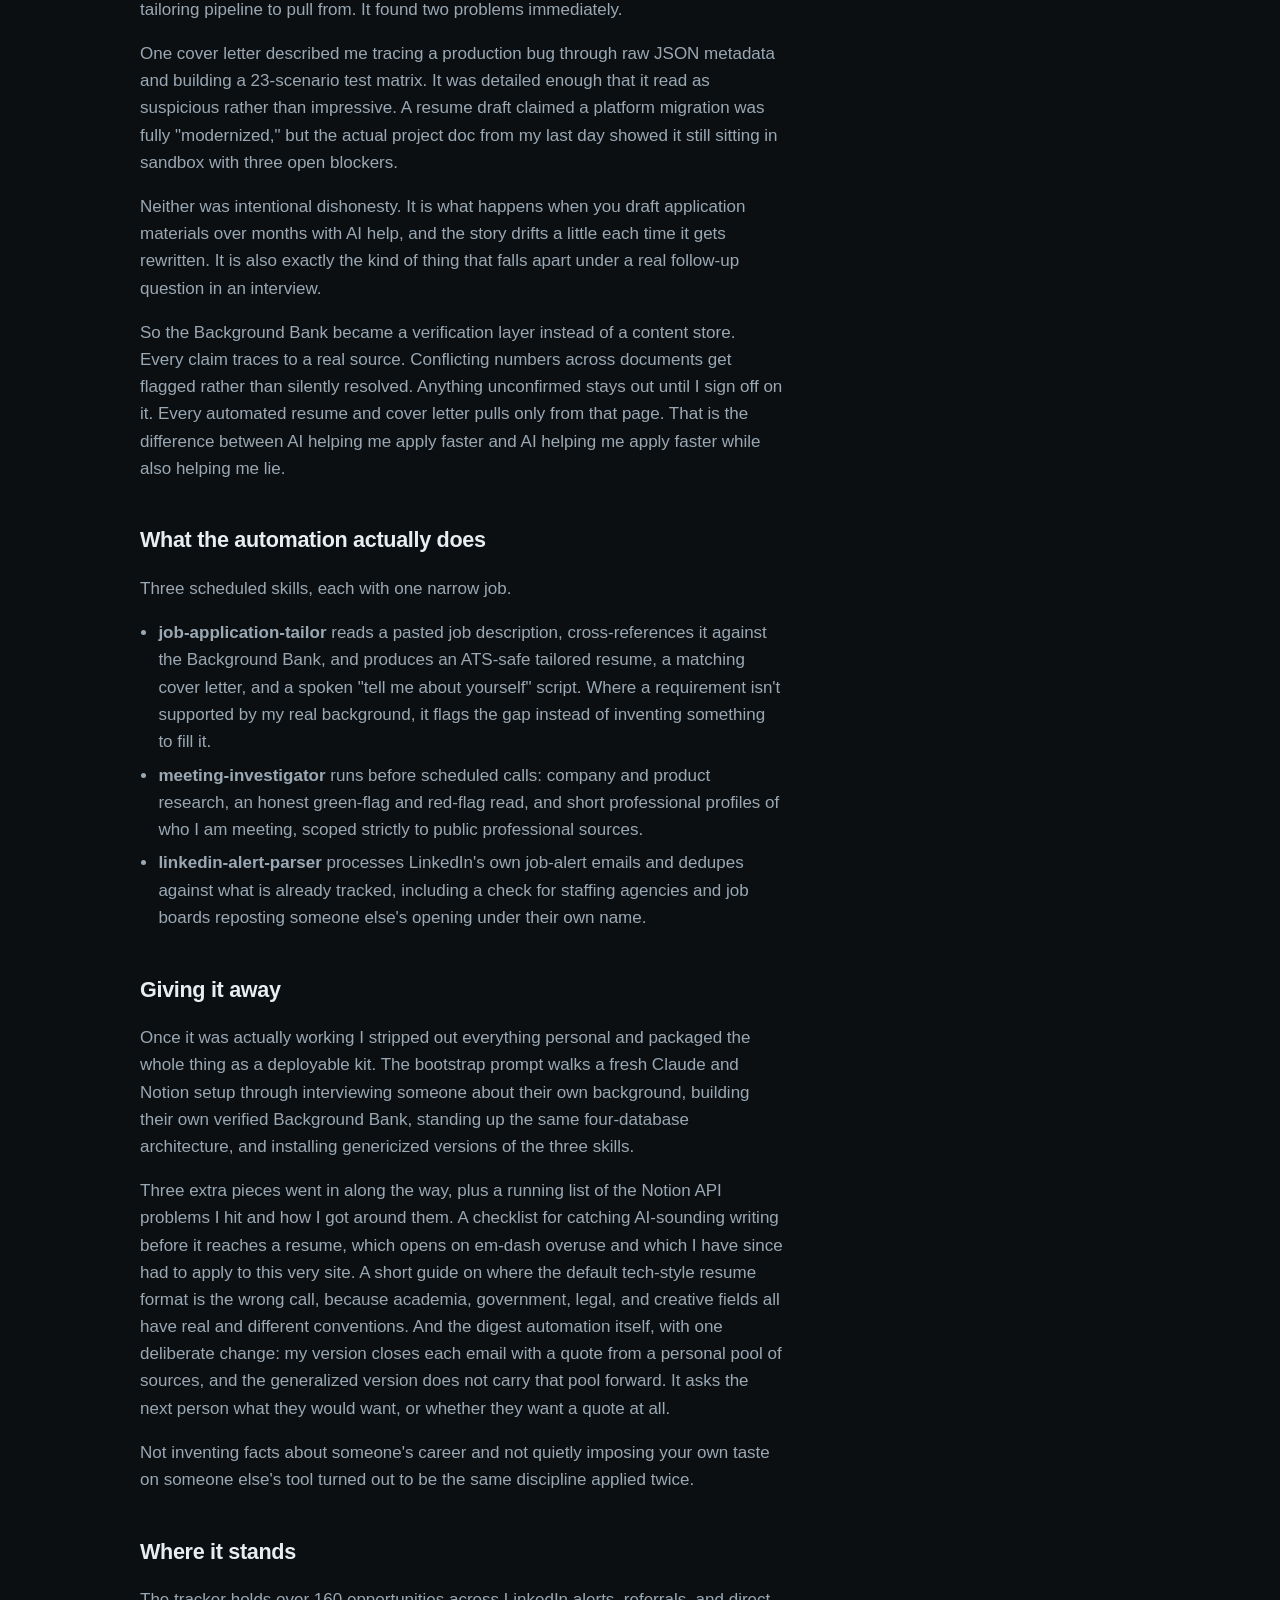
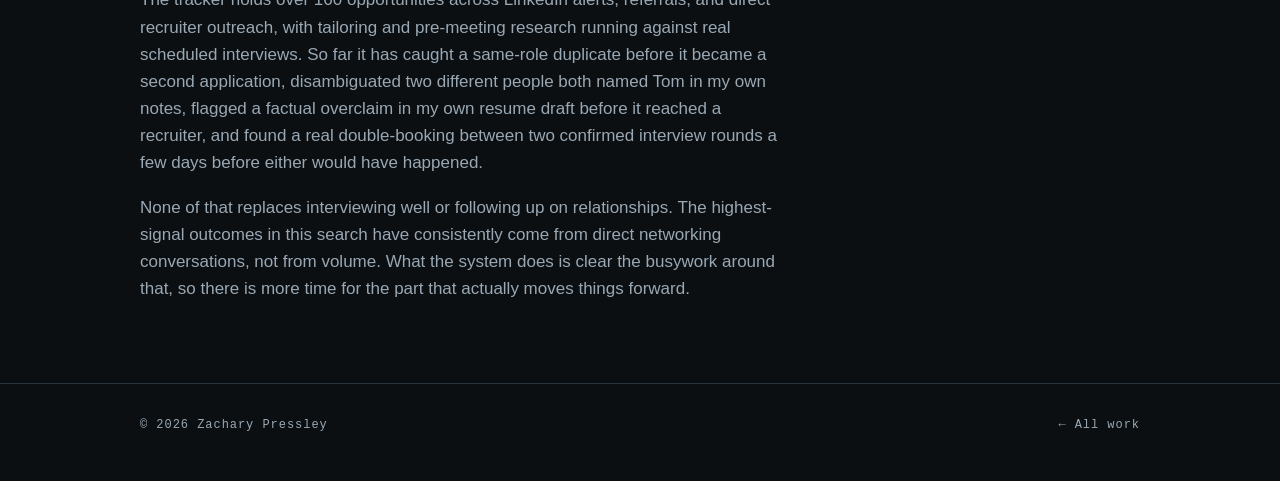
<file: projects/job-search-ops.html>
<!doctype html>
<html lang="en">
<head>
<meta charset="utf-8">
<meta name="viewport" content="width=device-width, initial-scale=1">
<title>Go-To-Job-Market System | Zachary Pressley</title>
<meta name="description" content="A Notion and Claude platform that runs my own job search: four linked databases, a verified accomplishment bank, and three scheduled automations. Packaged and given away as a deployable kit.">
<meta name="color-scheme" content="dark light">
<link rel="canonical" href="https://zpressley.github.io/projects/job-search-ops.html">

<meta property="og:type" content="article">
<meta property="og:site_name" content="Zachary Pressley">
<meta property="og:url" content="https://zpressley.github.io/projects/job-search-ops.html">
<meta property="og:title" content="Go-To-Job-Market System">
<meta property="og:description" content="A Notion and Claude platform that runs my own job search: four linked databases, a verified accomplishment bank, and three scheduled automations. Packaged and given away as a deployable kit.">
<meta property="og:image" content="https://zpressley.github.io/assets/img/og/job-search-ops.png">
<meta property="og:image:width" content="1200">
<meta property="og:image:height" content="630">
<meta property="og:image:alt" content="Go-To-Job-Market System">
<meta name="twitter:card" content="summary_large_image">
<meta name="twitter:title" content="Go-To-Job-Market System">
<meta name="twitter:description" content="A Notion and Claude platform that runs my own job search: four linked databases, a verified accomplishment bank, and three scheduled automations. Packaged and given away as a deployable kit.">
<meta name="twitter:image" content="https://zpressley.github.io/assets/img/og/job-search-ops.png">
<link rel="stylesheet" href="../assets/css/style.css">
</head>
<body>

<nav class="nav">
  <div class="wrap nav__inner">
    <a class="nav__mark" href="../index.html">Zach Pressley<span>.</span></a>
    <div class="nav__links">
      <a href="../index.html#work">Work</a>
      <a href="../index.html#about">About</a>
      <a href="../assets/files/zach-pressley-resume.pdf" target="_blank" rel="noopener">Resume</a>
      <a href="../index.html#contact">Contact</a>
      <button class="theme-toggle" type="button" aria-label="Switch theme">☀</button>
    </div>
  </div>
</nav>

<main class="case">
  <div class="wrap">
    <a class="back" href="../index.html#work">← All work</a>

    <h1>Go-To-Job-Market System</h1>
    <p class="case__lede">
      I got laid off in August 2026, and instead of grinding through applications I spent the
      first week building the system I actually needed. It runs my search now: four linked Notion
      databases, a verified bank of my real accomplishments, and three scheduled automations
      doing the repetitive parts.
    </p>

    <dl class="facts">
      <div class="fact"><dt>Role</dt><dd>Design &amp; build</dd></div>
      <div class="fact"><dt>Timeline</dt><dd>2026, running now</dd></div>
      <div class="fact"><dt>Stack</dt><dd>Claude, Notion API, Cowork, Gmail/Calendar/Drive, Python</dd></div>
      <div class="fact"><dt>Scale</dt><dd>160+ tracked opportunities</dd></div>
    </dl>

    <div class="doclinks">
      <a class="btn btn--primary" href="https://github.com/zpressley/zpressley.github.io/tree/main/src/job-search-ops-kit" target="_blank" rel="noopener">Take the kit ↗</a>
    </div>

    <div class="prose">
      <h2>The problem</h2>
      <p>
        The same week I was laid off, my LinkedIn inbox filled up with recruiter messages, job
        alerts, and warm intros. Within days I had lost track of who I had talked to, which job
        descriptions I had actually read closely, and which version of my resume went where. A
        spreadsheet was not going to hold up once volume picked up, and I had been burned before
        by generic untailored applications going nowhere.
      </p>

      <h2>Four databases, not one table</h2>
      <ul>
        <li>
          <strong>Applications.</strong> Every role I am tracking, including ones I have not
          applied to yet. A <code>Staleness</code> formula flags anything sitting without movement
          for 3+ days, so nothing quietly dies from neglect.
        </li>
        <li>
          <strong>LinkedIn Outreach.</strong> Every person from comments, DMs, and InMails, with
          its own connection-status pipeline and its own staleness tracking.
        </li>
        <li>
          <strong>Email Sync Log.</strong> A running record of what Gmail is telling me,
          cross-referenced against the applications it relates to.
        </li>
        <li>
          <strong>Meeting Prep &amp; Notes.</strong> Relation-linked to Applications, populated
          with company research and interviewer background before every call.
        </li>
      </ul>
      <p>
        Alongside those sits a Mission Statement page holding my salary floor, location
        preference, and seniority target. Every automated priority score gets weighed against it,
        so the system ranks against what I actually want instead of against whatever arrived most
        recently.
      </p>

      <h2>The hardest problem was accuracy, not automation</h2>
      <p>
        Early on I fed Claude a pile of source material, old resumes and cover letters and a
        LinkedIn export, and asked it to build a bank of my real accomplishments for the tailoring
        pipeline to pull from. It found two problems immediately.
      </p>
      <p>
        One cover letter described me tracing a production bug through raw JSON metadata and
        building a 23-scenario test matrix. It was detailed enough that it read as suspicious
        rather than impressive. A resume draft claimed a platform migration was fully
        "modernized," but the actual project doc from my last day showed it still sitting in
        sandbox with three open blockers.
      </p>
      <p>
        Neither was intentional dishonesty. It is what happens when you draft application
        materials over months with AI help, and the story drifts a little each time it gets
        rewritten. It is also exactly the kind of thing that falls apart under a real follow-up
        question in an interview.
      </p>
      <p>
        So the Background Bank became a verification layer instead of a content store. Every claim
        traces to a real source. Conflicting numbers across documents get flagged rather than
        silently resolved. Anything unconfirmed stays out until I sign off on it. Every automated
        resume and cover letter pulls only from that page. That is the difference between AI
        helping me apply faster and AI helping me apply faster while also helping me lie.
      </p>

      <h2>What the automation actually does</h2>
      <p>Three scheduled skills, each with one narrow job.</p>
      <ul>
        <li>
          <strong>job-application-tailor</strong> reads a pasted job description, cross-references
          it against the Background Bank, and produces an ATS-safe tailored resume, a matching
          cover letter, and a spoken "tell me about yourself" script. Where a requirement isn't
          supported by my real background, it flags the gap instead of inventing something to fill
          it.
        </li>
        <li>
          <strong>meeting-investigator</strong> runs before scheduled calls: company and product
          research, an honest green-flag and red-flag read, and short professional profiles of who
          I am meeting, scoped strictly to public professional sources.
        </li>
        <li>
          <strong>linkedin-alert-parser</strong> processes LinkedIn's own job-alert emails and
          dedupes against what is already tracked, including a check for staffing agencies and
          job boards reposting someone else's opening under their own name.
        </li>
      </ul>

      <h2>Giving it away</h2>
      <p>
        Once it was actually working I stripped out everything personal and packaged the whole
        thing as a deployable kit. The bootstrap prompt walks a fresh Claude and Notion setup
        through interviewing someone about their own background, building their own verified
        Background Bank, standing up the same four-database architecture, and installing
        genericized versions of the three skills.
      </p>
      <p>
        Three extra pieces went in along the way, plus a running list of the Notion API problems
        I hit and how I got around them. A checklist for catching AI-sounding writing before it
        reaches a resume, which opens on em-dash overuse and which I have since had to apply to
        this very site. A short guide on where the default tech-style resume format is
        the wrong call, because academia, government, legal, and creative fields all have real and
        different conventions. And the digest automation itself, with one deliberate change: my
        version closes each email with a quote from a personal pool of sources, and the
        generalized version does not carry that pool forward. It asks the next person what they
        would want, or whether they want a quote at all.
      </p>
      <p>
        Not inventing facts about someone's career and not quietly imposing your own taste on
        someone else's tool turned out to be the same discipline applied twice.
      </p>

      <h2>Where it stands</h2>
      <p>
        The tracker holds over 160 opportunities across LinkedIn alerts, referrals, and direct
        recruiter outreach, with tailoring and pre-meeting research running against real scheduled
        interviews. So far it has caught a same-role duplicate before it became a second
        application, disambiguated two different people both named Tom in my own notes, flagged a
        factual overclaim in my own resume draft before it reached a recruiter, and found a real
        double-booking between two confirmed interview rounds a few days before either would have
        happened.
      </p>
      <p>
        None of that replaces interviewing well or following up on relationships. The
        highest-signal outcomes in this search have consistently come from direct networking
        conversations, not from volume. What the system does is clear the busywork around that, so
        there is more time for the part that actually moves things forward.
      </p>
    </div>
  </div>
</main>

<footer class="footer">
  <div class="wrap footer__inner">
    <span>© <span id="year">2026</span> Zachary Pressley</span>
    <a href="../index.html#work">← All work</a>
  </div>
</footer>

<script src="../assets/js/main.js"></script>
</body>
</html>
</file>
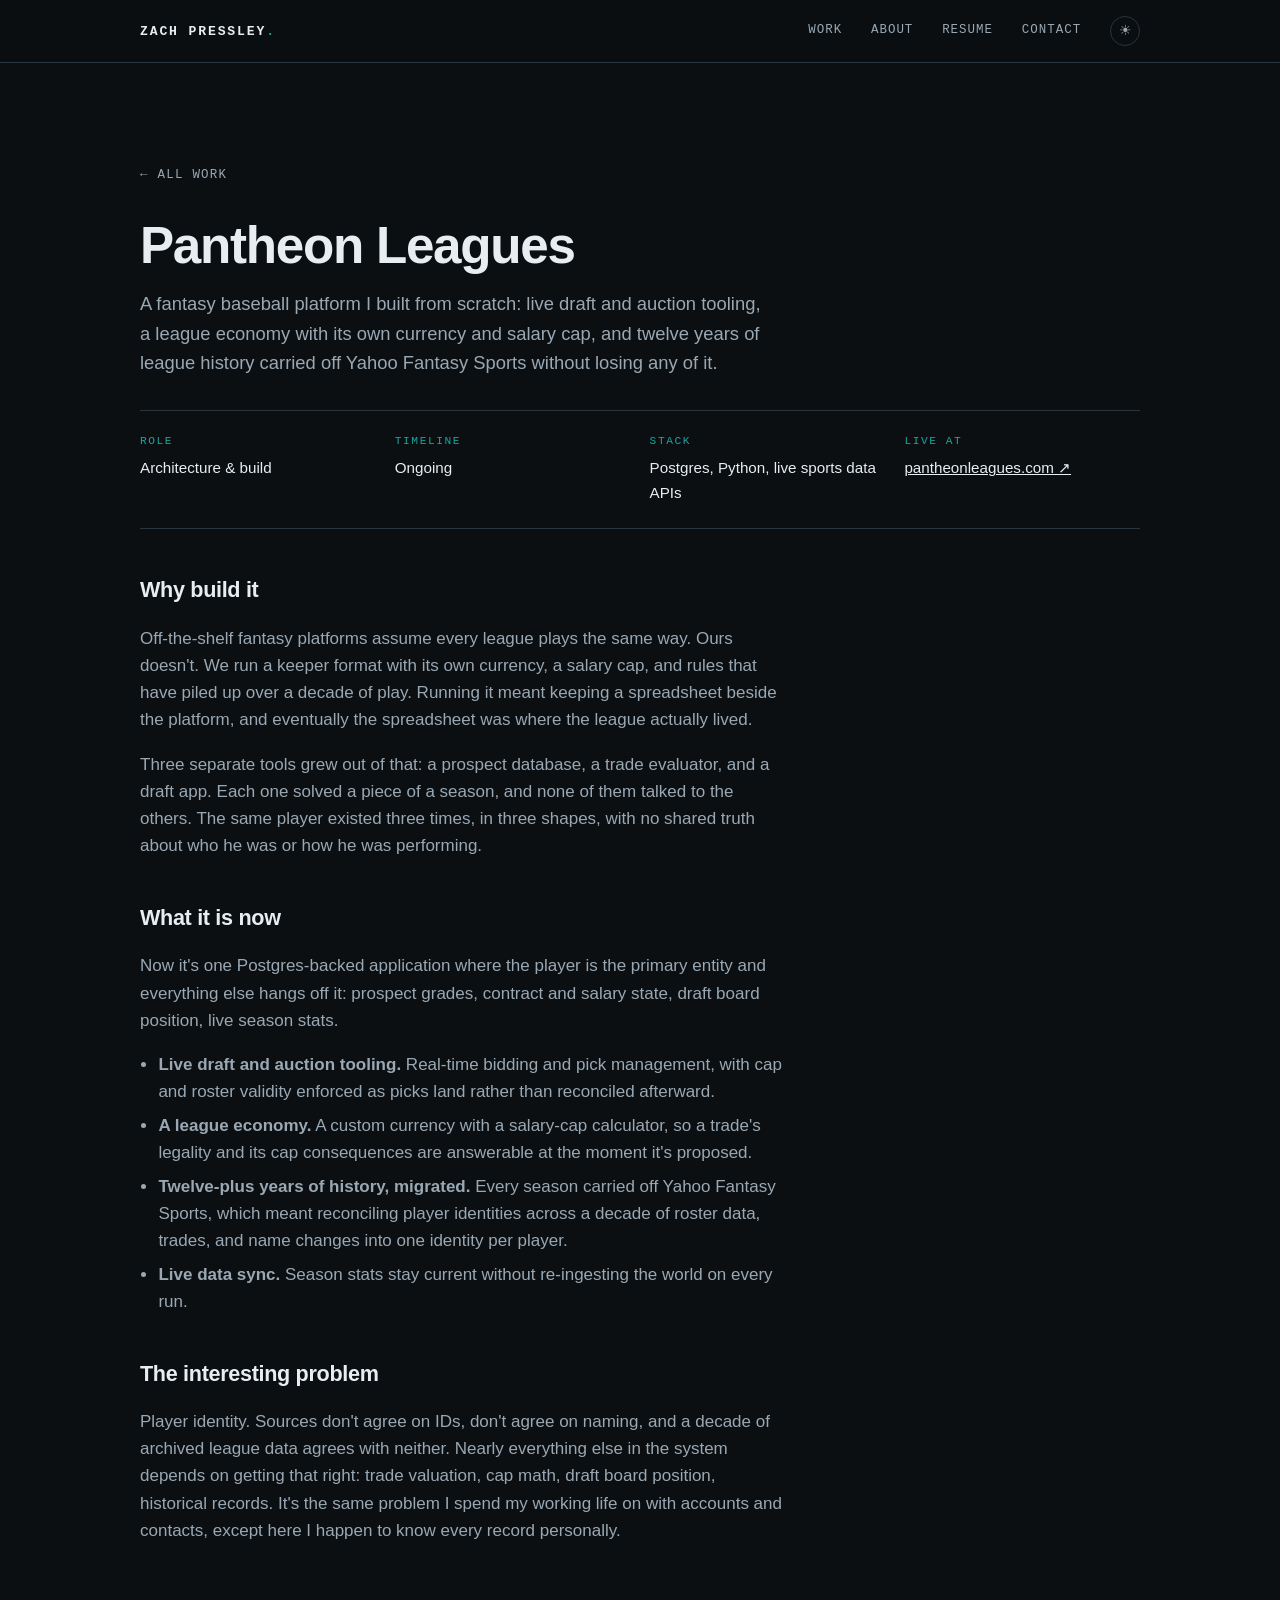
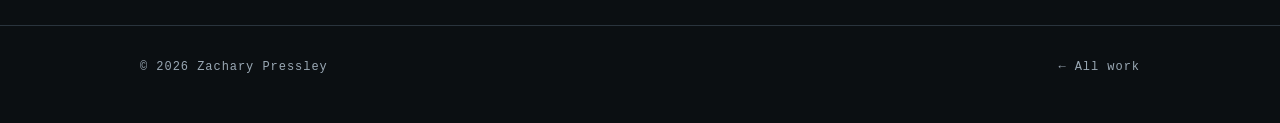
<file: projects/pantheon-leagues.html>
<!doctype html>
<html lang="en">
<head>
<meta charset="utf-8">
<meta name="viewport" content="width=device-width, initial-scale=1">
<title>Pantheon Leagues | Zachary Pressley</title>
<meta name="description" content="A fantasy baseball platform built from scratch: live draft and auction tooling, a custom league-currency system with a salary-cap calculator, and a migration of 12+ years of league history off Yahoo Fantasy Sports.">
<meta name="color-scheme" content="dark light">
<link rel="canonical" href="https://zpressley.github.io/projects/pantheon-leagues.html">

<meta property="og:type" content="article">
<meta property="og:site_name" content="Zachary Pressley">
<meta property="og:url" content="https://zpressley.github.io/projects/pantheon-leagues.html">
<meta property="og:title" content="Pantheon Leagues">
<meta property="og:description" content="A fantasy baseball platform built from scratch: live draft and auction tooling, a custom league-currency system with a salary-cap calculator, and a migration of 12+ years of league history off Yahoo Fantasy Sports.">
<meta property="og:image" content="https://zpressley.github.io/assets/img/og/pantheon-leagues.png">
<meta property="og:image:width" content="1200">
<meta property="og:image:height" content="630">
<meta property="og:image:alt" content="Pantheon Leagues">
<meta name="twitter:card" content="summary_large_image">
<meta name="twitter:title" content="Pantheon Leagues">
<meta name="twitter:description" content="A fantasy baseball platform built from scratch: live draft and auction tooling, a custom league-currency system with a salary-cap calculator, and a migration of 12+ years of league history off Yahoo Fantasy Sports.">
<meta name="twitter:image" content="https://zpressley.github.io/assets/img/og/pantheon-leagues.png">
<link rel="stylesheet" href="../assets/css/style.css">
</head>
<body>

<nav class="nav">
  <div class="wrap nav__inner">
    <a class="nav__mark" href="../index.html">Zach Pressley<span>.</span></a>
    <div class="nav__links">
      <a href="../index.html#work">Work</a>
      <a href="../index.html#about">About</a>
      <a href="../assets/files/zach-pressley-resume.pdf" target="_blank" rel="noopener">Resume</a>
      <a href="../index.html#contact">Contact</a>
      <button class="theme-toggle" type="button" aria-label="Switch theme">☀</button>
    </div>
  </div>
</nav>

<main class="case">
  <div class="wrap">
    <a class="back" href="../index.html#work">← All work</a>

    <h1>Pantheon Leagues</h1>
    <p class="case__lede">
      A fantasy baseball platform I built from scratch: live draft and auction tooling, a league
      economy with its own currency and salary cap, and twelve years of league history carried off
      Yahoo Fantasy Sports without losing any of it.
    </p>

    <dl class="facts">
      <div class="fact"><dt>Role</dt><dd>Architecture &amp; build</dd></div>
      <div class="fact"><dt>Timeline</dt><dd>Ongoing</dd></div>
      <div class="fact"><dt>Stack</dt><dd>Postgres, Python, live sports data APIs</dd></div>
      <div class="fact"><dt>Live at</dt><dd><a href="https://pantheonleagues.com" target="_blank" rel="noopener">pantheonleagues.com ↗</a></dd></div>
    </dl>

    <div class="prose">
      <h2>Why build it</h2>
      <p>
        Off-the-shelf fantasy platforms assume every league plays the same way. Ours doesn't. We
        run a keeper format with its own currency, a salary cap, and rules that have piled up over
        a decade of play. Running it meant keeping a spreadsheet beside the platform, and
        eventually the spreadsheet was where the league actually lived.
      </p>
      <p>
        Three separate tools grew out of that: a prospect database, a trade evaluator, and a
        draft app. Each one solved a piece of a season, and none of them talked to the others. The
        same player existed three times, in three shapes, with no shared truth about who he was or
        how he was performing.
      </p>

      <h2>What it is now</h2>
      <p>
        Now it's one Postgres-backed application where the player is the primary entity and
        everything else hangs off it: prospect grades, contract and salary state, draft board
        position, live season stats.
      </p>
      <ul>
        <li>
          <strong>Live draft and auction tooling.</strong> Real-time bidding and pick management,
          with cap and roster validity enforced as picks land rather than reconciled afterward.
        </li>
        <li>
          <strong>A league economy.</strong> A custom currency with a salary-cap calculator, so a
          trade's legality and its cap consequences are answerable at the moment it's proposed.
        </li>
        <li>
          <strong>Twelve-plus years of history, migrated.</strong> Every season carried off Yahoo
          Fantasy Sports, which meant reconciling player identities across a decade of roster data,
          trades, and name changes into one identity per player.
        </li>
        <li>
          <strong>Live data sync.</strong> Season stats stay current without re-ingesting the
          world on every run.
        </li>
      </ul>

      <h2>The interesting problem</h2>
      <p>
        Player identity. Sources don't agree on IDs, don't agree on naming, and a decade of
        archived league data agrees with neither. Nearly everything else in the system depends on
        getting that right: trade valuation, cap math, draft board position, historical records.
        It's the same problem I spend my working life on with accounts and contacts, except here I
        happen to know every record personally.
      </p>
    </div>
  </div>
</main>

<footer class="footer">
  <div class="wrap footer__inner">
    <span>© <span id="year">2026</span> Zachary Pressley</span>
    <a href="../index.html#work">← All work</a>
  </div>
</footer>

<script src="../assets/js/main.js"></script>
</body>
</html>
</file>
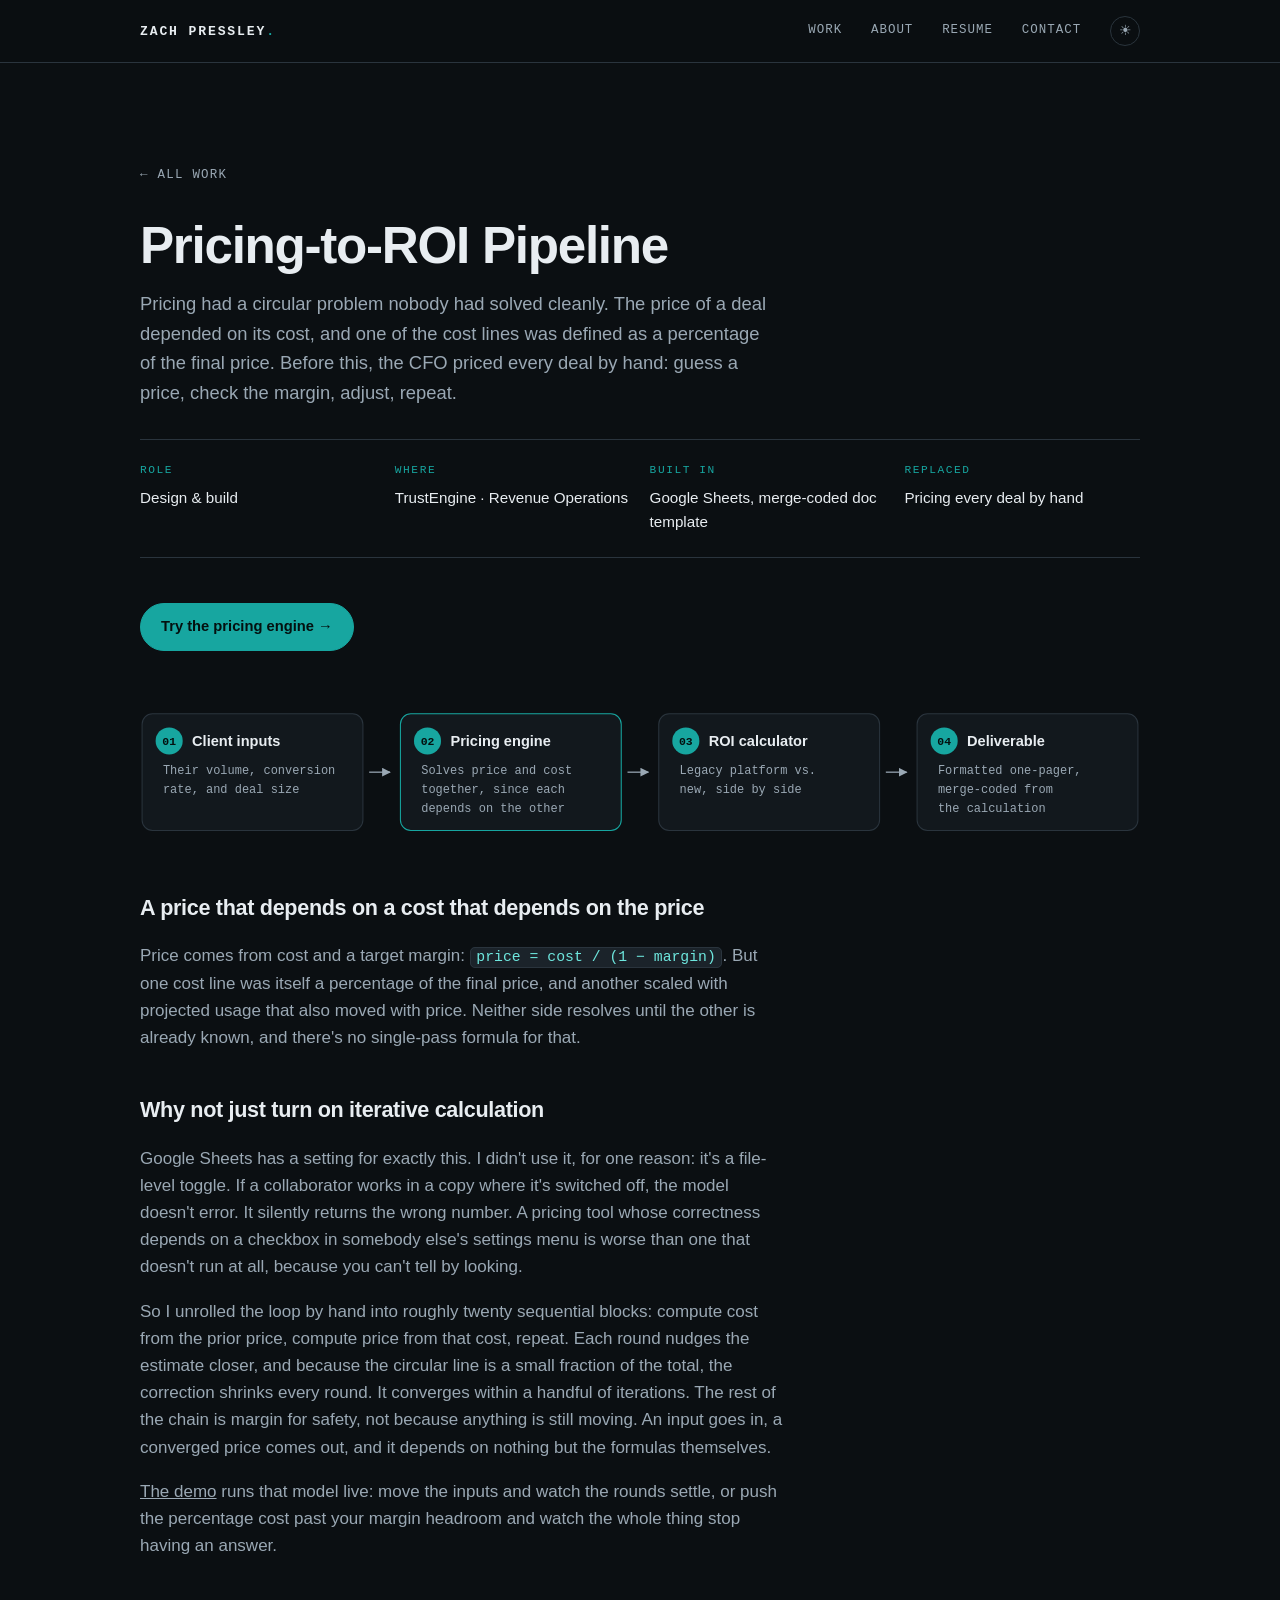
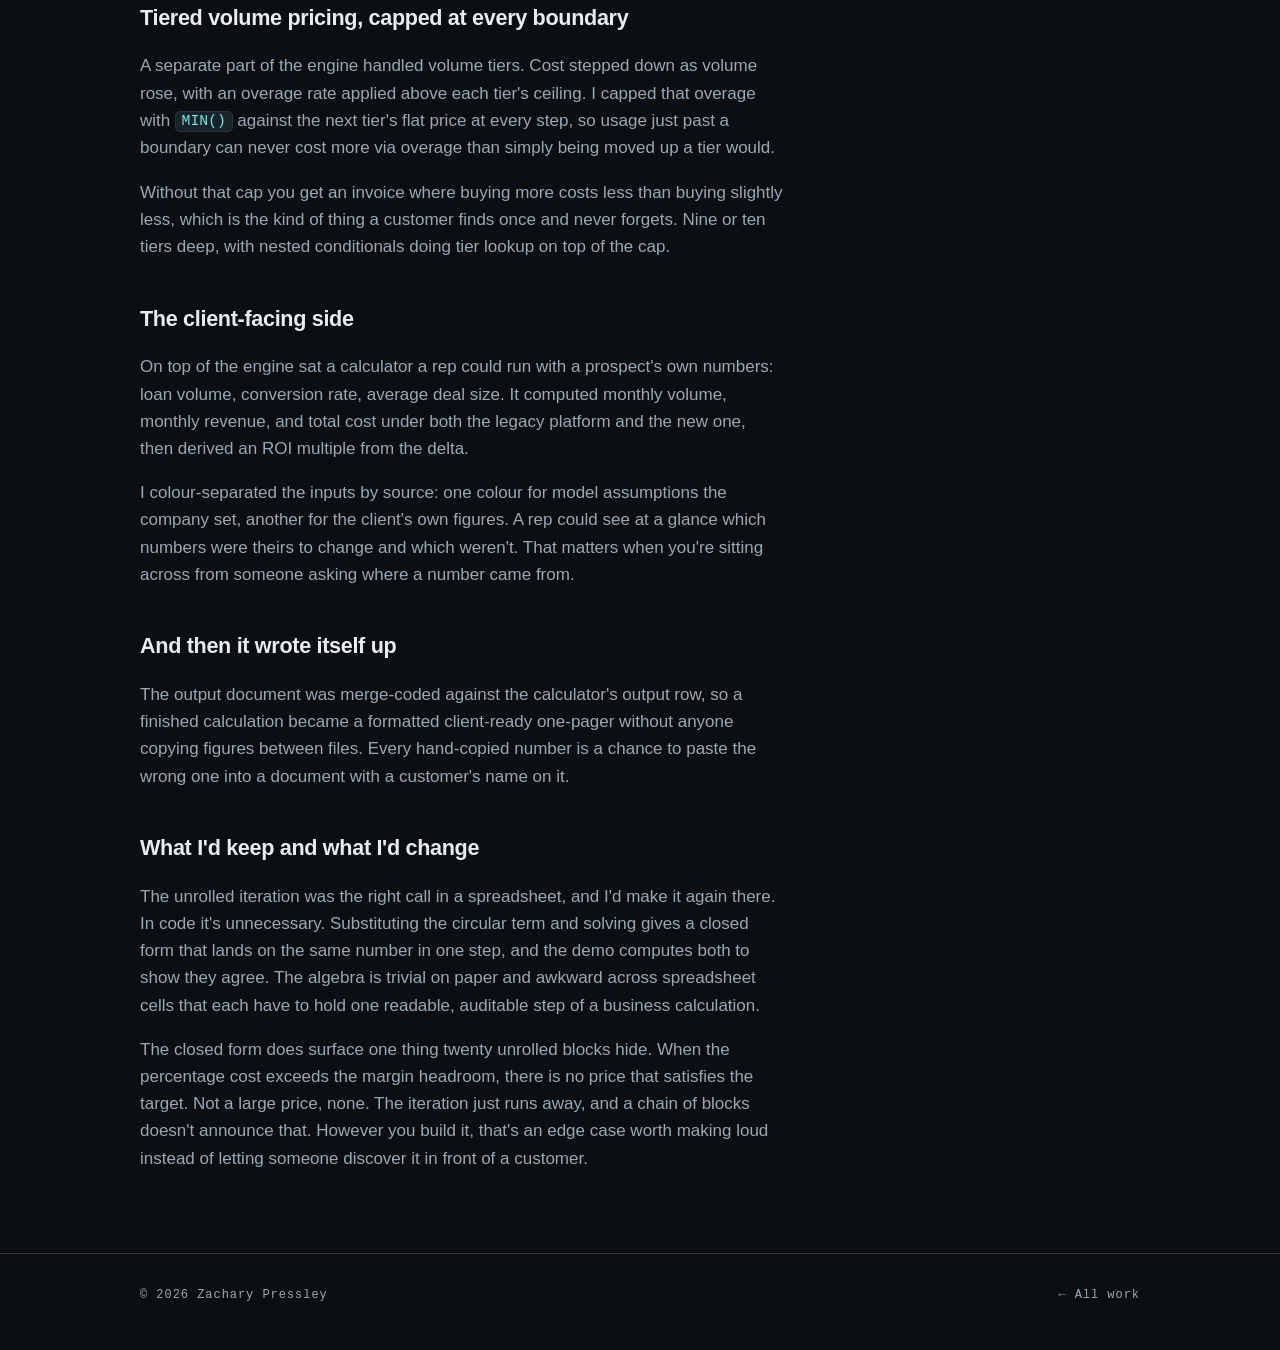
<file: projects/pricing-roi-pipeline.html>
<!doctype html>
<html lang="en">
<head>
<meta charset="utf-8">
<meta name="viewport" content="width=device-width, initial-scale=1">
<title>Pricing-to-ROI Pipeline | Zachary Pressley</title>
<meta name="description" content="A pricing engine that solved a circular price-to-cost dependency without iterative calculation, plus a client-facing ROI calculator and an auto-populated deliverable. Built in Google Sheets at TrustEngine.">
<meta name="color-scheme" content="dark light">
<link rel="canonical" href="https://zpressley.github.io/projects/pricing-roi-pipeline.html">

<meta property="og:type" content="article">
<meta property="og:site_name" content="Zachary Pressley">
<meta property="og:url" content="https://zpressley.github.io/projects/pricing-roi-pipeline.html">
<meta property="og:title" content="Pricing-to-ROI Pipeline">
<meta property="og:description" content="A pricing engine that solved a circular price-to-cost dependency without iterative calculation, plus a client-facing ROI calculator and an auto-populated deliverable. Built in Google Sheets at TrustEngine.">
<meta property="og:image" content="https://zpressley.github.io/assets/img/og/pricing-roi-pipeline.png">
<meta property="og:image:width" content="1200">
<meta property="og:image:height" content="630">
<meta property="og:image:alt" content="Pricing-to-ROI Pipeline">
<meta name="twitter:card" content="summary_large_image">
<meta name="twitter:title" content="Pricing-to-ROI Pipeline">
<meta name="twitter:description" content="A pricing engine that solved a circular price-to-cost dependency without iterative calculation, plus a client-facing ROI calculator and an auto-populated deliverable. Built in Google Sheets at TrustEngine.">
<meta name="twitter:image" content="https://zpressley.github.io/assets/img/og/pricing-roi-pipeline.png">
<link rel="stylesheet" href="../assets/css/style.css">
<style>
  .pipeline { margin: 2rem 0 2.4rem; }
  .pipeline svg { width: 100%; height: auto; display: block; }
</style>
</head>
<body>

<nav class="nav">
  <div class="wrap nav__inner">
    <a class="nav__mark" href="../index.html">Zach Pressley<span>.</span></a>
    <div class="nav__links">
      <a href="../index.html#work">Work</a>
      <a href="../index.html#about">About</a>
      <a href="../assets/files/zach-pressley-resume.pdf" target="_blank" rel="noopener">Resume</a>
      <a href="../index.html#contact">Contact</a>
      <button class="theme-toggle" type="button" aria-label="Switch theme">☀</button>
    </div>
  </div>
</nav>

<main class="case">
  <div class="wrap">
    <a class="back" href="../index.html#work">← All work</a>

    <h1>Pricing-to-ROI Pipeline</h1>
    <p class="case__lede">
      Pricing had a circular problem nobody had solved cleanly. The price of a deal depended on
      its cost, and one of the cost lines was defined as a percentage of the final price. Before
      this, the CFO priced every deal by hand: guess a price, check the margin, adjust, repeat.
    </p>

    <dl class="facts">
      <div class="fact"><dt>Role</dt><dd>Design &amp; build</dd></div>
      <div class="fact"><dt>Where</dt><dd>TrustEngine · Revenue Operations</dd></div>
      <div class="fact"><dt>Built in</dt><dd>Google Sheets, merge-coded doc template</dd></div>
      <div class="fact"><dt>Replaced</dt><dd>Pricing every deal by hand</dd></div>
    </dl>

    <div class="doclinks">
      <a class="btn btn--primary" href="../demo/pricing-engine.html">Try the pricing engine →</a>
    </div>

    <div class="pipeline">
      <svg viewBox="0 0 960 150" role="img"
           aria-label="Four stages: client inputs feed the pricing engine, which feeds the ROI calculator, which produces the client deliverable.">
        <defs>
          <marker id="ar" viewBox="0 0 10 10" refX="9" refY="5" markerWidth="7" markerHeight="7" orient="auto">
            <path d="M0 0 L10 5 L0 10 z" fill="var(--text-dim)"/>
          </marker>
        </defs>
        <g font-family="ui-monospace, monospace">
          <!-- 4 stages -->
          <g>
            <rect x="2" y="20" width="212" height="112" rx="10" fill="var(--ink-2)" stroke="var(--line)"/>
            <circle cx="28" cy="46" r="13" fill="var(--accent)"/>
            <text x="28" y="50" text-anchor="middle" font-size="11" fill="#04100f" font-weight="700">01</text>
            <text x="50" y="51" font-size="14" font-weight="700" fill="var(--text)" font-family="-apple-system, BlinkMacSystemFont, Segoe UI, Inter, Roboto, Helvetica, Arial, sans-serif">Client inputs</text>
            <text x="22" y="78" font-size="11.5" fill="var(--text-dim)">Their volume, conversion</text>
            <text x="22" y="96" font-size="11.5" fill="var(--text-dim)">rate, and deal size</text>
          </g>
          <line x1="220" y1="76" x2="240" y2="76" stroke="var(--text-dim)" stroke-width="1.2" marker-end="url(#ar)"/>
          <g>
            <rect x="250" y="20" width="212" height="112" rx="10" fill="var(--ink-2)" stroke="var(--accent)"/>
            <circle cx="276" cy="46" r="13" fill="var(--accent)"/>
            <text x="276" y="50" text-anchor="middle" font-size="11" fill="#04100f" font-weight="700">02</text>
            <text x="298" y="51" font-size="14" font-weight="700" fill="var(--text)" font-family="-apple-system, BlinkMacSystemFont, Segoe UI, Inter, Roboto, Helvetica, Arial, sans-serif">Pricing engine</text>
            <text x="270" y="78" font-size="11.5" fill="var(--text-dim)">Solves price and cost</text>
            <text x="270" y="96" font-size="11.5" fill="var(--text-dim)">together, since each</text>
            <text x="270" y="114" font-size="11.5" fill="var(--text-dim)">depends on the other</text>
          </g>
          <line x1="468" y1="76" x2="488" y2="76" stroke="var(--text-dim)" stroke-width="1.2" marker-end="url(#ar)"/>
          <g>
            <rect x="498" y="20" width="212" height="112" rx="10" fill="var(--ink-2)" stroke="var(--line)"/>
            <circle cx="524" cy="46" r="13" fill="var(--accent)"/>
            <text x="524" y="50" text-anchor="middle" font-size="11" fill="#04100f" font-weight="700">03</text>
            <text x="546" y="51" font-size="14" font-weight="700" fill="var(--text)" font-family="-apple-system, BlinkMacSystemFont, Segoe UI, Inter, Roboto, Helvetica, Arial, sans-serif">ROI calculator</text>
            <text x="518" y="78" font-size="11.5" fill="var(--text-dim)">Legacy platform vs.</text>
            <text x="518" y="96" font-size="11.5" fill="var(--text-dim)">new, side by side</text>
          </g>
          <line x1="716" y1="76" x2="736" y2="76" stroke="var(--text-dim)" stroke-width="1.2" marker-end="url(#ar)"/>
          <g>
            <rect x="746" y="20" width="212" height="112" rx="10" fill="var(--ink-2)" stroke="var(--line)"/>
            <circle cx="772" cy="46" r="13" fill="var(--accent)"/>
            <text x="772" y="50" text-anchor="middle" font-size="11" fill="#04100f" font-weight="700">04</text>
            <text x="794" y="51" font-size="14" font-weight="700" fill="var(--text)" font-family="-apple-system, BlinkMacSystemFont, Segoe UI, Inter, Roboto, Helvetica, Arial, sans-serif">Deliverable</text>
            <text x="766" y="78" font-size="11.5" fill="var(--text-dim)">Formatted one-pager,</text>
            <text x="766" y="96" font-size="11.5" fill="var(--text-dim)">merge-coded from</text>
            <text x="766" y="114" font-size="11.5" fill="var(--text-dim)">the calculation</text>
          </g>
        </g>
      </svg>
    </div>

    <div class="prose">
      <h2>A price that depends on a cost that depends on the price</h2>
      <p>
        Price comes from cost and a target margin: <code>price = cost / (1 − margin)</code>. But
        one cost line was itself a percentage of the final price, and another scaled with projected
        usage that also moved with price. Neither side resolves until the other is already known,
        and there's no single-pass formula for that.
      </p>

      <h2>Why not just turn on iterative calculation</h2>
      <p>
        Google Sheets has a setting for exactly this. I didn't use it, for one reason: it's a
        file-level toggle. If a collaborator works in a copy where it's switched off, the model
        doesn't error. It silently returns the wrong number. A pricing tool whose correctness
        depends on a checkbox in somebody else's settings menu is worse than one that doesn't run
        at all, because you can't tell by looking.
      </p>
      <p>
        So I unrolled the loop by hand into roughly twenty sequential blocks: compute cost from
        the prior price, compute price from that cost, repeat. Each round nudges the estimate
        closer, and because the circular line is a small fraction of the total, the correction
        shrinks every round. It converges within a handful of iterations. The rest of the chain is
        margin for safety, not because anything is still moving. An input goes in, a converged
        price comes out, and it depends on nothing but the formulas themselves.
      </p>
      <p>
        <a href="../demo/pricing-engine.html">The demo</a> runs that model live: move the inputs
        and watch the rounds settle, or push the percentage cost past your margin headroom and
        watch the whole thing stop having an answer.
      </p>

      <h2>Tiered volume pricing, capped at every boundary</h2>
      <p>
        A separate part of the engine handled volume tiers. Cost stepped down as volume rose,
        with an overage rate applied above each tier's ceiling. I capped that overage with
        <code>MIN()</code> against the next tier's flat price at every step, so usage just past a
        boundary can never cost more via overage than simply being moved up a tier would.
      </p>
      <p>
        Without that cap you get an invoice where buying more costs less than buying slightly
        less, which is the kind of thing a customer finds once and never forgets. Nine or ten
        tiers deep, with nested conditionals doing tier lookup on top of the cap.
      </p>

      <h2>The client-facing side</h2>
      <p>
        On top of the engine sat a calculator a rep could run with a prospect's own numbers: loan
        volume, conversion rate, average deal size. It computed monthly volume, monthly revenue,
        and total cost under both the legacy platform and the new one, then derived an ROI
        multiple from the delta.
      </p>
      <p>
        I colour-separated the inputs by source: one colour for model assumptions the company set,
        another for the client's own figures. A rep could see at a glance which numbers were theirs
        to change and which weren't. That matters when you're sitting across from someone asking
        where a number came from.
      </p>

      <h2>And then it wrote itself up</h2>
      <p>
        The output document was merge-coded against the calculator's output row, so a finished
        calculation became a formatted client-ready one-pager without anyone copying figures
        between files. Every hand-copied number is a chance to paste the wrong one into a
        document with a customer's name on it.
      </p>

      <h2>What I'd keep and what I'd change</h2>
      <p>
        The unrolled iteration was the right call in a spreadsheet, and I'd make it again there.
        In code it's unnecessary. Substituting the circular term and solving gives a closed form
        that lands on the same number in one step, and the demo computes both to show they agree.
        The algebra is trivial on paper and awkward across spreadsheet cells that each have to hold
        one readable, auditable step of a business calculation.
      </p>
      <p>
        The closed form does surface one thing twenty unrolled blocks hide. When the percentage
        cost exceeds the margin headroom, there is no price that satisfies the target. Not a large
        price, none. The iteration just runs away, and a chain of blocks doesn't announce that.
        However you build it, that's an edge case worth making loud instead of letting someone
        discover it in front of a customer.
      </p>
    </div>
  </div>
</main>

<footer class="footer">
  <div class="wrap footer__inner">
    <span>© <span id="year">2026</span> Zachary Pressley</span>
    <a href="../index.html#work">← All work</a>
  </div>
</footer>

<script src="../assets/js/main.js"></script>
</body>
</html>
</file>
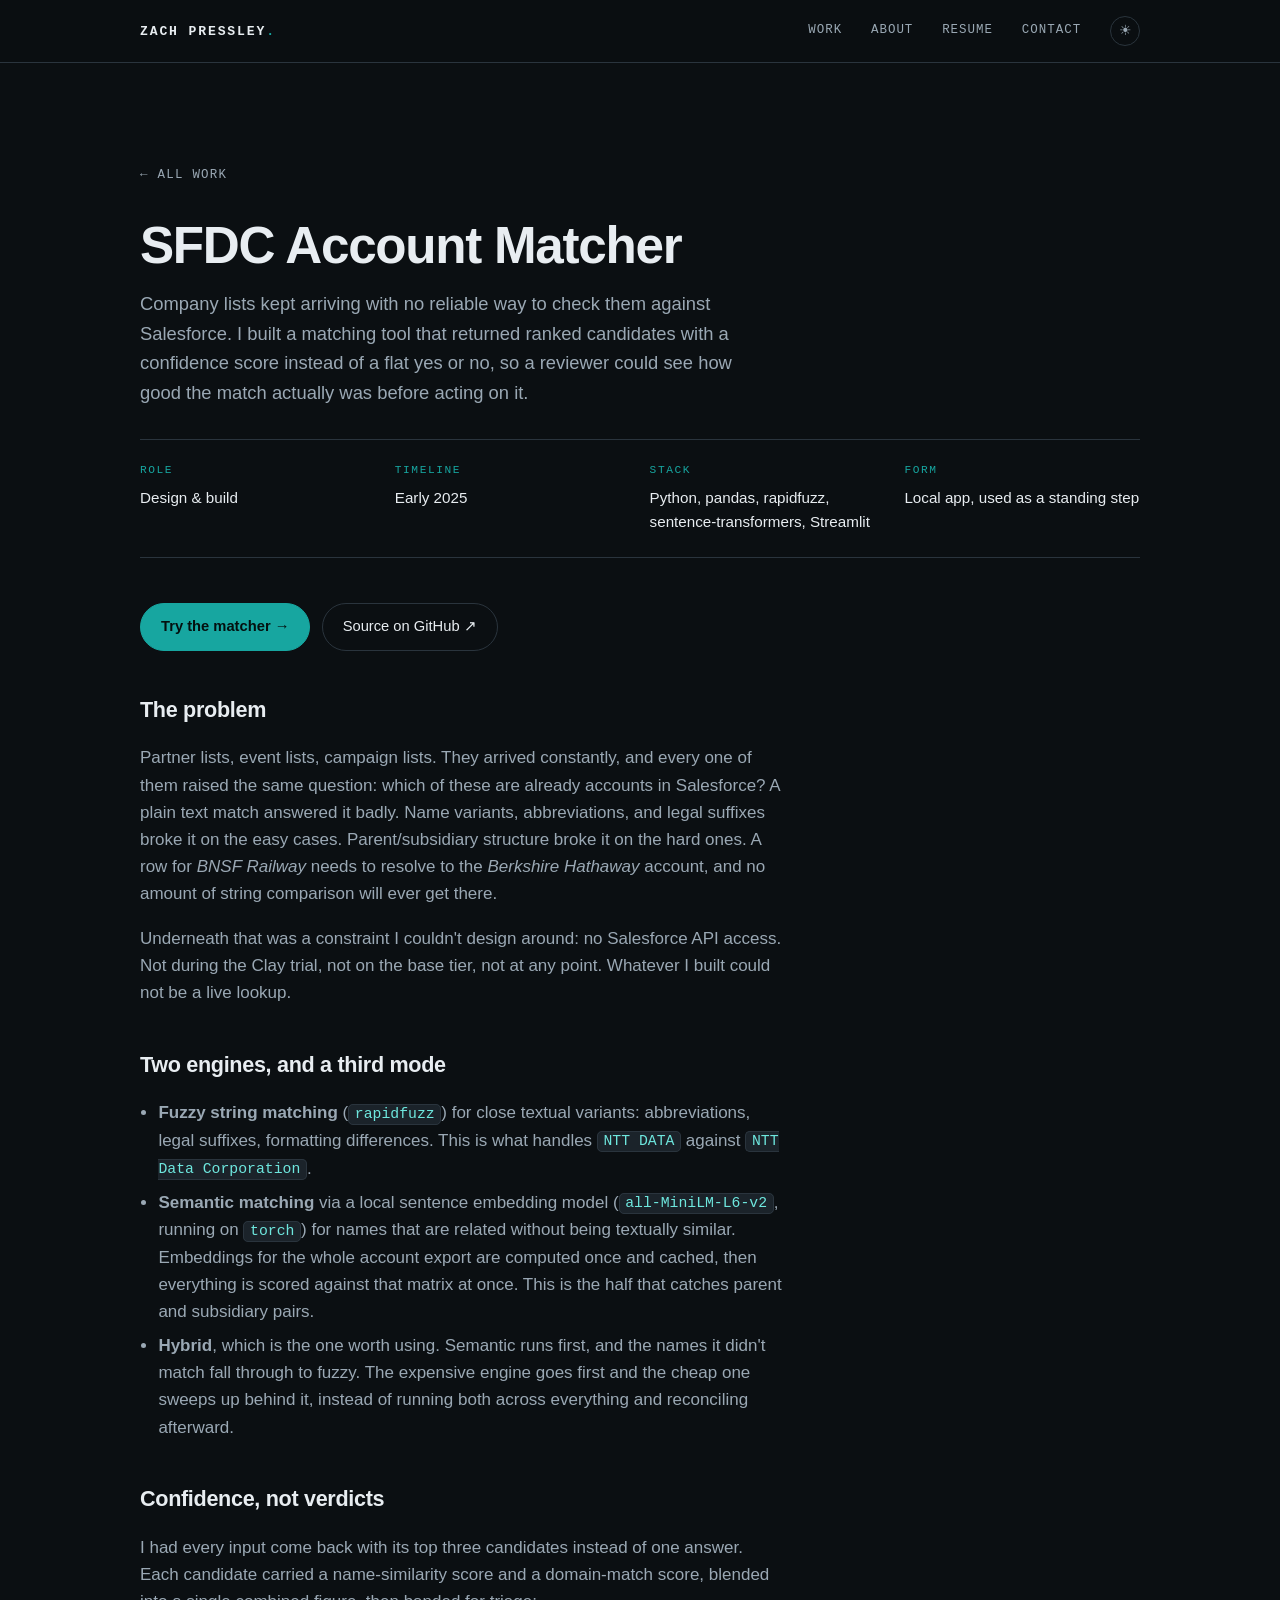
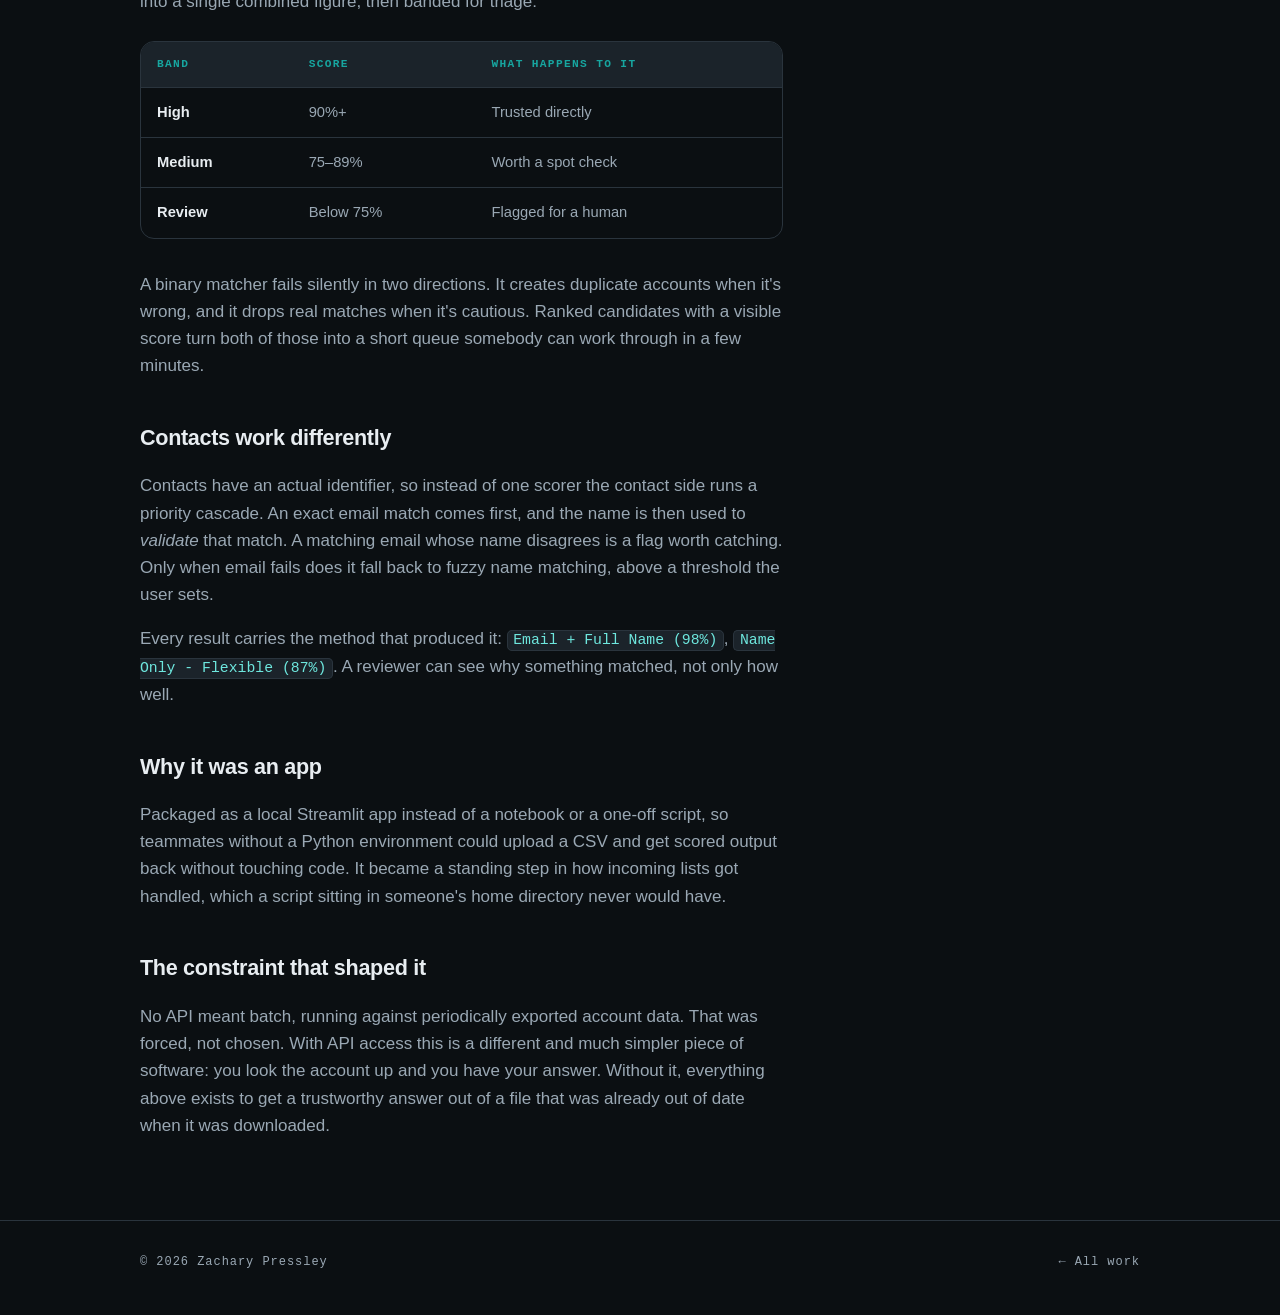
<file: projects/sfdc-account-matcher.html>
<!doctype html>
<html lang="en">
<head>
<meta charset="utf-8">
<meta name="viewport" content="width=device-width, initial-scale=1">
<title>SFDC Account Matcher | Zachary Pressley</title>
<meta name="description" content="A local matching tool that scored incoming company lists against exported Salesforce accounts. Fuzzy string matching and a local embedding model, returning ranked candidates with confidence bands instead of a flat yes or no.">
<meta name="color-scheme" content="dark light">
<link rel="canonical" href="https://zpressley.github.io/projects/sfdc-account-matcher.html">

<meta property="og:type" content="article">
<meta property="og:site_name" content="Zachary Pressley">
<meta property="og:url" content="https://zpressley.github.io/projects/sfdc-account-matcher.html">
<meta property="og:title" content="SFDC Account Matcher">
<meta property="og:description" content="A local matching tool that scored incoming company lists against exported Salesforce accounts. Fuzzy string matching and a local embedding model, returning ranked candidates with confidence bands instead of a flat yes or no.">
<meta property="og:image" content="https://zpressley.github.io/assets/img/og/sfdc-account-matcher.png">
<meta property="og:image:width" content="1200">
<meta property="og:image:height" content="630">
<meta property="og:image:alt" content="SFDC Account Matcher">
<meta name="twitter:card" content="summary_large_image">
<meta name="twitter:title" content="SFDC Account Matcher">
<meta name="twitter:description" content="A local matching tool that scored incoming company lists against exported Salesforce accounts. Fuzzy string matching and a local embedding model, returning ranked candidates with confidence bands instead of a flat yes or no.">
<meta name="twitter:image" content="https://zpressley.github.io/assets/img/og/sfdc-account-matcher.png">
<link rel="stylesheet" href="../assets/css/style.css">
</head>
<body>

<nav class="nav">
  <div class="wrap nav__inner">
    <a class="nav__mark" href="../index.html">Zach Pressley<span>.</span></a>
    <div class="nav__links">
      <a href="../index.html#work">Work</a>
      <a href="../index.html#about">About</a>
      <a href="../assets/files/zach-pressley-resume.pdf" target="_blank" rel="noopener">Resume</a>
      <a href="../index.html#contact">Contact</a>
      <button class="theme-toggle" type="button" aria-label="Switch theme">☀</button>
    </div>
  </div>
</nav>

<main class="case">
  <div class="wrap">
    <a class="back" href="../index.html#work">← All work</a>

    <h1>SFDC Account Matcher</h1>
    <p class="case__lede">
      Company lists kept arriving with no reliable way to check them against Salesforce. I built a
      matching tool that returned ranked candidates with a confidence score instead of a flat yes
      or no, so a reviewer could see how good the match actually was before acting on it.
    </p>

    <dl class="facts">
      <div class="fact"><dt>Role</dt><dd>Design &amp; build</dd></div>
      <div class="fact"><dt>Timeline</dt><dd>Early 2025</dd></div>
      <div class="fact"><dt>Stack</dt><dd>Python, pandas, rapidfuzz, sentence-transformers, Streamlit</dd></div>
      <div class="fact"><dt>Form</dt><dd>Local app, used as a standing step</dd></div>
    </dl>

    <div class="doclinks">
      <a class="btn btn--primary" href="../demo/account-matcher.html">Try the matcher →</a>
      <a class="btn" href="https://github.com/zpressley/zpressley.github.io/tree/main/src/sfdc-account-matcher" target="_blank" rel="noopener">Source on GitHub ↗</a>
    </div>

    <div class="prose">
      <h2>The problem</h2>
      <p>
        Partner lists, event lists, campaign lists. They arrived constantly, and every one of
        them raised the same question: which of these are already accounts in Salesforce? A plain
        text match answered it badly. Name variants, abbreviations, and legal suffixes broke it
        on the easy cases. Parent/subsidiary structure broke it on the hard ones. A row for
        <em>BNSF Railway</em> needs to resolve to the <em>Berkshire Hathaway</em> account, and no
        amount of string comparison will ever get there.
      </p>
      <p>
        Underneath that was a constraint I couldn't design around: no Salesforce API access. Not
        during the Clay trial, not on the base tier, not at any point. Whatever I built could not
        be a live lookup.
      </p>

      <h2>Two engines, and a third mode</h2>
      <ul>
        <li>
          <strong>Fuzzy string matching</strong> (<code>rapidfuzz</code>) for close textual
          variants: abbreviations, legal suffixes, formatting differences. This is what handles
          <code>NTT DATA</code> against <code>NTT Data Corporation</code>.
        </li>
        <li>
          <strong>Semantic matching</strong> via a local sentence embedding model
          (<code>all-MiniLM-L6-v2</code>, running on <code>torch</code>) for names that are
          related without being textually similar. Embeddings for the whole account export are
          computed once and cached, then everything is scored against that matrix at once. This
          is the half that catches parent and subsidiary pairs.
        </li>
        <li>
          <strong>Hybrid</strong>, which is the one worth using. Semantic runs first, and the
          names it didn't match fall through to fuzzy. The expensive engine goes first and the
          cheap one sweeps up behind it, instead of running both across everything and
          reconciling afterward.
        </li>
      </ul>

      <h2>Confidence, not verdicts</h2>
      <p>
        I had every input come back with its top three candidates instead of one answer. Each
        candidate carried a name-similarity score and a domain-match score, blended into a single
        combined figure, then banded for triage:
      </p>

      <div class="table-wrap">
        <table>
          <thead>
            <tr><th>Band</th><th>Score</th><th>What happens to it</th></tr>
          </thead>
          <tbody>
            <tr><td>High</td><td>90%+</td><td>Trusted directly</td></tr>
            <tr><td>Medium</td><td>75–89%</td><td>Worth a spot check</td></tr>
            <tr><td>Review</td><td>Below 75%</td><td>Flagged for a human</td></tr>
          </tbody>
        </table>
      </div>

      <p>
        A binary matcher fails silently in two directions. It creates duplicate accounts when it's
        wrong, and it drops real matches when it's cautious. Ranked candidates with a visible score
        turn both of those into a short queue somebody can work through in a few minutes.
      </p>

      <h2>Contacts work differently</h2>
      <p>
        Contacts have an actual identifier, so instead of one scorer the contact side runs a
        priority cascade. An exact email match comes first, and the name is then used to
        <em>validate</em> that match. A matching email whose name disagrees is a flag worth
        catching. Only when email fails does it fall back to fuzzy name matching, above a
        threshold the user sets.
      </p>
      <p>
        Every result carries the method that produced it: <code>Email + Full Name (98%)</code>,
        <code>Name Only - Flexible (87%)</code>. A reviewer can see why something matched, not
        only how well.
      </p>

      <h2>Why it was an app</h2>
      <p>
        Packaged as a local Streamlit app instead of a notebook or a one-off script, so teammates
        without a Python environment could upload a CSV and get scored output back without touching
        code. It became a standing step in how incoming lists got handled, which a script sitting
        in someone's home directory never would have.
      </p>

      <h2>The constraint that shaped it</h2>
      <p>
        No API meant batch, running against periodically exported account data. That was forced,
        not chosen. With API access this is a different and much simpler piece of software: you
        look the account up and you have your answer. Without it, everything above exists to get a
        trustworthy answer out of a file that was already out of date when it was downloaded.
      </p>
    </div>
  </div>
</main>

<footer class="footer">
  <div class="wrap footer__inner">
    <span>© <span id="year">2026</span> Zachary Pressley</span>
    <a href="../index.html#work">← All work</a>
  </div>
</footer>

<script src="../assets/js/main.js"></script>
</body>
</html>
</file>
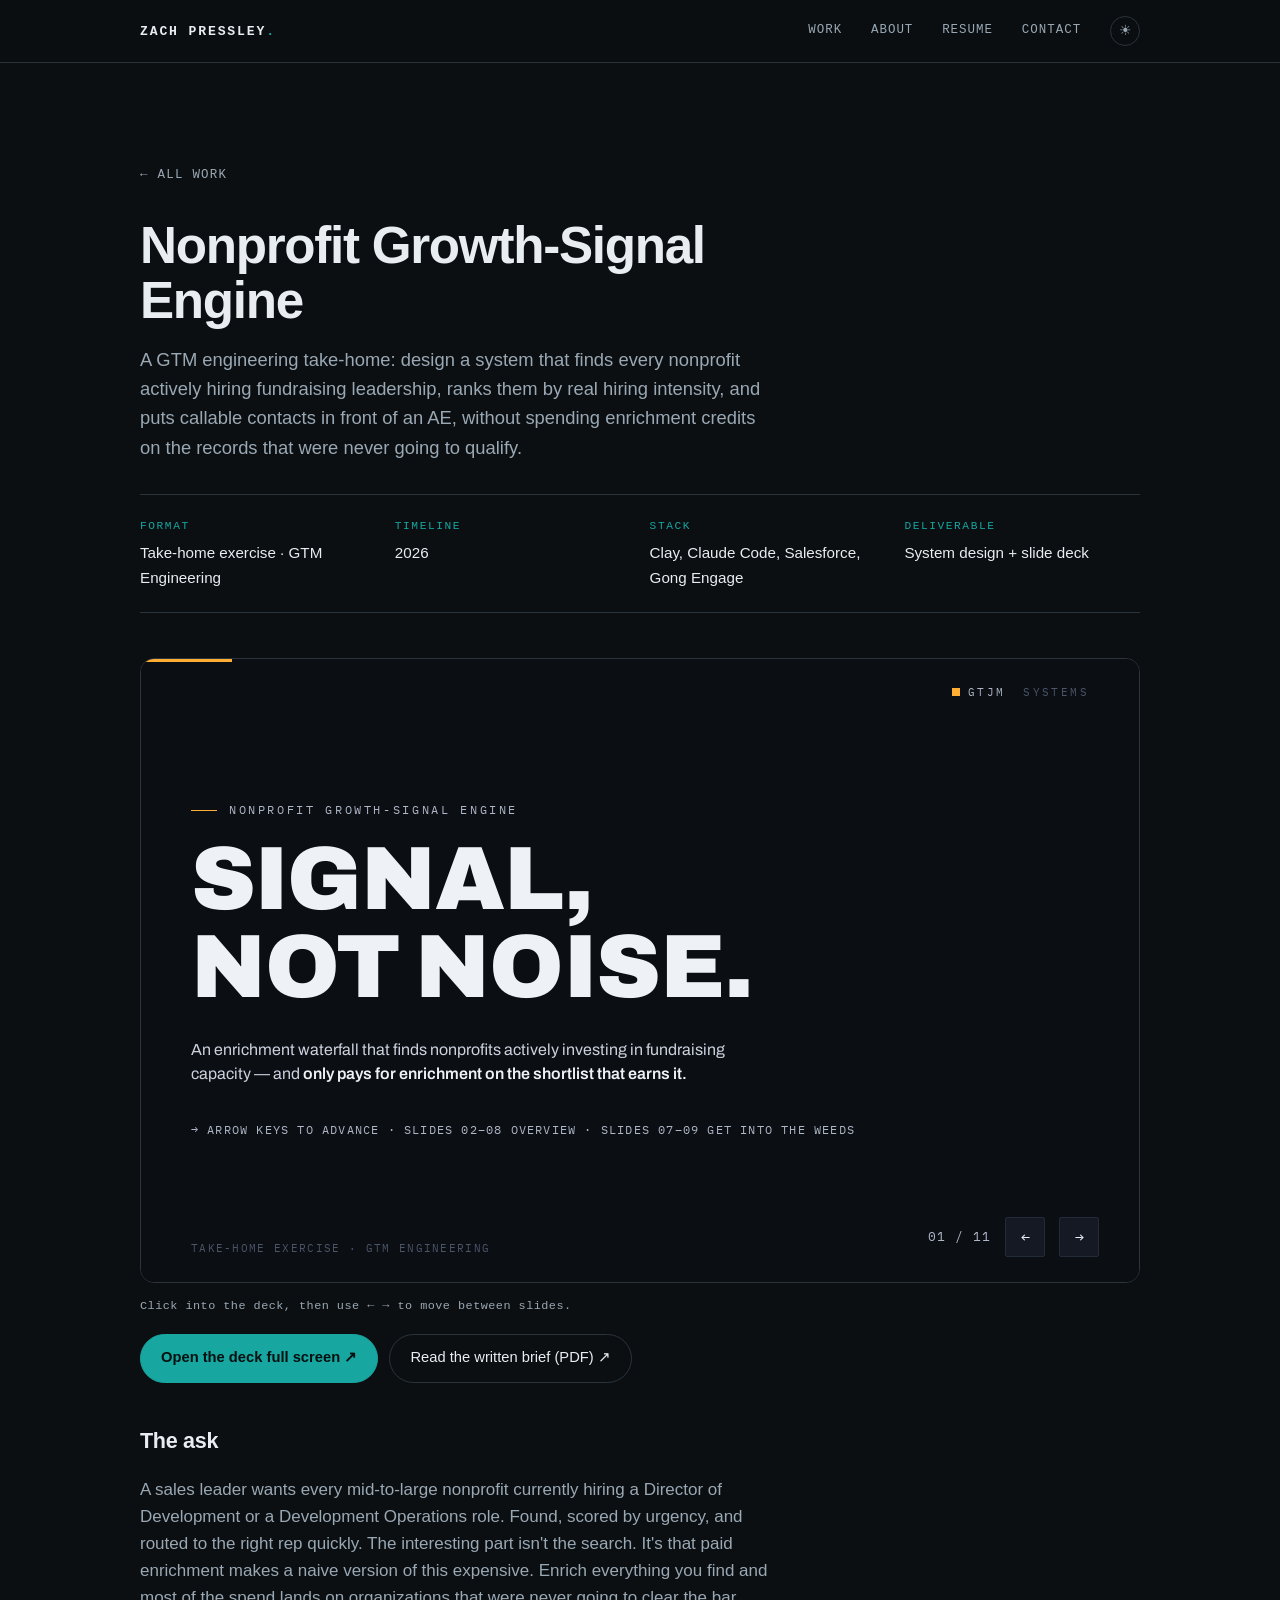
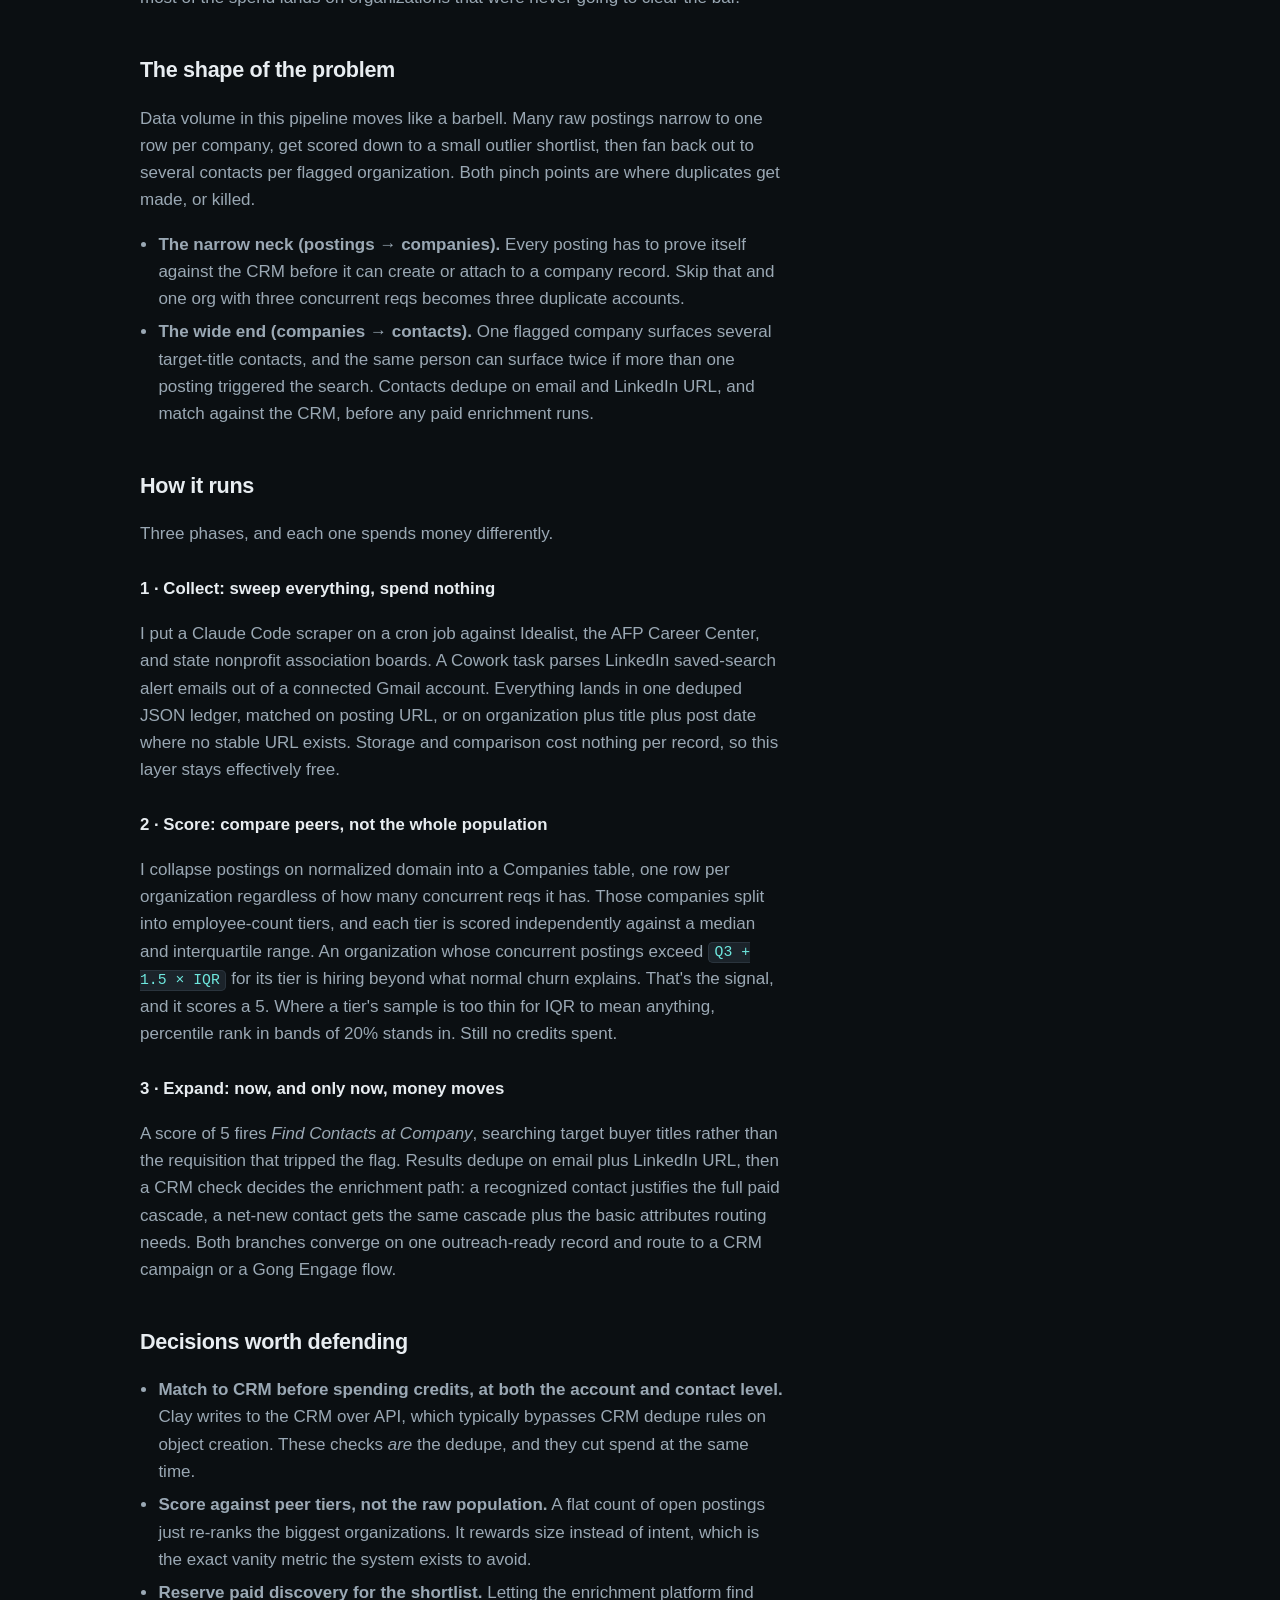
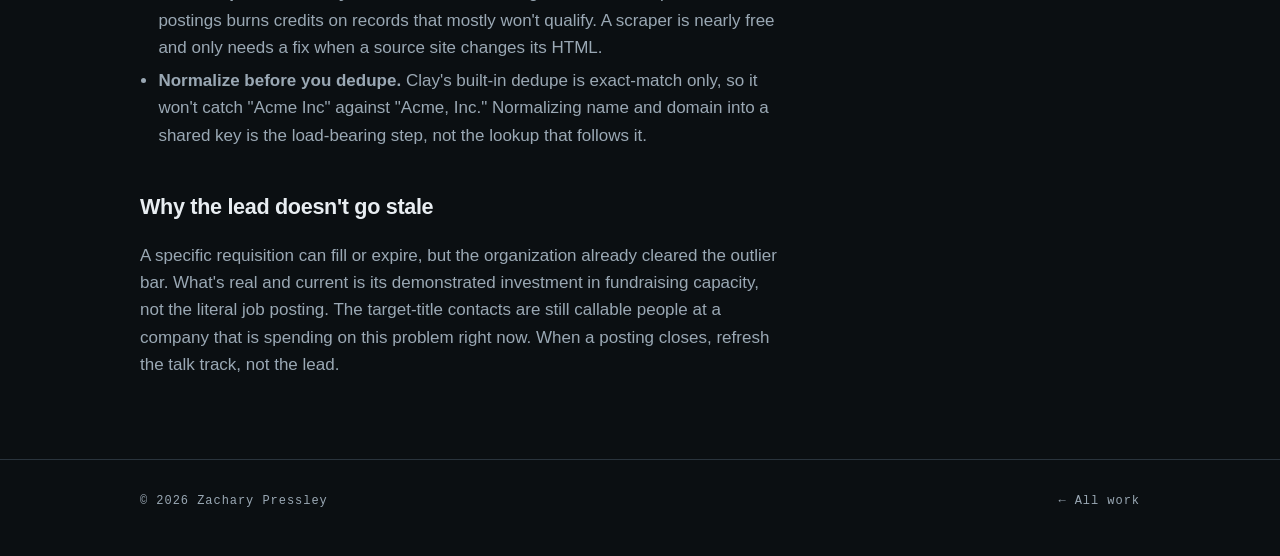
<file: projects/signal-engine.html>
<!doctype html>
<html lang="en">
<head>
<meta charset="utf-8">
<meta name="viewport" content="width=device-width, initial-scale=1">
<title>Nonprofit Growth-Signal Engine | Zach Pressley</title>
<meta name="description" content="A GTM engineering take-home: an enrichment waterfall that finds nonprofits actively investing in fundraising capacity, and only pays for enrichment on the shortlist that earns it.">
<meta name="color-scheme" content="dark light">
<link rel="canonical" href="https://zpressley.github.io/projects/signal-engine.html">

<meta property="og:type" content="article">
<meta property="og:site_name" content="Zachary Pressley">
<meta property="og:url" content="https://zpressley.github.io/projects/signal-engine.html">
<meta property="og:title" content="Nonprofit Growth-Signal Engine">
<meta property="og:description" content="A GTM engineering take-home: an enrichment waterfall that finds nonprofits actively investing in fundraising capacity, and only pays for enrichment on the shortlist that earns it.">
<meta property="og:image" content="https://zpressley.github.io/assets/img/og/signal-engine.png">
<meta property="og:image:width" content="1200">
<meta property="og:image:height" content="630">
<meta property="og:image:alt" content="Nonprofit Growth-Signal Engine">
<meta name="twitter:card" content="summary_large_image">
<meta name="twitter:title" content="Nonprofit Growth-Signal Engine">
<meta name="twitter:description" content="A GTM engineering take-home: an enrichment waterfall that finds nonprofits actively investing in fundraising capacity, and only pays for enrichment on the shortlist that earns it.">
<meta name="twitter:image" content="https://zpressley.github.io/assets/img/og/signal-engine.png">
<link rel="stylesheet" href="../assets/css/style.css">
</head>
<body>

<nav class="nav">
  <div class="wrap nav__inner">
    <a class="nav__mark" href="../index.html">Zach Pressley<span>.</span></a>
    <div class="nav__links">
      <a href="../index.html#work">Work</a>
      <a href="../index.html#about">About</a>
      <a href="../assets/files/zach-pressley-resume.pdf" target="_blank" rel="noopener">Resume</a>
      <a href="../index.html#contact">Contact</a>
      <button class="theme-toggle" type="button" aria-label="Switch theme">☀</button>
    </div>
  </div>
</nav>

<main class="case">
  <div class="wrap">
    <a class="back" href="../index.html#work">← All work</a>

    <h1>Nonprofit Growth-Signal Engine</h1>
    <p class="case__lede">
      A GTM engineering take-home: design a system that finds every nonprofit actively hiring
      fundraising leadership, ranks them by real hiring intensity, and puts callable contacts in
      front of an AE, without spending enrichment credits on the records that were never going to
      qualify.
    </p>

    <dl class="facts">
      <div class="fact"><dt>Format</dt><dd>Take-home exercise · GTM Engineering</dd></div>
      <div class="fact"><dt>Timeline</dt><dd>2026</dd></div>
      <div class="fact"><dt>Stack</dt><dd>Clay, Claude Code, Salesforce, Gong Engage</dd></div>
      <div class="fact"><dt>Deliverable</dt><dd>System design + slide deck</dd></div>
    </dl>

    <div class="embed">
      <iframe src="../decks/signal-not-noise.html" title="Signal, Not Noise slide deck" loading="lazy"></iframe>
    </div>
    <p class="embed-note">Click into the deck, then use ← → to move between slides.</p>
    <div class="doclinks">
      <a class="btn btn--primary" href="../decks/signal-not-noise.html" target="_blank" rel="noopener">Open the deck full screen ↗</a>
      <a class="btn" href="../assets/files/nonprofit-growth-signal-engine-brief.pdf" target="_blank" rel="noopener">Read the written brief (PDF) ↗</a>
    </div>

    <div class="prose">
      <h2>The ask</h2>
      <p>
        A sales leader wants every mid-to-large nonprofit currently hiring a Director of
        Development or a Development Operations role. Found, scored by urgency, and routed to the
        right rep quickly. The interesting part isn't the search. It's that paid enrichment makes
        a naive version of this expensive. Enrich everything you find and most of the spend lands
        on organizations that were never going to clear the bar.
      </p>

      <h2>The shape of the problem</h2>
      <p>
        Data volume in this pipeline moves like a barbell. Many raw postings narrow to one row
        per company, get scored down to a small outlier shortlist, then fan back out to several
        contacts per flagged organization. Both pinch points are where duplicates get made, or
        killed.
      </p>
      <ul>
        <li>
          <strong>The narrow neck (postings → companies).</strong> Every posting has to prove
          itself against the CRM before it can create or attach to a company record. Skip that
          and one org with three concurrent reqs becomes three duplicate accounts.
        </li>
        <li>
          <strong>The wide end (companies → contacts).</strong> One flagged company surfaces
          several target-title contacts, and the same person can surface twice if more than one
          posting triggered the search. Contacts dedupe on email and LinkedIn URL, and match
          against the CRM, before any paid enrichment runs.
        </li>
      </ul>

      <h2>How it runs</h2>
      <p>Three phases, and each one spends money differently.</p>

      <h3>1 · Collect: sweep everything, spend nothing</h3>
      <p>
        I put a Claude Code scraper on a cron job against Idealist, the AFP Career Center, and
        state nonprofit association boards. A Cowork task parses LinkedIn saved-search alert emails out
        of a connected Gmail account. Everything lands in one deduped JSON ledger, matched on
        posting URL, or on organization plus title plus post date where no stable URL exists.
        Storage and comparison cost nothing per record, so this layer stays effectively free.
      </p>

      <h3>2 · Score: compare peers, not the whole population</h3>
      <p>
        I collapse postings on normalized domain into a Companies table, one row per organization
        regardless of how many concurrent reqs it has. Those companies split into employee-count
        tiers, and each tier is scored independently against a median and interquartile range.
        An organization whose concurrent postings exceed <code>Q3 + 1.5 × IQR</code> for its tier
        is hiring beyond what normal churn explains. That's the signal, and it scores a 5. Where
        a tier's sample is too thin for IQR to mean anything, percentile rank in bands of 20%
        stands in. Still no credits spent.
      </p>

      <h3>3 · Expand: now, and only now, money moves</h3>
      <p>
        A score of 5 fires <em>Find Contacts at Company</em>, searching target buyer titles rather
        than the requisition that tripped the flag. Results dedupe on email plus LinkedIn URL, then
        a CRM check decides the enrichment path: a recognized contact justifies the full paid
        cascade, a net-new contact gets the same cascade plus the basic attributes routing needs.
        Both branches converge on one outreach-ready record and route to a CRM campaign or a Gong
        Engage flow.
      </p>

      <h2>Decisions worth defending</h2>
      <ul>
        <li>
          <strong>Match to CRM before spending credits, at both the account and contact level.</strong>
          Clay writes to the CRM over API, which typically bypasses CRM dedupe rules on object
          creation. These checks <em>are</em> the dedupe, and they cut spend at the same time.
        </li>
        <li>
          <strong>Score against peer tiers, not the raw population.</strong> A flat count of open
          postings just re-ranks the biggest organizations. It rewards size instead of intent,
          which is the exact vanity metric the system exists to avoid.
        </li>
        <li>
          <strong>Reserve paid discovery for the shortlist.</strong> Letting the enrichment
          platform find postings burns credits on records that mostly won't qualify. A scraper is
          nearly free and only needs a fix when a source site changes its HTML.
        </li>
        <li>
          <strong>Normalize before you dedupe.</strong> Clay's built-in dedupe is exact-match only,
          so it won't catch "Acme Inc" against "Acme, Inc." Normalizing name and domain into a
          shared key is the load-bearing step, not the lookup that follows it.
        </li>
      </ul>

      <h2>Why the lead doesn't go stale</h2>
      <p>
        A specific requisition can fill or expire, but the organization already cleared the outlier
        bar. What's real and current is its demonstrated investment in fundraising capacity, not the
        literal job posting. The target-title contacts are still callable people at a company that
        is spending on this problem right now. When a posting closes, refresh the talk track, not
        the lead.
      </p>
    </div>
  </div>
</main>

<footer class="footer">
  <div class="wrap footer__inner">
    <span>© <span id="year">2026</span> Zachary Pressley</span>
    <a href="../index.html#work">← All work</a>
  </div>
</footer>

<script src="../assets/js/main.js"></script>
</body>
</html>
</file>
<file: assets/css/style.css>
/* ============================================================
   Zach Pressley — portfolio
   Single stylesheet. No build step. Edit freely.
   ============================================================ */

:root {
  --ink:        #0b0f12;
  --ink-2:      #12181d;
  --ink-3:      #1b232a;
  --line:       #2a343d;
  --text:       #e8edf1;
  --text-dim:   #9aa8b4;
  --accent:     #17a6a0;
  --accent-2:   #6ee7de;
  --max:        1080px;
  --pad:        clamp(1.25rem, 4vw, 2.5rem);
  --radius:     14px;
  --mono: ui-monospace, "SF Mono", "JetBrains Mono", Menlo, Consolas, monospace;
  --sans: -apple-system, BlinkMacSystemFont, "Segoe UI", Inter, Roboto, Helvetica, Arial, sans-serif;
}

[data-theme="light"] {
  --ink:      #f7f8f9;
  --ink-2:    #ffffff;
  --ink-3:    #eef1f3;
  --line:     #d9dfe4;
  --text:     #0d1418;
  --text-dim: #5a6873;
  --accent:   #0f7c78;
  --accent-2: #0b5c59;
}

* { box-sizing: border-box; }

html { scroll-behavior: smooth; }

body {
  margin: 0;
  background: var(--ink);
  color: var(--text);
  font-family: var(--sans);
  font-size: 17px;
  line-height: 1.6;
  -webkit-font-smoothing: antialiased;
}

a { color: inherit; }

img { max-width: 100%; display: block; }

.wrap {
  max-width: var(--max);
  margin: 0 auto;
  padding: 0 var(--pad);
}

/* ---------- nav ---------- */

.nav {
  position: sticky;
  top: 0;
  z-index: 50;
  background: color-mix(in srgb, var(--ink) 88%, transparent);
  backdrop-filter: blur(10px);
  border-bottom: 1px solid var(--line);
}

.nav__inner {
  display: flex;
  align-items: center;
  justify-content: space-between;
  gap: 1rem;
  height: 62px;
}

.nav__mark {
  font-family: var(--mono);
  font-size: .82rem;
  letter-spacing: .14em;
  text-transform: uppercase;
  text-decoration: none;
  font-weight: 600;
}

.nav__mark span { color: var(--accent); }

.nav__links {
  display: flex;
  align-items: center;
  gap: clamp(.9rem, 3vw, 1.8rem);
  font-family: var(--mono);
  font-size: .78rem;
  letter-spacing: .08em;
  text-transform: uppercase;
}

.nav__links a {
  text-decoration: none;
  color: var(--text-dim);
  transition: color .15s ease;
}

.nav__links a:hover { color: var(--text); }

.theme-toggle {
  background: none;
  border: 1px solid var(--line);
  color: var(--text-dim);
  border-radius: 999px;
  width: 30px;
  height: 30px;
  cursor: pointer;
  font-size: .85rem;
  line-height: 1;
  display: grid;
  place-items: center;
  transition: border-color .15s ease, color .15s ease;
}

.theme-toggle:hover { color: var(--text); border-color: var(--accent); }

/* ---------- hero ---------- */

.hero { padding: clamp(4rem, 12vw, 8rem) 0 clamp(3rem, 8vw, 5rem); }

.eyebrow {
  font-family: var(--mono);
  font-size: .78rem;
  letter-spacing: .18em;
  text-transform: uppercase;
  color: var(--accent);
  margin: 0 0 1.25rem;
  display: flex;
  align-items: center;
  gap: .7rem;
}

.eyebrow::after {
  content: "";
  height: 1px;
  flex: 1;
  max-width: 120px;
  background: linear-gradient(90deg, var(--accent), transparent);
}

.hero h1 {
  font-size: clamp(2.4rem, 7vw, 4.4rem);
  line-height: 1.03;
  letter-spacing: -.03em;
  margin: 0 0 1.4rem;
  font-weight: 700;
  max-width: 16ch;
}

.hero h1 em { font-style: normal; color: var(--accent); }

.hero p {
  font-size: clamp(1.02rem, 2.2vw, 1.22rem);
  color: var(--text-dim);
  max-width: 58ch;
  margin: 0 0 2.2rem;
}

.cta-row { display: flex; flex-wrap: wrap; gap: .8rem; }

.btn {
  display: inline-flex;
  align-items: center;
  gap: .5rem;
  padding: .72rem 1.25rem;
  border-radius: 999px;
  border: 1px solid var(--line);
  text-decoration: none;
  font-size: .92rem;
  font-weight: 500;
  transition: all .16s ease;
}

.btn--primary {
  background: var(--accent);
  border-color: var(--accent);
  color: #04100f;
  font-weight: 600;
}

.btn--primary:hover { background: var(--accent-2); border-color: var(--accent-2); }

.btn:hover { border-color: var(--accent); color: var(--text); }

.btn--primary:hover { color: #04100f; }

/* ---------- sections ---------- */

section { scroll-margin-top: 80px; }

.section {
  padding: clamp(3rem, 8vw, 5.5rem) 0;
  border-top: 1px solid var(--line);
}

.section__head {
  display: flex;
  align-items: baseline;
  justify-content: space-between;
  gap: 1rem;
  flex-wrap: wrap;
  margin-bottom: 2.4rem;
}

.section__head h2 {
  font-size: clamp(1.5rem, 3.6vw, 2.1rem);
  letter-spacing: -.02em;
  margin: 0;
}

.section__head .count {
  font-family: var(--mono);
  font-size: .78rem;
  color: var(--text-dim);
  letter-spacing: .1em;
}

/* ---------- filters ---------- */

.filters {
  display: flex;
  flex-wrap: wrap;
  gap: .5rem;
  margin-bottom: 2rem;
}

.chip {
  font-family: var(--mono);
  font-size: .74rem;
  letter-spacing: .08em;
  text-transform: uppercase;
  padding: .42rem .8rem;
  border-radius: 999px;
  border: 1px solid var(--line);
  background: transparent;
  color: var(--text-dim);
  cursor: pointer;
  transition: all .15s ease;
}

.chip:hover { color: var(--text); border-color: var(--accent); }

.chip[aria-pressed="true"] {
  background: var(--accent);
  border-color: var(--accent);
  color: #04100f;
  font-weight: 600;
}

/* ---------- project grid ---------- */

.grid {
  display: grid;
  grid-template-columns: repeat(auto-fill, minmax(300px, 1fr));
  gap: 1.1rem;
}

.card {
  position: relative;
  display: flex;
  flex-direction: column;
  gap: .85rem;
  padding: 1.5rem;
  background: var(--ink-2);
  border: 1px solid var(--line);
  border-radius: var(--radius);
  text-decoration: none;
  overflow: hidden;
  transition: transform .18s ease, border-color .18s ease;
}

.card::before {
  content: "";
  position: absolute;
  inset: 0 0 auto 0;
  height: 2px;
  background: linear-gradient(90deg, var(--accent), transparent);
  opacity: 0;
  transition: opacity .18s ease;
}

.card:hover { transform: translateY(-3px); border-color: var(--accent); }
.card:hover::before { opacity: 1; }

.card__meta {
  font-family: var(--mono);
  font-size: .72rem;
  letter-spacing: .12em;
  text-transform: uppercase;
  color: var(--text-dim);
  display: flex;
  justify-content: space-between;
  gap: 1rem;
}

.card__meta .year { color: var(--accent); }

.card h3 {
  margin: 0;
  font-size: 1.24rem;
  letter-spacing: -.015em;
  line-height: 1.25;
}

.card p {
  margin: 0;
  color: var(--text-dim);
  font-size: .95rem;
  flex: 1;
}

.tags { display: flex; flex-wrap: wrap; gap: .38rem; }

.tag {
  font-family: var(--mono);
  font-size: .68rem;
  letter-spacing: .06em;
  text-transform: uppercase;
  color: var(--text-dim);
  border: 1px solid var(--line);
  border-radius: 5px;
  padding: .18rem .45rem;
}

.card__go {
  font-family: var(--mono);
  font-size: .76rem;
  letter-spacing: .1em;
  text-transform: uppercase;
  color: var(--accent);
}

.empty {
  color: var(--text-dim);
  font-family: var(--mono);
  font-size: .85rem;
  padding: 2rem 0;
}

/* ---------- about ---------- */

.about {
  display: grid;
  grid-template-columns: 1.4fr 1fr;
  gap: clamp(1.5rem, 5vw, 3.5rem);
  align-items: start;
}

@media (max-width: 760px) { .about { grid-template-columns: 1fr; } }

.about p { color: var(--text-dim); }
.about p:first-child { color: var(--text); font-size: 1.1rem; }

.stack-list { display: grid; gap: 1.2rem; }

.stack-list h4 {
  font-family: var(--mono);
  font-size: .74rem;
  letter-spacing: .14em;
  text-transform: uppercase;
  color: var(--accent);
  margin: 0 0 .45rem;
}

.stack-list ul {
  margin: 0;
  padding: 0;
  list-style: none;
  color: var(--text-dim);
  font-size: .93rem;
  line-height: 1.85;
}

/* ---------- contact ---------- */

.contact-row {
  display: flex;
  flex-wrap: wrap;
  gap: 1.6rem;
  margin-top: 1.4rem;
}

.contact-row a {
  font-family: var(--mono);
  font-size: .88rem;
  letter-spacing: .04em;
  text-decoration: none;
  color: var(--text-dim);
  border-bottom: 1px solid var(--line);
  padding-bottom: 2px;
  transition: color .15s ease, border-color .15s ease;
}

.contact-row a:hover { color: var(--accent); border-color: var(--accent); }

/* ---------- footer ---------- */

.footer {
  border-top: 1px solid var(--line);
  padding: 2rem 0 3rem;
  margin-top: 2rem;
  font-family: var(--mono);
  font-size: .75rem;
  letter-spacing: .08em;
  color: var(--text-dim);
}

.footer__inner {
  display: flex;
  justify-content: space-between;
  align-items: center;
  flex-wrap: wrap;
  gap: .6rem;
}

.footer a { text-decoration: none; }
.footer a:hover { color: var(--accent); }

/* ---------- case study pages ---------- */

.case { padding: clamp(3rem, 9vw, 6rem) 0 2rem; }

.back {
  font-family: var(--mono);
  font-size: .78rem;
  letter-spacing: .1em;
  text-transform: uppercase;
  text-decoration: none;
  color: var(--text-dim);
  display: inline-block;
  margin-bottom: 2rem;
}

.back:hover { color: var(--accent); }

.case h1 {
  font-size: clamp(2rem, 5.5vw, 3.2rem);
  line-height: 1.08;
  letter-spacing: -.025em;
  margin: 0 0 1rem;
  max-width: 20ch;
}

.case__lede {
  font-size: 1.15rem;
  color: var(--text-dim);
  max-width: 62ch;
  margin: 0 0 2rem;
}

.facts {
  display: grid;
  grid-template-columns: repeat(auto-fit, minmax(150px, 1fr));
  gap: 1.2rem;
  padding: 1.4rem 0;
  border-top: 1px solid var(--line);
  border-bottom: 1px solid var(--line);
  margin-bottom: 2.8rem;
}

.fact dt {
  font-family: var(--mono);
  font-size: .7rem;
  letter-spacing: .14em;
  text-transform: uppercase;
  color: var(--accent);
  margin-bottom: .35rem;
}

.fact dd { margin: 0; font-size: .95rem; }

.prose { max-width: 68ch; }

.prose h2 {
  font-size: 1.35rem;
  letter-spacing: -.015em;
  margin: 2.6rem 0 .8rem;
}

.prose h3 {
  font-size: 1.05rem;
  margin: 1.8rem 0 .5rem;
}

.prose p, .prose li { color: var(--text-dim); }

.prose ul { padding-left: 1.15rem; }

.prose li { margin-bottom: .4rem; }

.prose code {
  font-family: var(--mono);
  font-size: .87em;
  background: var(--ink-3);
  border: 1px solid var(--line);
  border-radius: 5px;
  padding: .1em .38em;
  color: var(--accent-2);
}

.prose pre {
  background: var(--ink-2);
  border: 1px solid var(--line);
  border-radius: var(--radius);
  padding: 1rem 1.1rem;
  overflow-x: auto;
}

.prose pre code { background: none; border: none; padding: 0; color: var(--text); }

.prose blockquote {
  margin: 1.6rem 0;
  padding: .2rem 0 .2rem 1.1rem;
  border-left: 2px solid var(--accent);
  color: var(--text);
  font-size: 1.05rem;
}

.figure { margin: 2rem 0; }

.figure img { border: 1px solid var(--line); border-radius: var(--radius); }

.figure figcaption {
  font-family: var(--mono);
  font-size: .74rem;
  color: var(--text-dim);
  margin-top: .6rem;
  letter-spacing: .04em;
}

@media (prefers-reduced-motion: reduce) {
  * { transition: none !important; animation: none !important; }
  html { scroll-behavior: auto; }
}

/* ---------- deck embed + document links (case study pages) ---------- */

.embed {
  position: relative;
  margin: 2rem 0 .9rem;
  border: 1px solid var(--line);
  border-radius: var(--radius);
  overflow: hidden;
  background: #0B0E13;
  aspect-ratio: 16 / 10;
}

.embed iframe {
  position: absolute;
  inset: 0;
  width: 100%;
  height: 100%;
  border: 0;
}

@media (max-width: 700px) {
  .embed { display: none; }
}

.doclinks {
  display: flex;
  flex-wrap: wrap;
  gap: .7rem;
  margin: 1.1rem 0 2.6rem;
}

.embed-note {
  font-family: var(--mono);
  font-size: .74rem;
  letter-spacing: .04em;
  color: var(--text-dim);
  margin: 0;
}

/* ---------- callout + tables (case study pages) ---------- */

.callout {
  border: 1px solid var(--line);
  border-left: 3px solid var(--accent);
  border-radius: var(--radius);
  background: var(--ink-2);
  padding: 1.15rem 1.3rem;
  margin: 2rem 0;
  max-width: 68ch;
}

.callout h4 {
  font-family: var(--mono);
  font-size: .72rem;
  letter-spacing: .14em;
  text-transform: uppercase;
  color: var(--accent);
  margin: 0 0 .5rem;
}

.callout p { margin: 0; color: var(--text-dim); font-size: .95rem; }
.callout p + p { margin-top: .6rem; }

.table-wrap {
  overflow-x: auto;
  margin: 1.6rem 0 2rem;
  border: 1px solid var(--line);
  border-radius: var(--radius);
}

table {
  width: 100%;
  border-collapse: collapse;
  font-size: .92rem;
  min-width: 520px;
}

thead th {
  text-align: left;
  font-family: var(--mono);
  font-size: .7rem;
  letter-spacing: .12em;
  text-transform: uppercase;
  color: var(--accent);
  font-weight: 600;
  padding: .85rem 1rem;
  background: var(--ink-3);
  white-space: nowrap;
}

tbody td {
  padding: .8rem 1rem;
  border-top: 1px solid var(--line);
  color: var(--text-dim);
  vertical-align: top;
}

tbody td:first-child {
  color: var(--text);
  font-weight: 600;
  white-space: nowrap;
}

/* ---------- narrow screens: keep the nav on one line ---------- */

@media (max-width: 560px) {
  .nav__inner { height: 56px; }
  .nav__mark { font-size: .72rem; letter-spacing: .1em; }
  .nav__links { gap: .62rem; font-size: .68rem; letter-spacing: .05em; }
  .theme-toggle { width: 26px; height: 26px; font-size: .75rem; }
}

@media (max-width: 380px) {
  .nav__links { gap: .5rem; font-size: .64rem; }
  .nav__mark { font-size: .66rem; }
}
</file>
